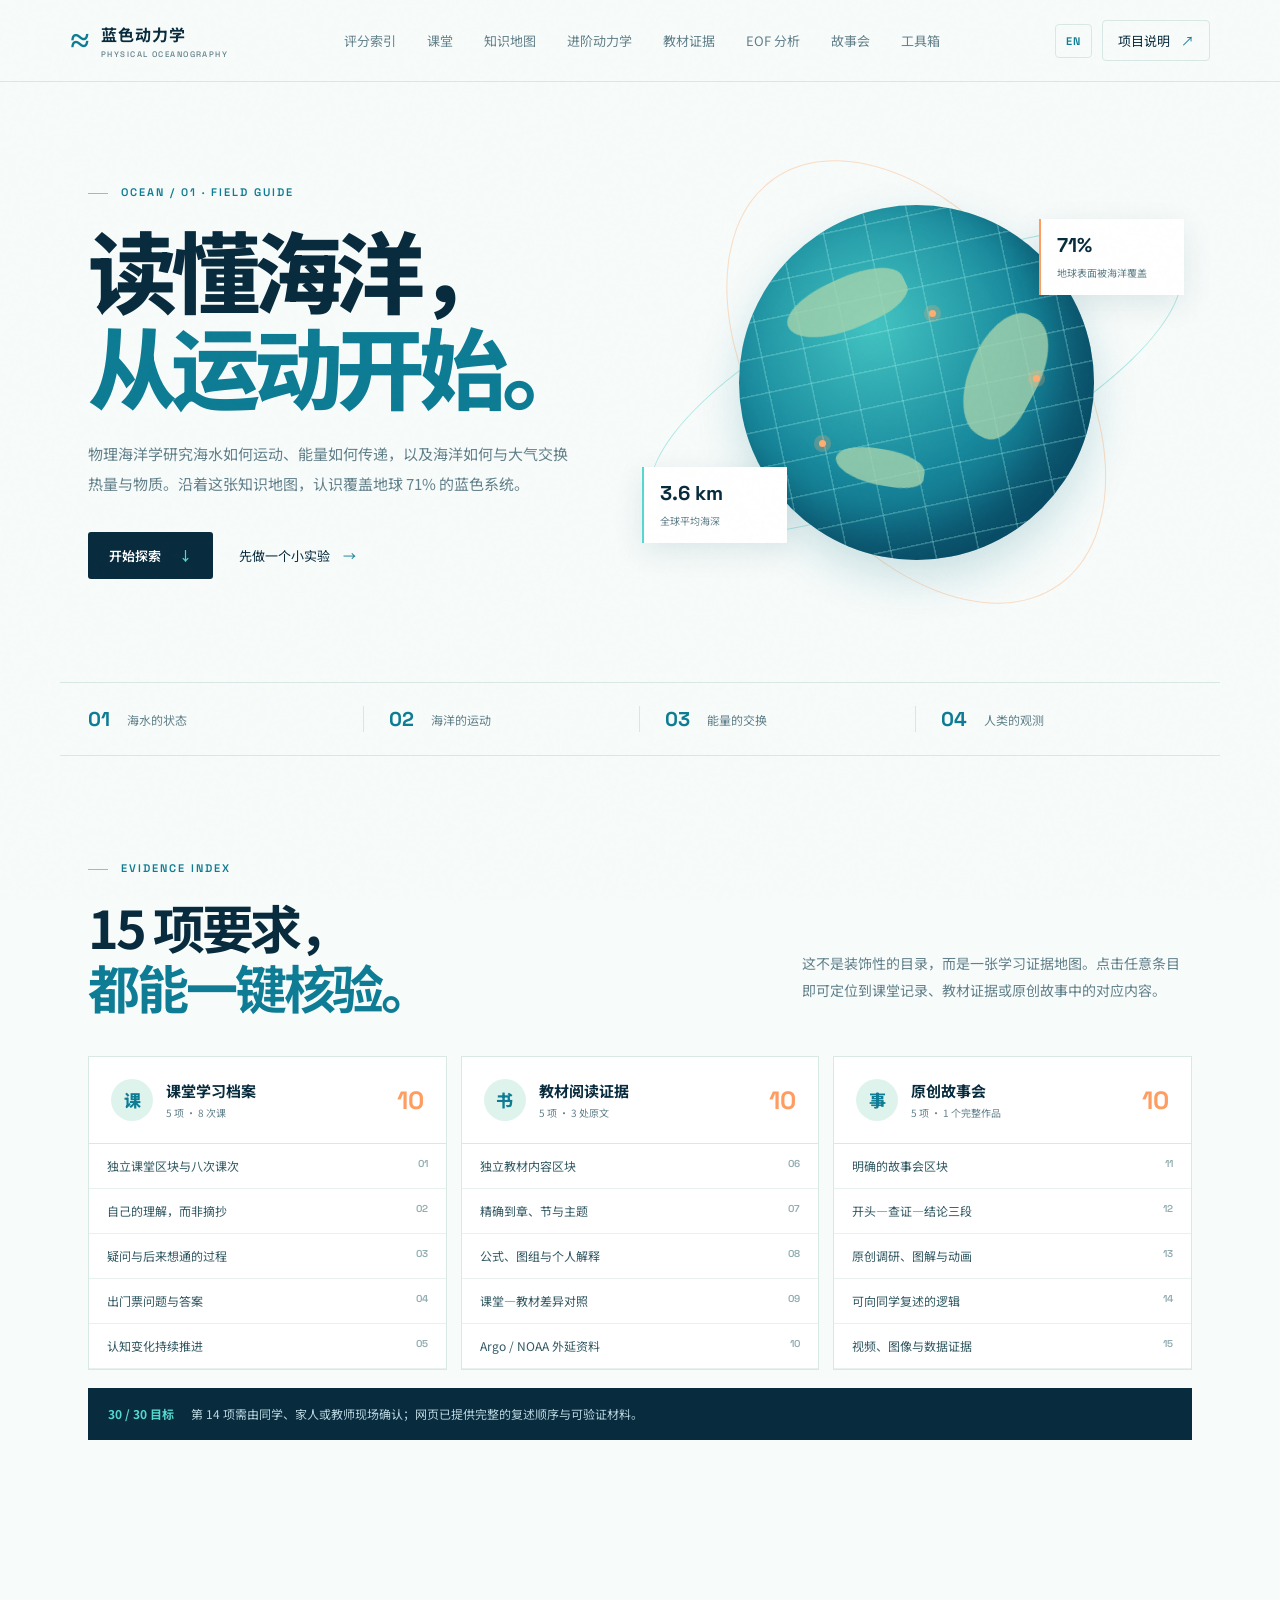
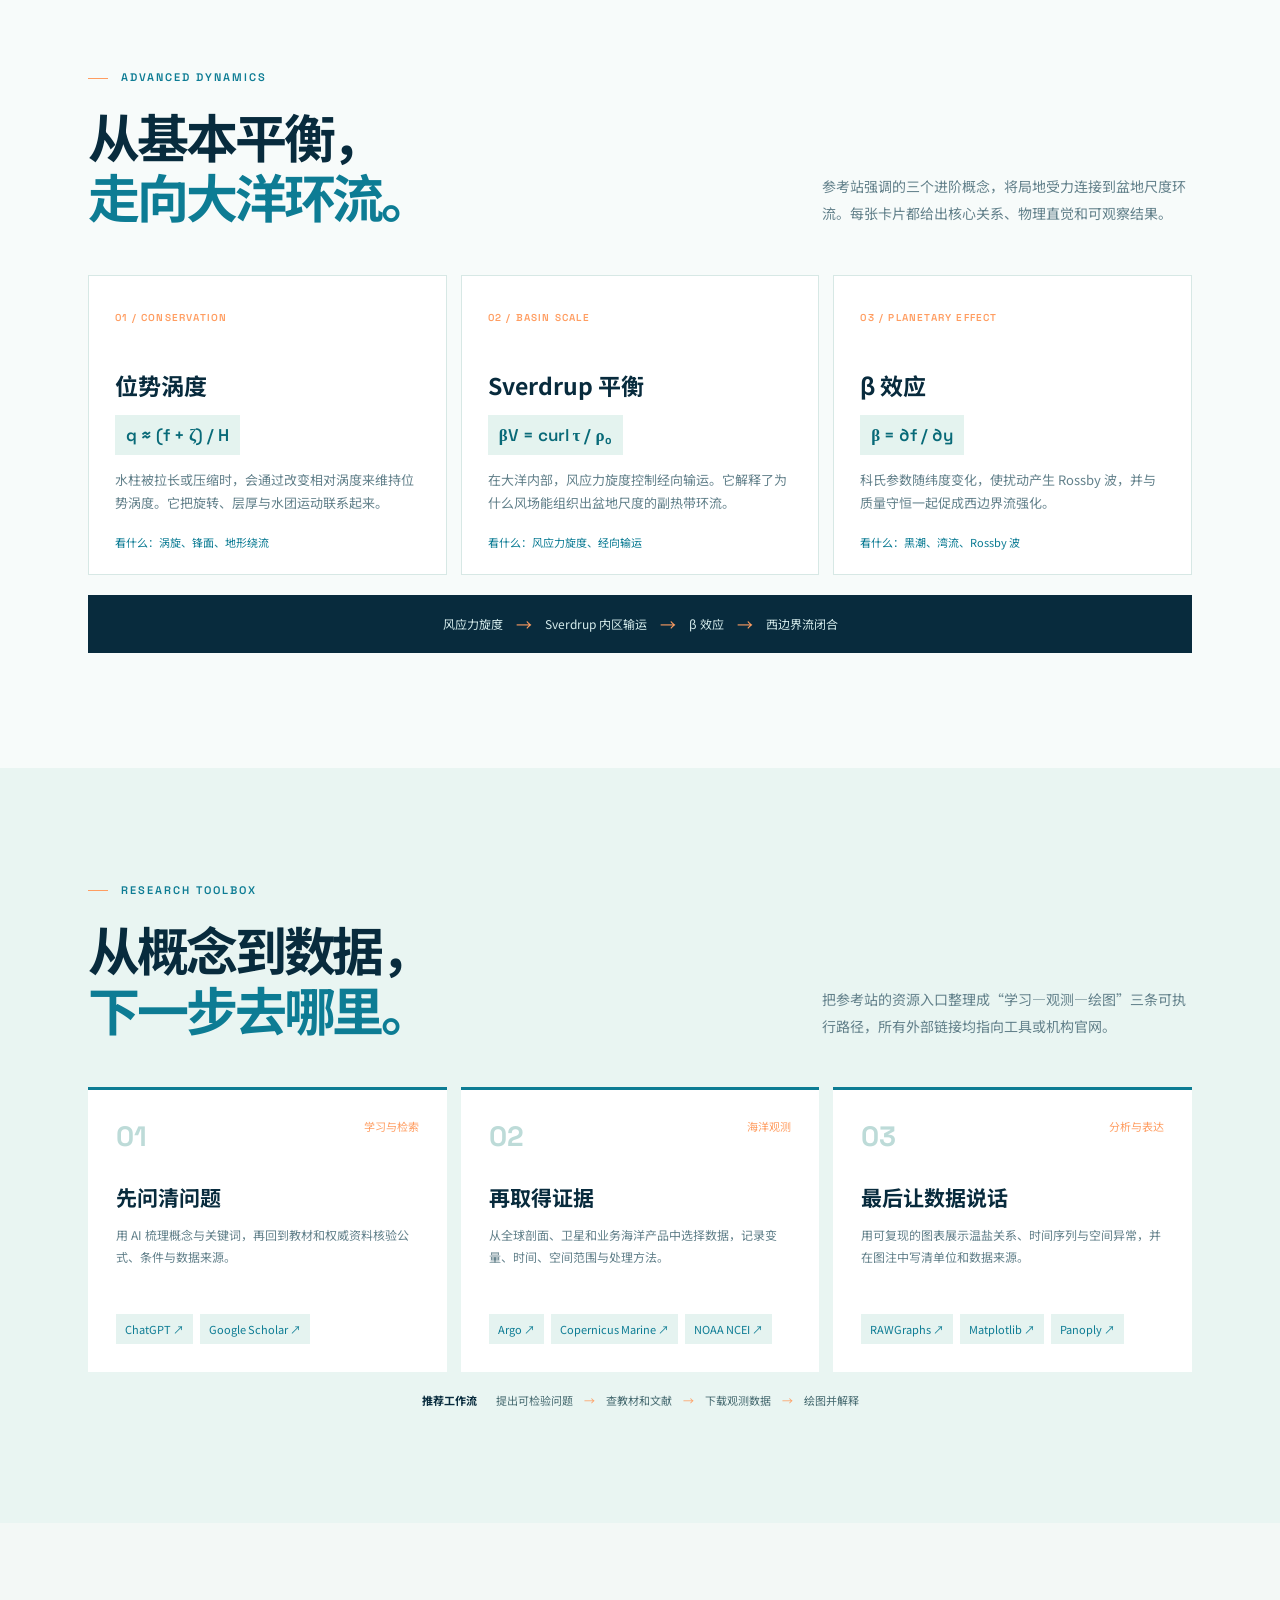
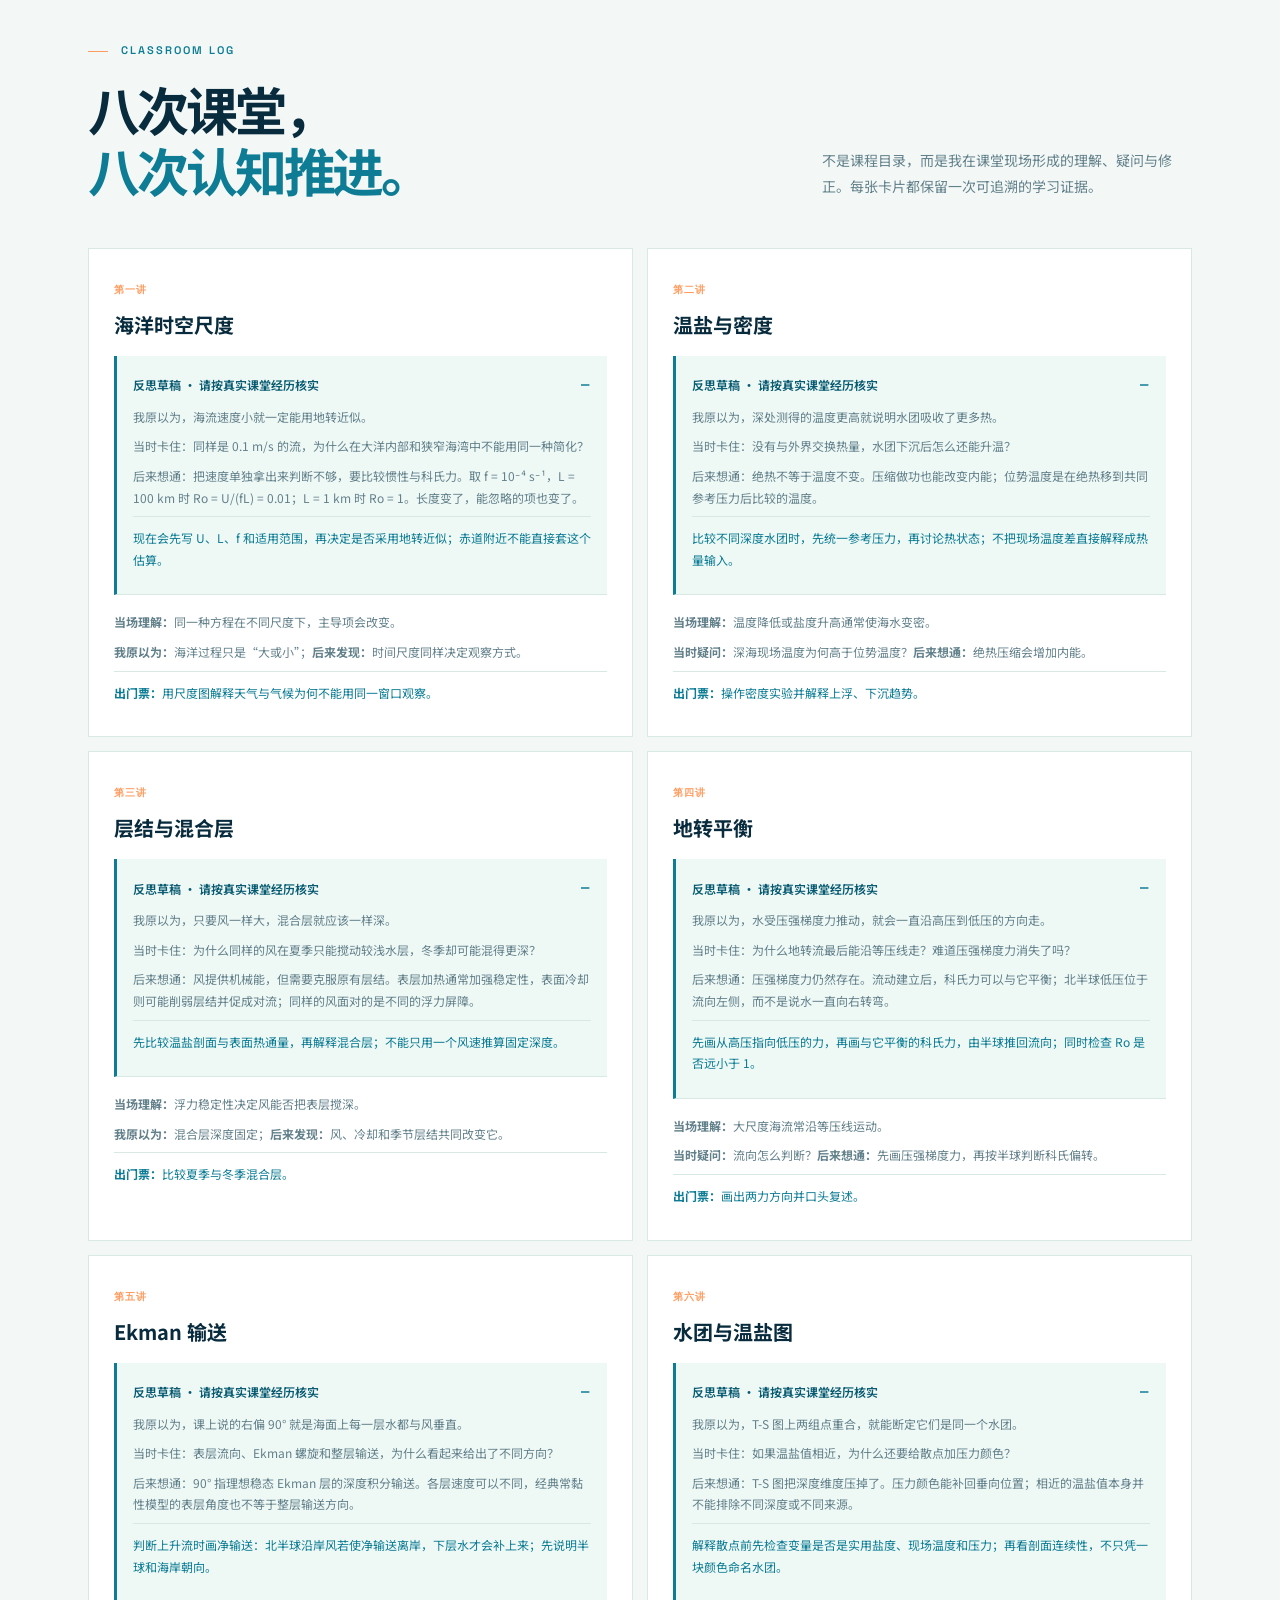
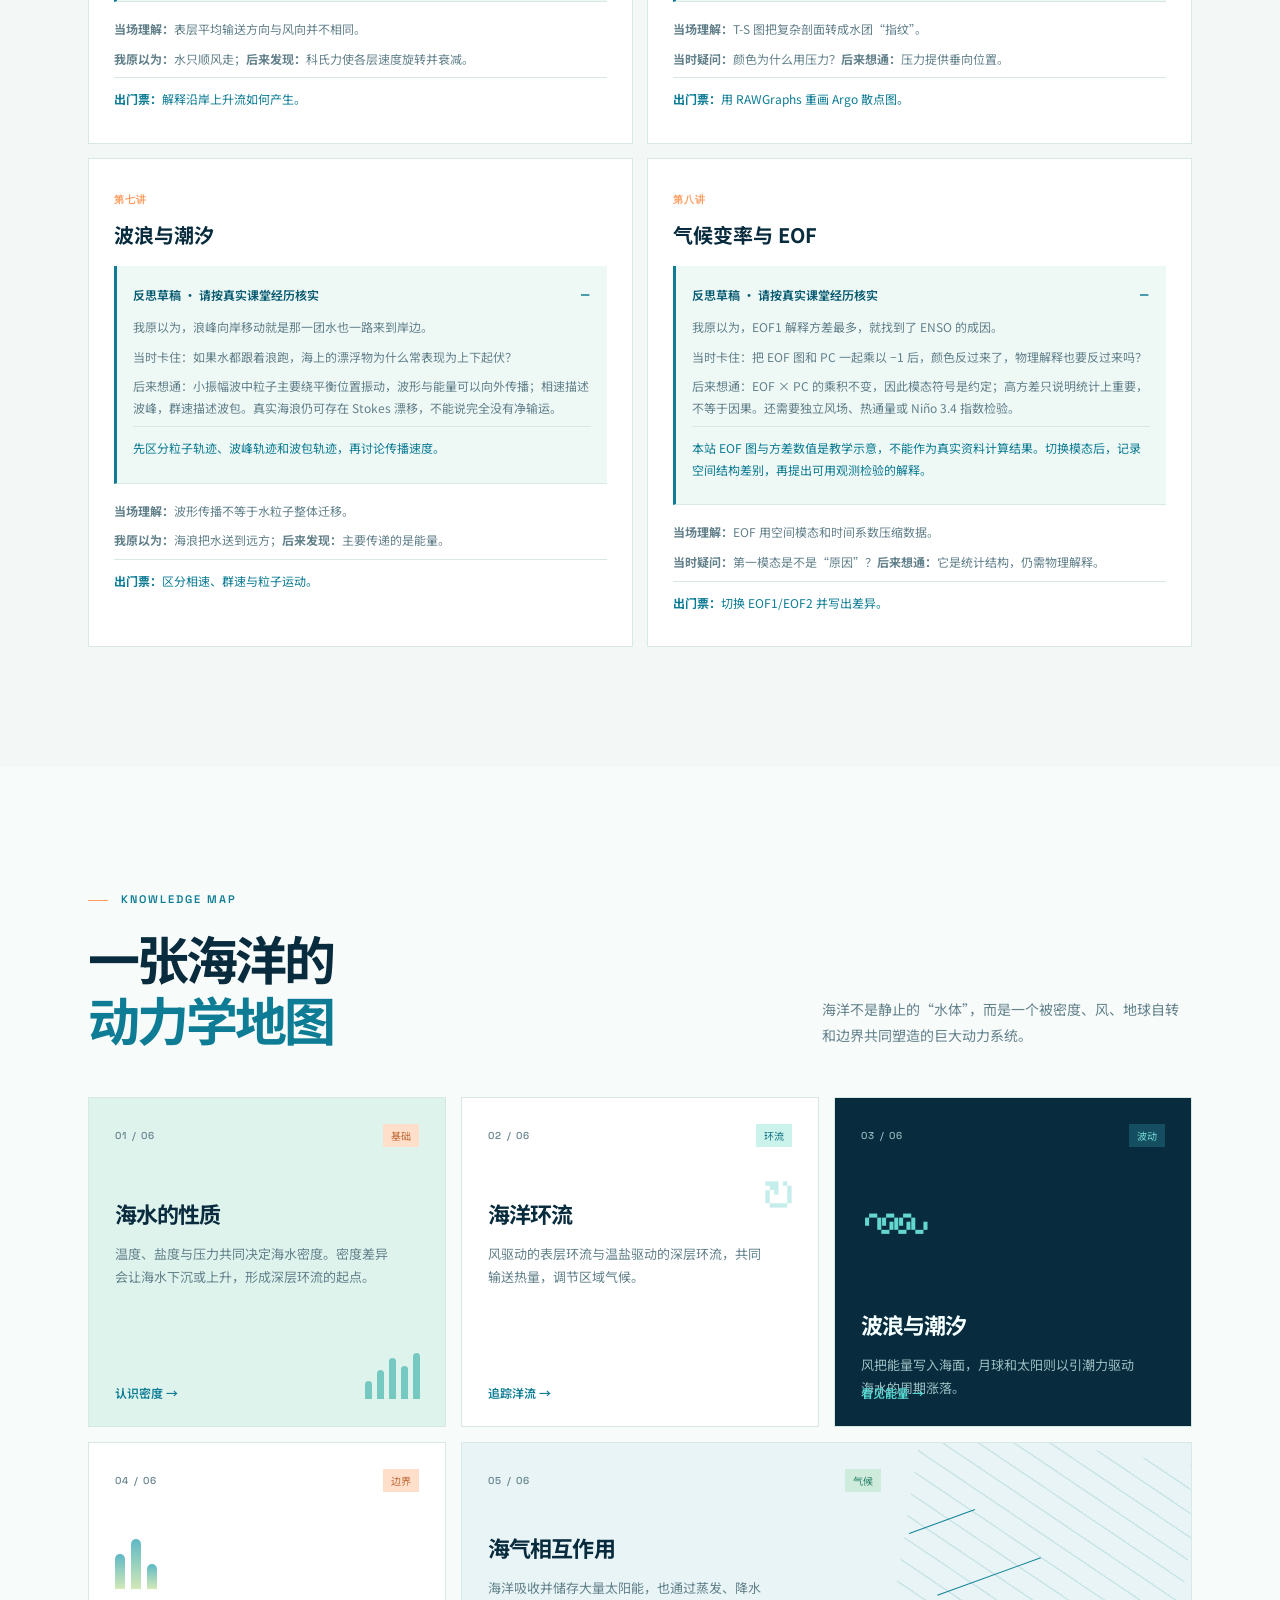
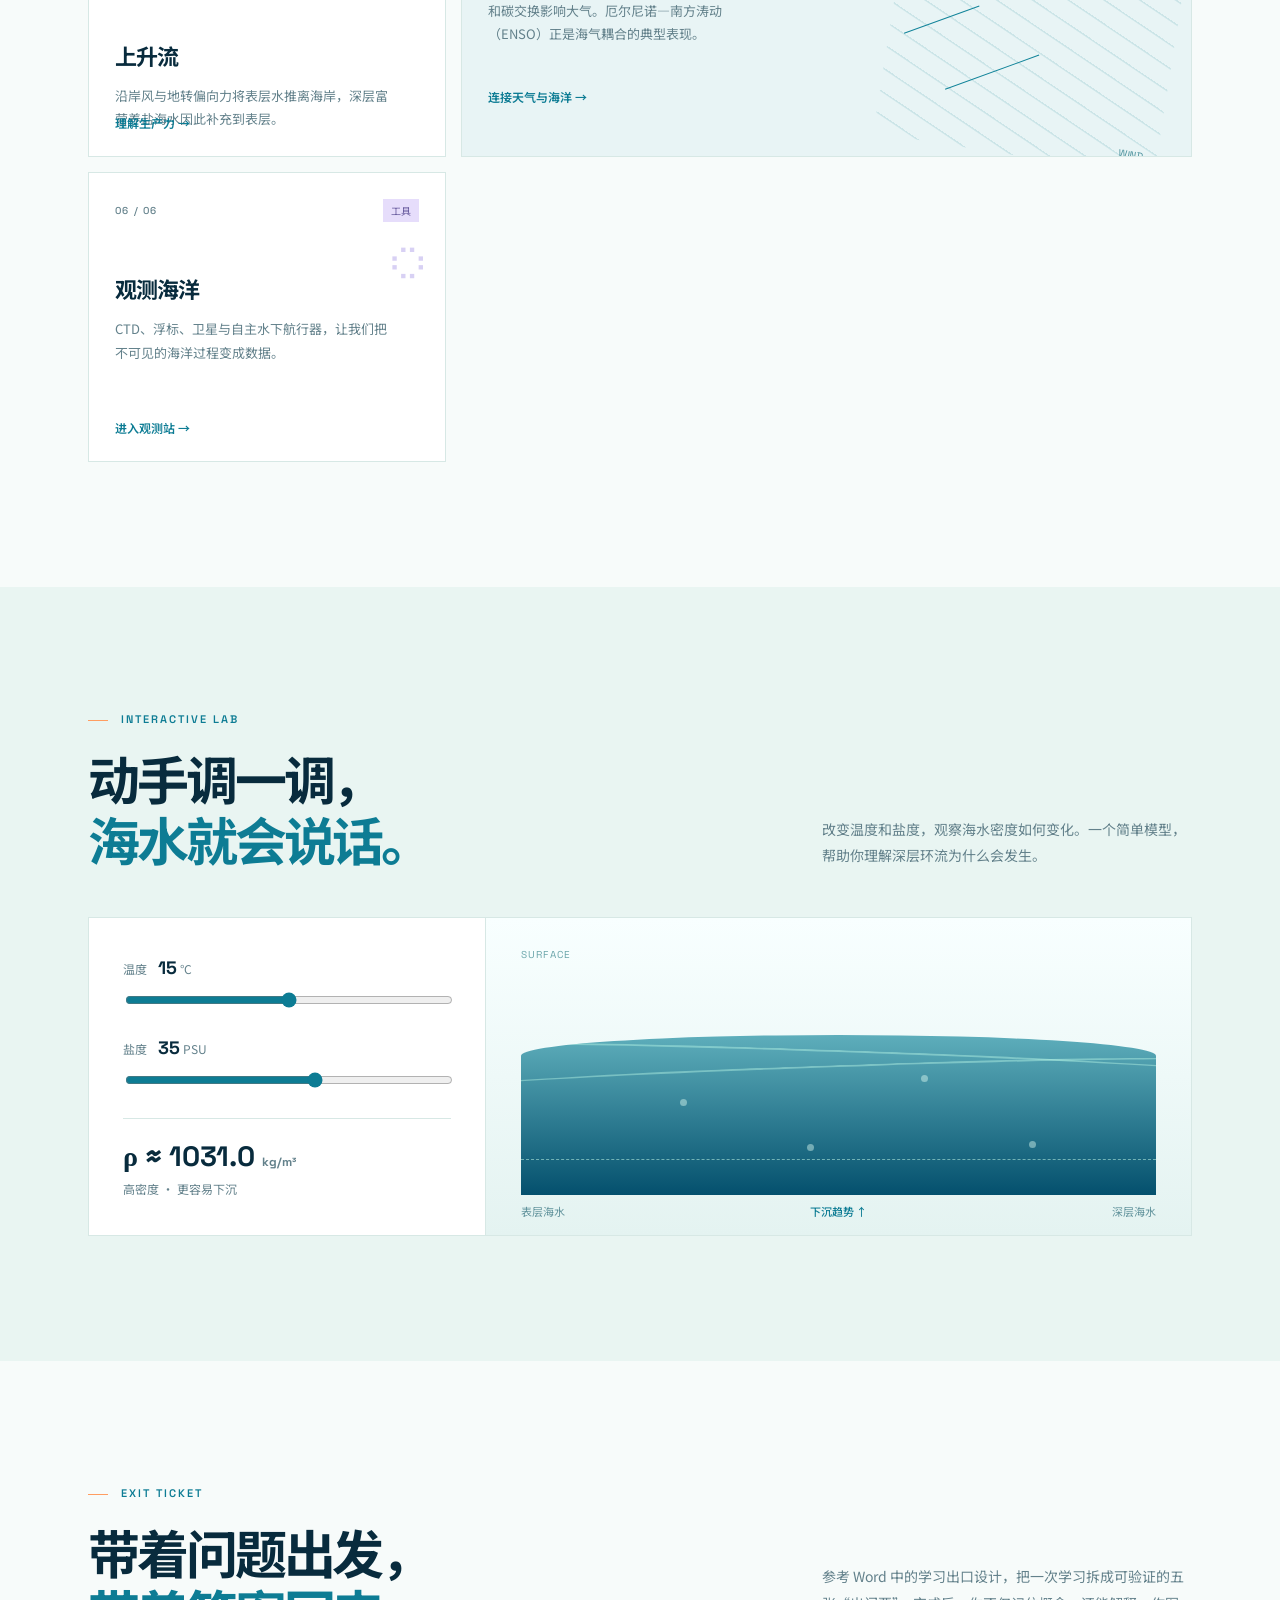
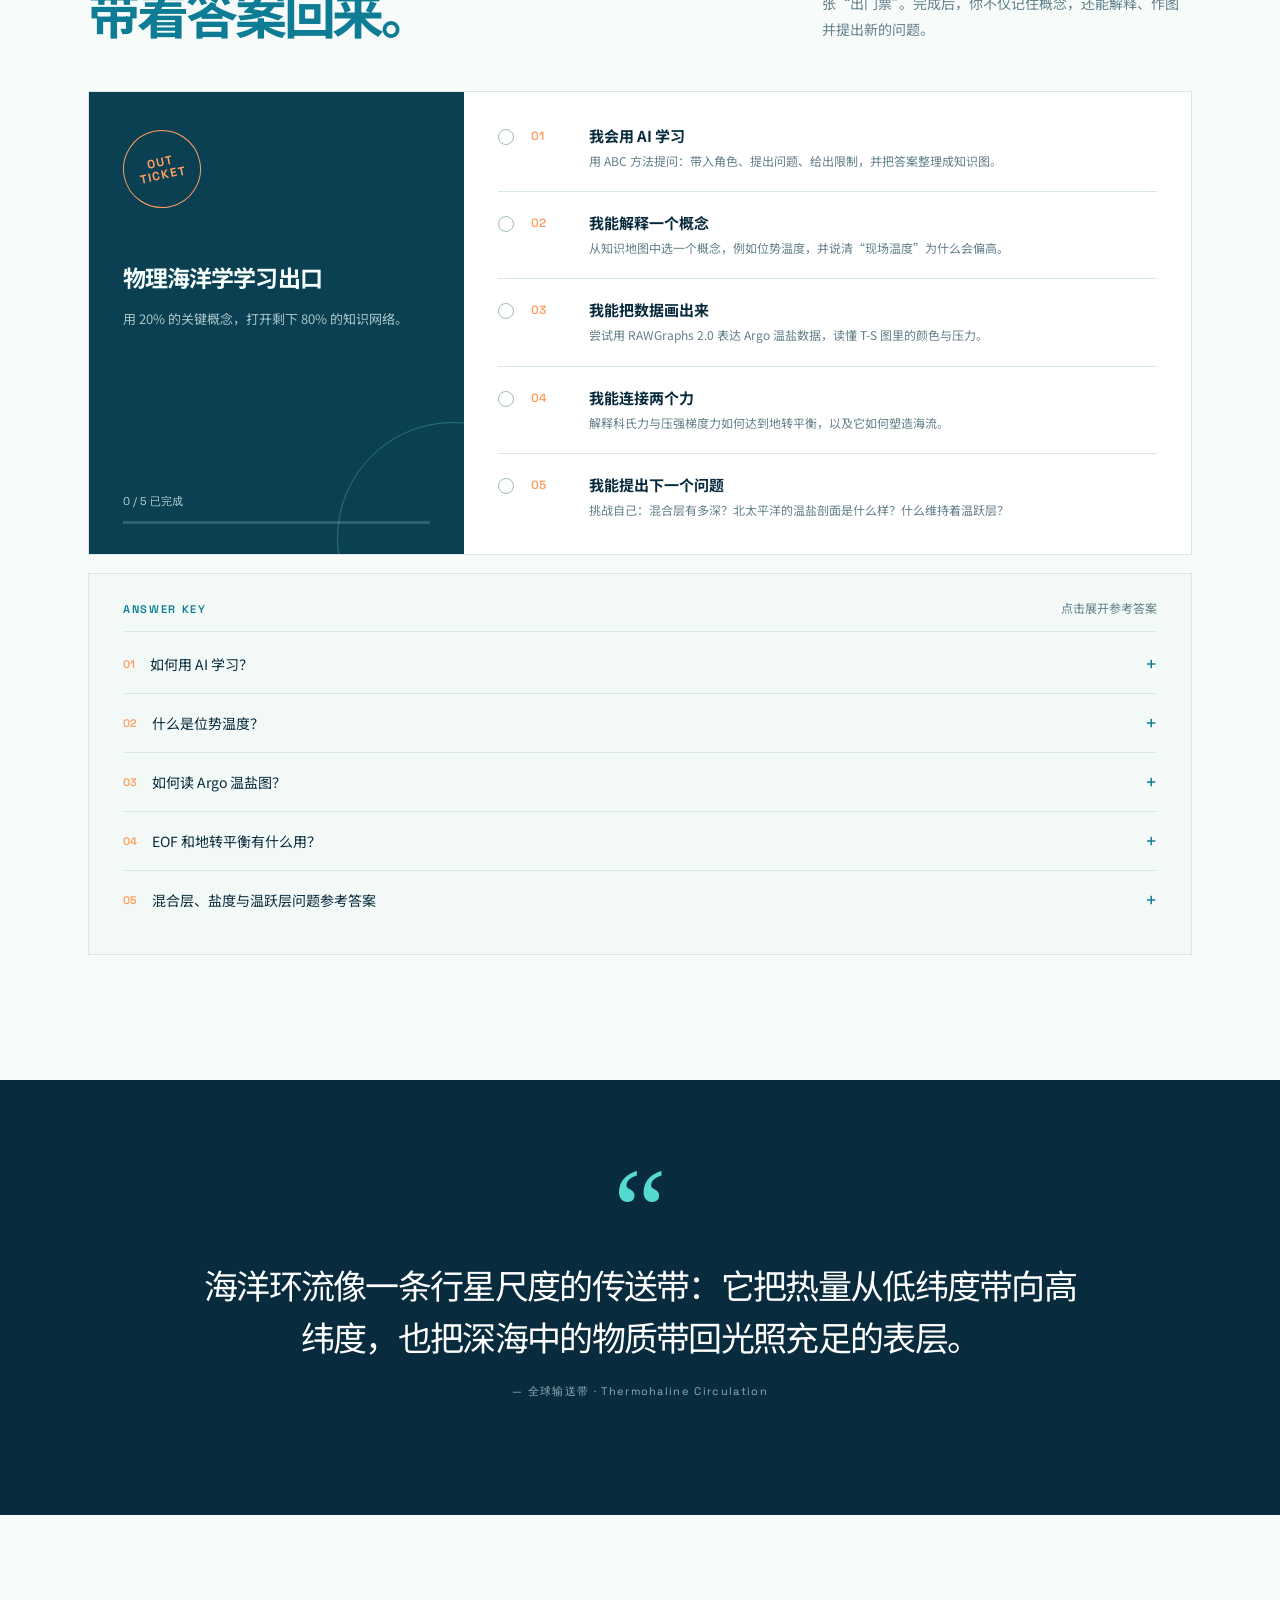
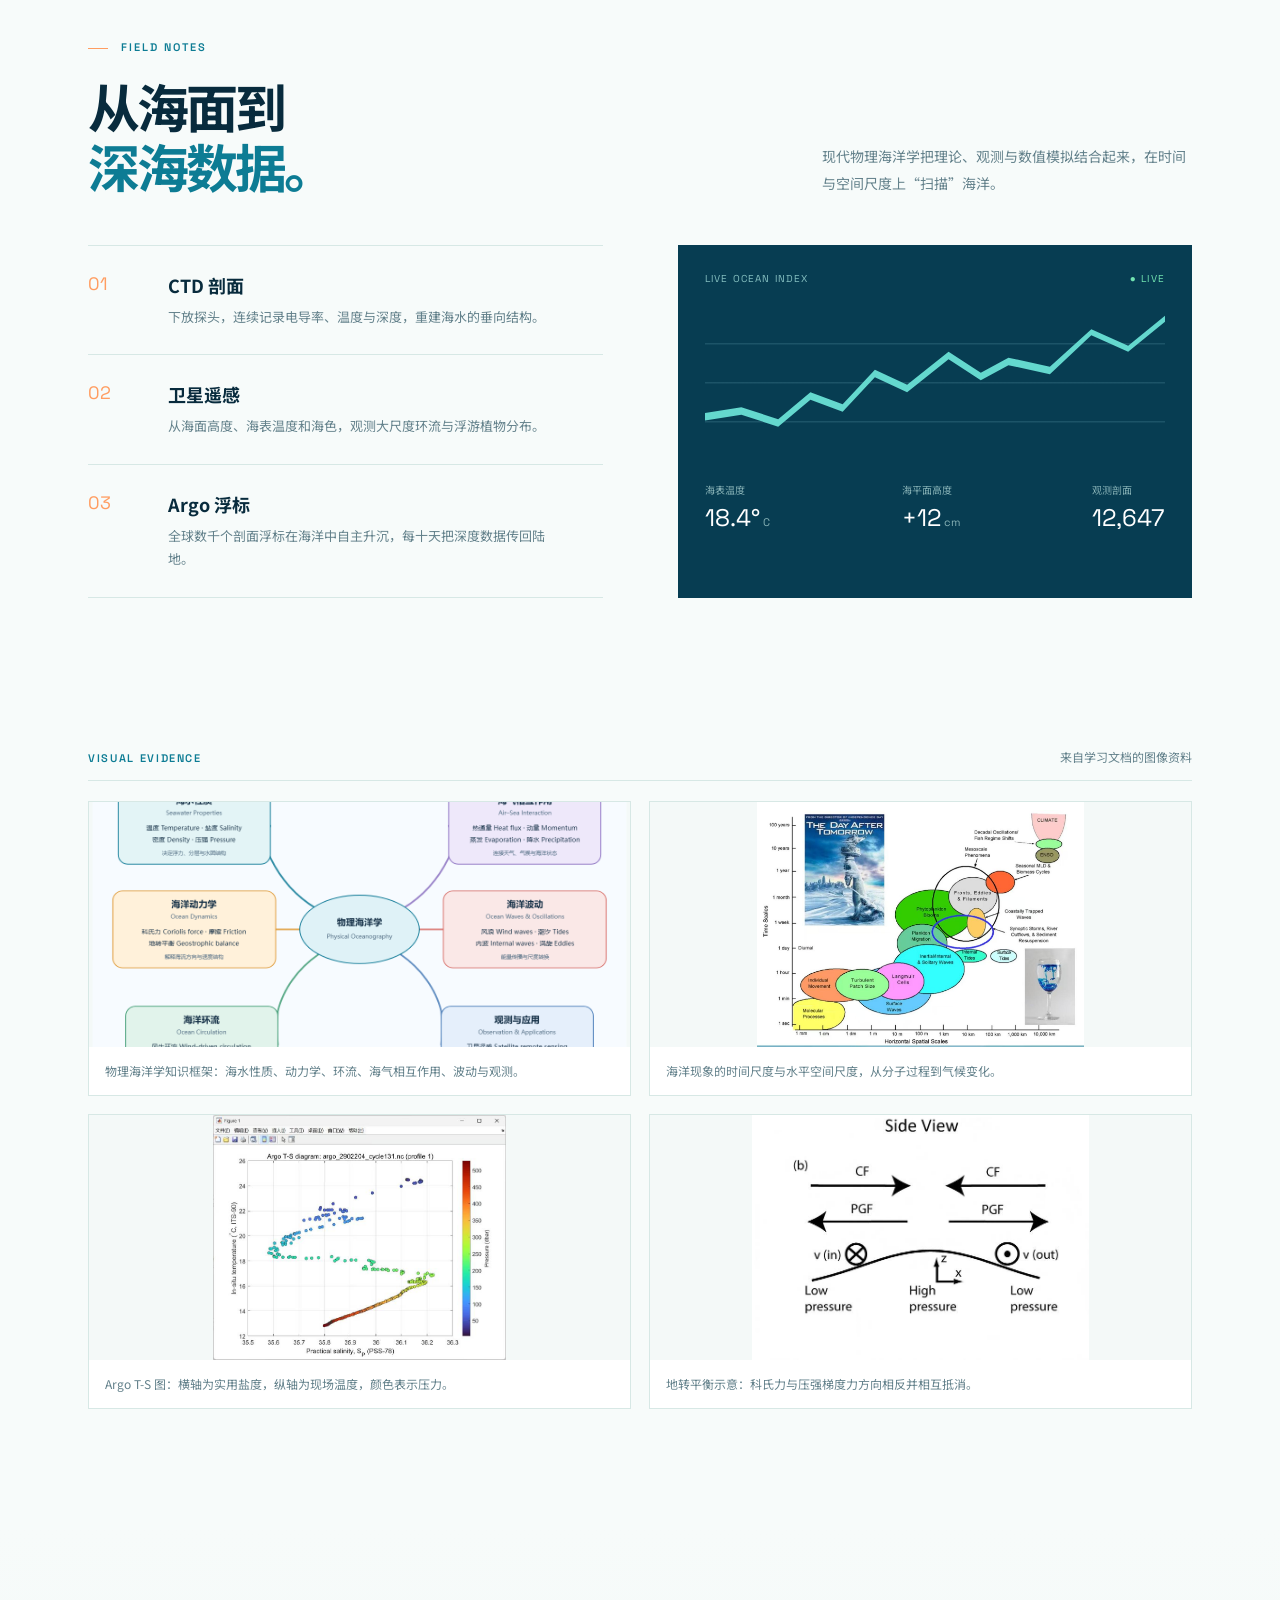
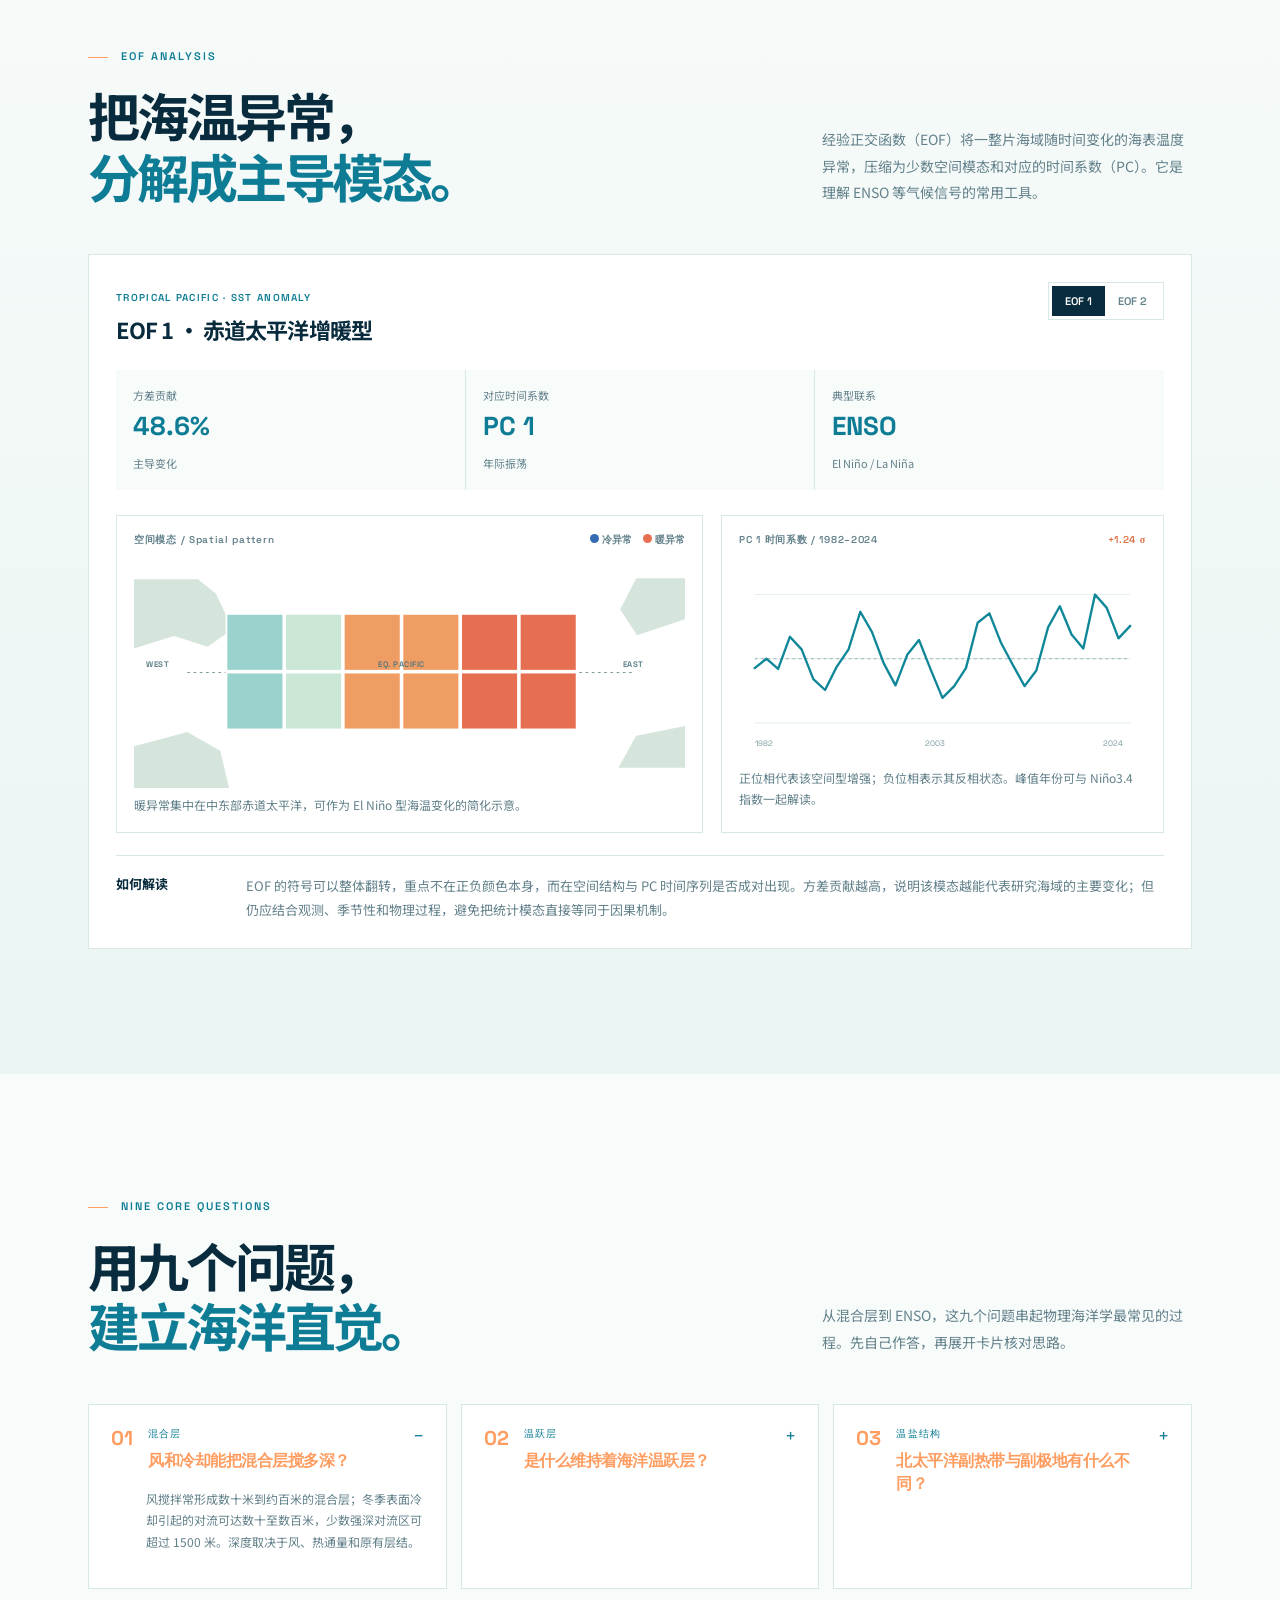
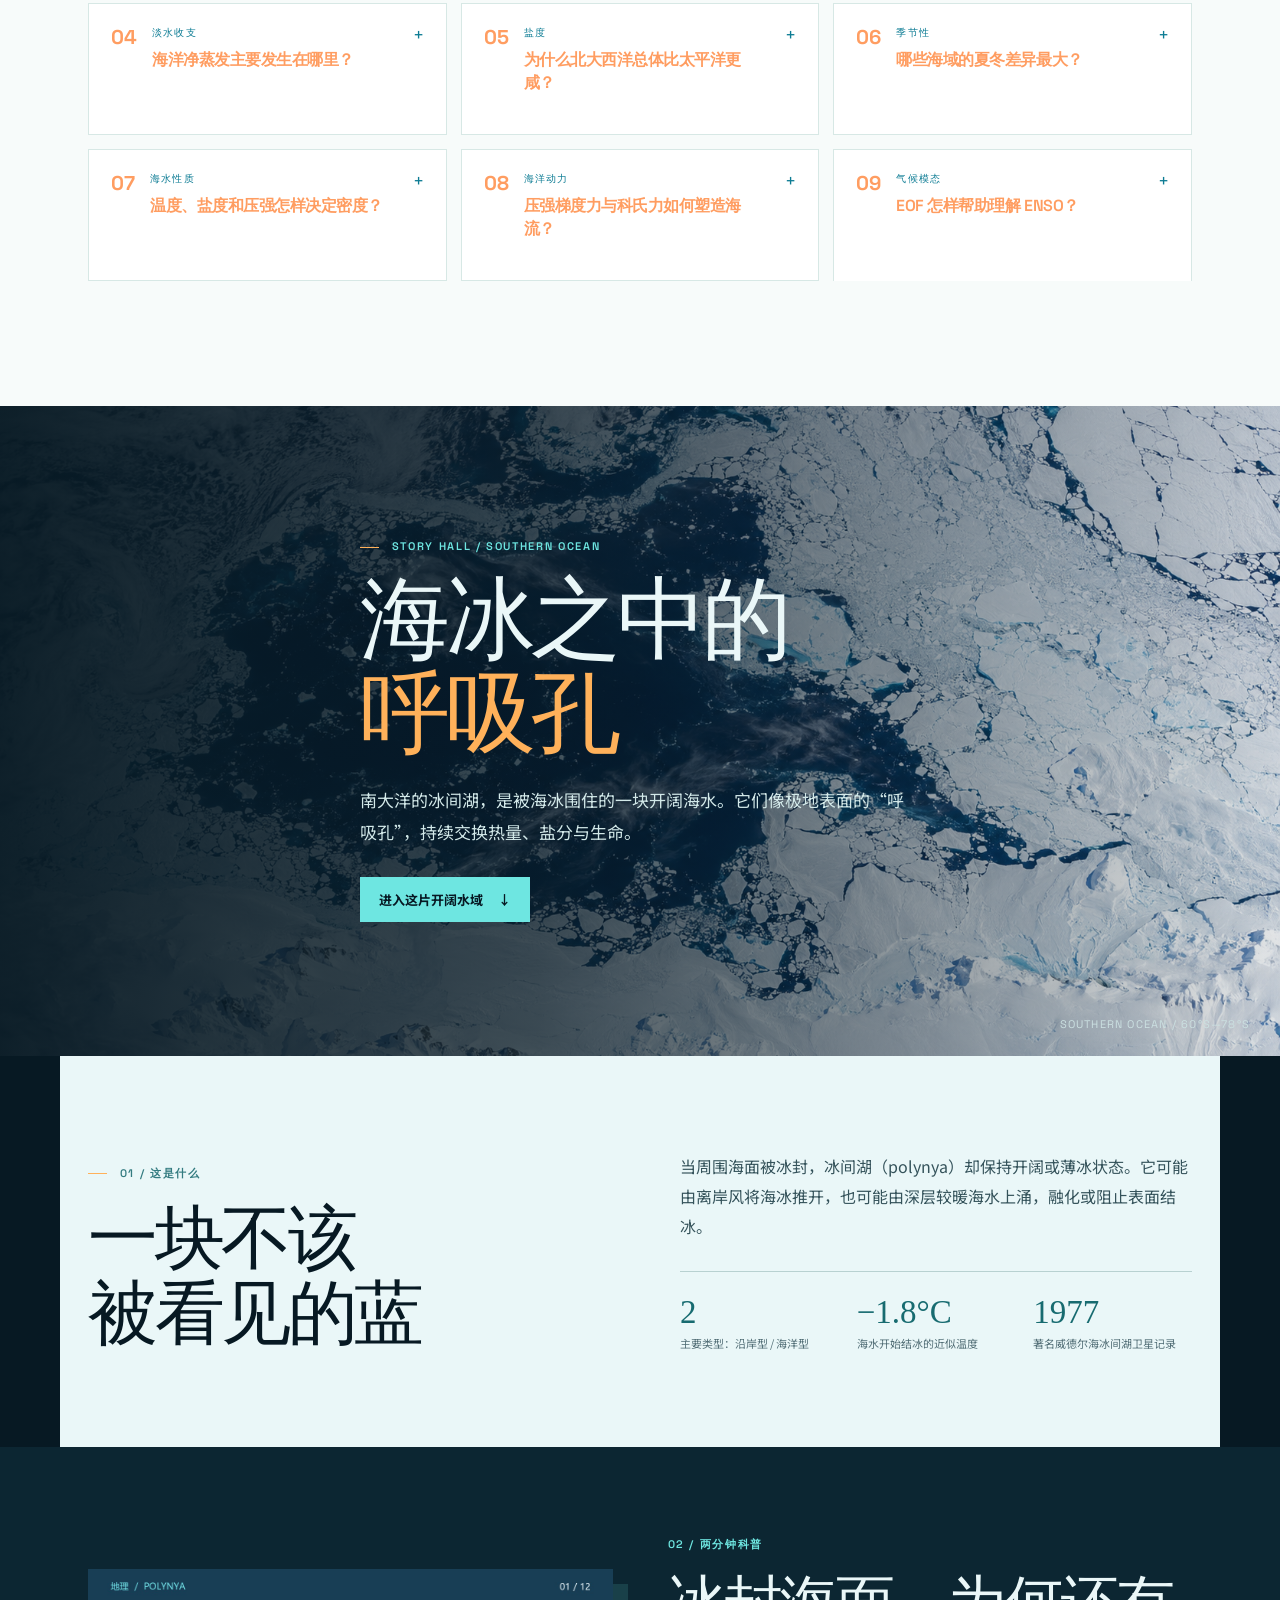
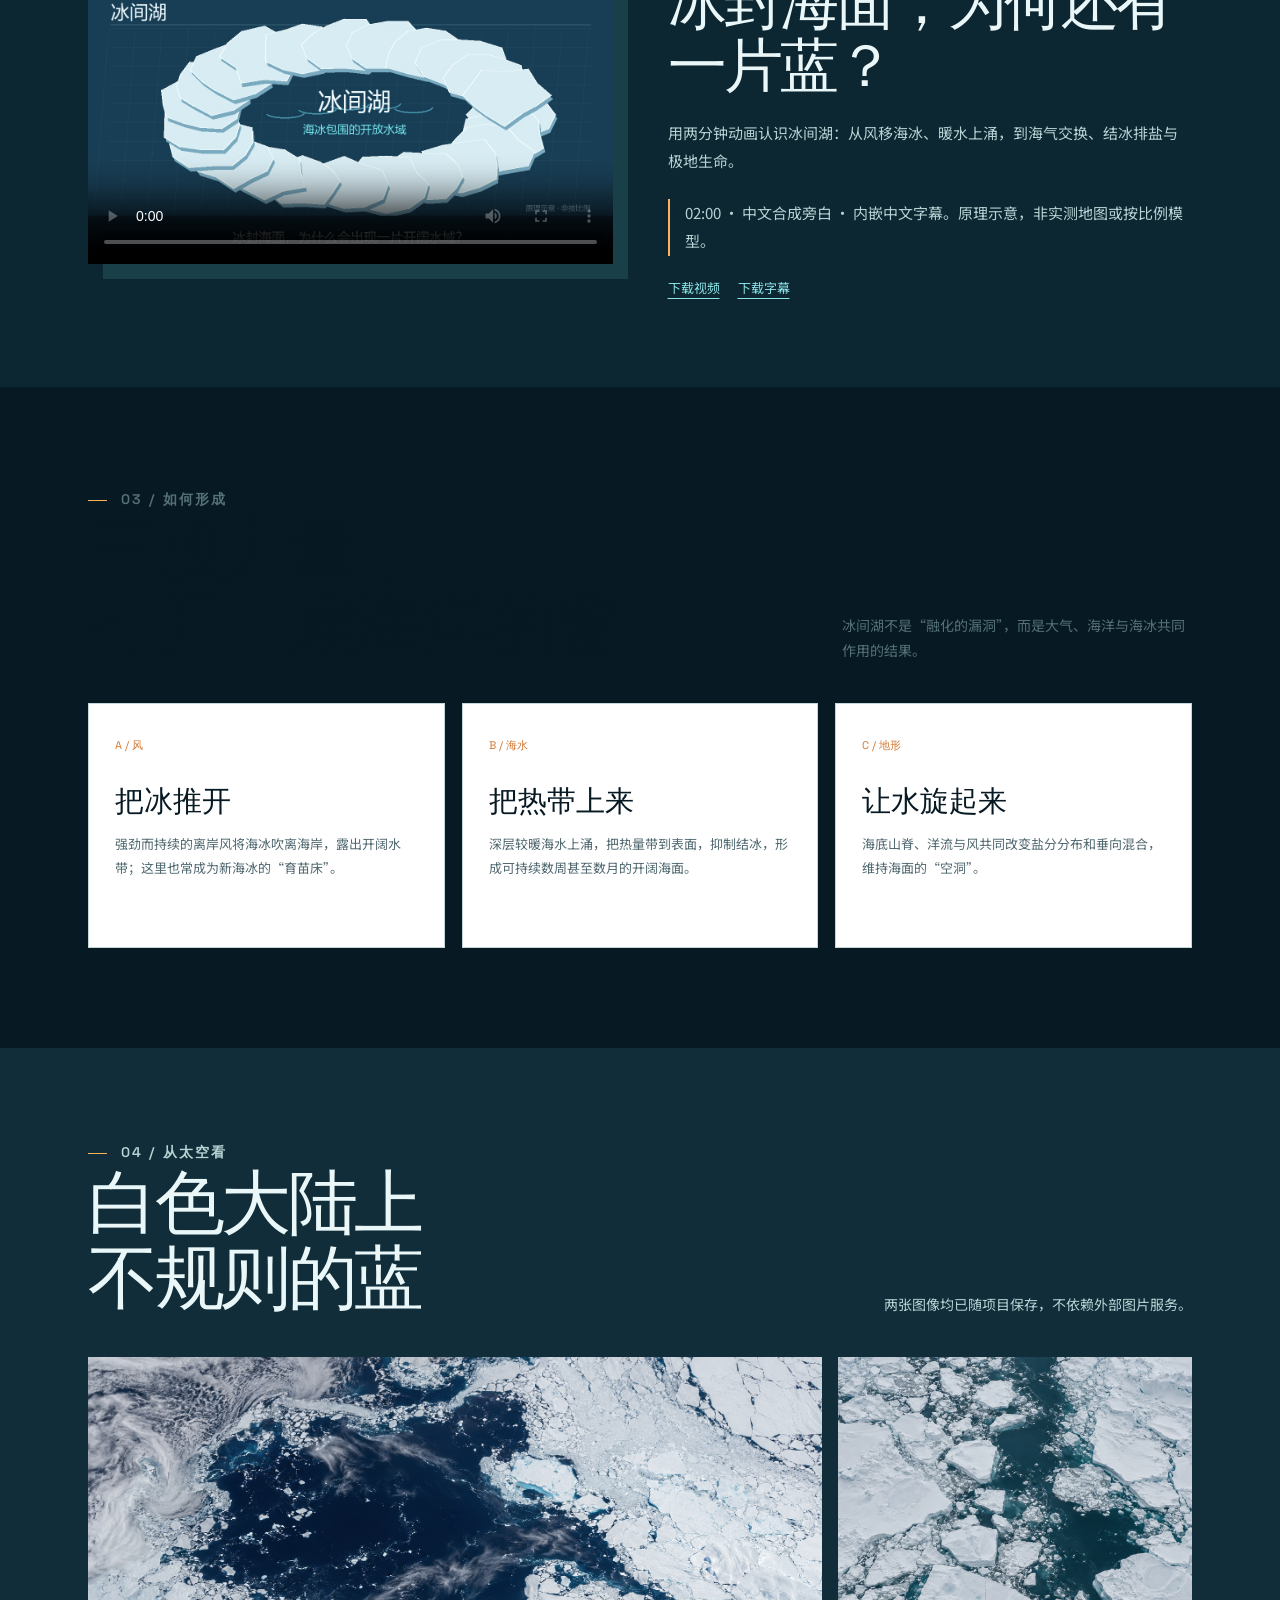
<file: index.html>
<!doctype html>
<html lang="zh-CN">
<head>
  <meta charset="UTF-8" />
  <meta name="viewport" content="width=device-width, initial-scale=1.0" />
  <meta name="description" content="物理海洋学知识介绍：从海水性质到海洋环流、波浪、潮汐与海气相互作用。" />
  <title>蓝色动力学 · 物理海洋学入门</title>
  <link rel="preconnect" href="https://fonts.googleapis.com">
  <link rel="preconnect" href="https://fonts.gstatic.com" crossorigin>
  <link href="https://fonts.googleapis.com/css2?family=Noto+Sans+SC:wght@400;500;600;700;800&family=Space+Grotesk:wght@500;600;700&display=swap" rel="stylesheet">
  <link rel="stylesheet" href="styles.css" />
</head>
<body>
  <div class="noise"></div>
  <header class="topbar">
    <a class="brand" href="#top"><span class="brand-mark">≈</span><span>蓝色动力学<small>PHYSICAL OCEANOGRAPHY</small></span></a>
    <nav>
      <a href="#rubric">评分索引</a><a href="#classroom">课堂</a><a href="#explore">知识地图</a><a href="#advanced">进阶动力学</a><a href="#book-evidence">教材证据</a><a href="#eof">EOF 分析</a><a href="#story">故事会</a><a href="#resources">工具箱</a>
    </nav>
    <div class="header-actions"><a class="language-switch" href="en.html" lang="en">EN</a><a class="github" href="README.md">项目说明 <span>↗</span></a></div>
  </header>

  <main id="top">
    <section class="hero section-wrap">
      <div class="hero-copy">
        <p class="eyebrow"><i></i> OCEAN / 01 · FIELD GUIDE</p>
        <h1>读懂海洋，<br><em>从运动开始。</em></h1>
        <p class="lede">物理海洋学研究海水如何运动、能量如何传递，以及海洋如何与大气交换热量与物质。沿着这张知识地图，认识覆盖地球 71% 的蓝色系统。</p>
        <div class="hero-actions"><a class="primary" href="#explore">开始探索 <span>↓</span></a><a class="text-link" href="#lab">先做一个小实验 <span>→</span></a></div>
      </div>
      <div class="hero-visual" aria-label="海洋环流示意图">
        <div class="orbital orbital-a"></div><div class="orbital orbital-b"></div>
        <div class="globe"><div class="globe-grid"></div><div class="continent c1"></div><div class="continent c2"></div><div class="continent c3"></div><span class="globe-dot d1"></span><span class="globe-dot d2"></span><span class="globe-dot d3"></span></div>
        <div class="float-note note-a"><b>71%</b><span>地球表面被海洋覆盖</span></div><div class="float-note note-b"><b>3.6 km</b><span>全球平均海深</span></div>
      </div>
    </section>

    <section class="stats section-wrap"><div><b>01</b><span>海水的状态</span></div><div><b>02</b><span>海洋的运动</span></div><div><b>03</b><span>能量的交换</span></div><div><b>04</b><span>人类的观测</span></div></section>
    <section id="rubric" class="rubric section-wrap"><div class="rubric-lead"><div><p class="eyebrow"><i></i> EVIDENCE INDEX</p><h2>15 项要求，<br><em>都能一键核验。</em></h2></div><p>这不是装饰性的目录，而是一张学习证据地图。点击任意条目即可定位到课堂记录、教材证据或原创故事中的对应内容。</p></div><div class="rubric-groups">
      <article><header><span>课</span><div><b>课堂学习档案</b><small>5 项 · 8 次课</small></div><strong>10</strong></header><a href="#classroom">独立课堂区块与八次课次 <span>01</span></a><a href="#classroom">自己的理解，而非摘抄 <span>02</span></a><a href="#classroom">疑问与后来想通的过程 <span>03</span></a><a href="#ticket">出门票问题与答案 <span>04</span></a><a href="#classroom">认知变化持续推进 <span>05</span></a></article>
      <article><header><span>书</span><div><b>教材阅读证据</b><small>5 项 · 3 处原文</small></div><strong>10</strong></header><a href="#textbook">独立教材内容区块 <span>06</span></a><a href="#book-evidence">精确到章、节与主题 <span>07</span></a><a href="#book-evidence">公式、图组与个人解释 <span>08</span></a><a href="#book-evidence">课堂—教材差异对照 <span>09</span></a><a href="#book-evidence">Argo / NOAA 外延资料 <span>10</span></a></article>
      <article><header><span>事</span><div><b>原创故事会</b><small>5 项 · 1 个完整作品</small></div><strong>10</strong></header><a href="#story">明确的故事会区块 <span>11</span></a><a href="#story">开头—查证—结论三段 <span>12</span></a><a href="#polynya-film">原创调研、图解与动画 <span>13</span></a><a href="#story">可向同学复述的逻辑 <span>14</span></a><a href="#polynya-film">视频、图像与数据证据 <span>15</span></a></article>
    </div><p class="rubric-note"><span>30 / 30 目标</span> 第 14 项需由同学、家人或教师现场确认；网页已提供完整的复述顺序与可验证材料。</p></section>
    <section id="advanced" class="advanced section-wrap"><div class="section-heading"><div><p class="eyebrow"><i></i> ADVANCED DYNAMICS</p><h2>从基本平衡，<br><em>走向大洋环流。</em></h2></div><p>参考站强调的三个进阶概念，将局地受力连接到盆地尺度环流。每张卡片都给出核心关系、物理直觉和可观察结果。</p></div><div class="advanced-grid">
      <article><span>01 / CONSERVATION</span><h3>位势涡度</h3><div class="advanced-formula">q ≈ (f + ζ) / H</div><p>水柱被拉长或压缩时，会通过改变相对涡度来维持位势涡度。它把旋转、层厚与水团运动联系起来。</p><small>看什么：涡旋、锋面、地形绕流</small></article>
      <article><span>02 / BASIN SCALE</span><h3>Sverdrup 平衡</h3><div class="advanced-formula">βV = curl τ / ρ₀</div><p>在大洋内部，风应力旋度控制经向输运。它解释了为什么风场能组织出盆地尺度的副热带环流。</p><small>看什么：风应力旋度、经向输运</small></article>
      <article><span>03 / PLANETARY EFFECT</span><h3>β 效应</h3><div class="advanced-formula">β = ∂f / ∂y</div><p>科氏参数随纬度变化，使扰动产生 Rossby 波，并与质量守恒一起促成西边界流强化。</p><small>看什么：黑潮、湾流、Rossby 波</small></article>
    </div><div class="concept-chain"><span>风应力旋度</span><i>→</i><span>Sverdrup 内区输运</span><i>→</i><span>β 效应</span><i>→</i><span>西边界流闭合</span></div></section>
    <section id="resources" class="resource-hub"><div class="section-wrap"><div class="section-heading"><div><p class="eyebrow"><i></i> RESEARCH TOOLBOX</p><h2>从概念到数据，<br><em>下一步去哪里。</em></h2></div><p>把参考站的资源入口整理成“学习—观测—绘图”三条可执行路径，所有外部链接均指向工具或机构官网。</p></div><div class="resource-grid">
      <article><b>01</b><span>学习与检索</span><h3>先问清问题</h3><p>用 AI 梳理概念与关键词，再回到教材和权威资料核验公式、条件与数据来源。</p><div><a href="https://chatgpt.com/" target="_blank" rel="noreferrer">ChatGPT ↗</a><a href="https://scholar.google.com/" target="_blank" rel="noreferrer">Google Scholar ↗</a></div></article>
      <article><b>02</b><span>海洋观测</span><h3>再取得证据</h3><p>从全球剖面、卫星和业务海洋产品中选择数据，记录变量、时间、空间范围与处理方法。</p><div><a href="https://argo.ucsd.edu/data/" target="_blank" rel="noreferrer">Argo ↗</a><a href="https://marine.copernicus.eu/" target="_blank" rel="noreferrer">Copernicus Marine ↗</a><a href="https://www.ncei.noaa.gov/" target="_blank" rel="noreferrer">NOAA NCEI ↗</a></div></article>
      <article><b>03</b><span>分析与表达</span><h3>最后让数据说话</h3><p>用可复现的图表展示温盐关系、时间序列与空间异常，并在图注中写清单位和数据来源。</p><div><a href="https://www.rawgraphs.io/" target="_blank" rel="noreferrer">RAWGraphs ↗</a><a href="https://matplotlib.org/" target="_blank" rel="noreferrer">Matplotlib ↗</a><a href="https://www.giss.nasa.gov/tools/panoply/" target="_blank" rel="noreferrer">Panoply ↗</a></div></article>
    </div><div class="workflow-line"><b>推荐工作流</b><span>提出可检验问题</span><i>→</i><span>查教材和文献</span><i>→</i><span>下载观测数据</span><i>→</i><span>绘图并解释</span></div></div></section>
    <section id="classroom" class="classroom section-wrap"><div class="section-heading"><div><p class="eyebrow"><i></i> CLASSROOM LOG</p><h2>八次课堂，<br><em>八次认知推进。</em></h2></div><p>不是课程目录，而是我在课堂现场形成的理解、疑问与修正。每张卡片都保留一次可追溯的学习证据。</p></div><div class="lesson-grid">
      <article><span>第一讲</span><h3>海洋时空尺度</h3><details class="reflection-record" open style="margin:16px 0;padding:16px;border-left:3px solid #0d7c94;background:#eef8f5"><summary style="cursor:pointer;font-weight:600;font-size:12px;color:#075a71">反思草稿 · 请按真实课堂经历核实</summary><p>我原以为，海流速度小就一定能用地转近似。</p><p>当时卡住：同样是 0.1 m/s 的流，为什么在大洋内部和狭窄海湾中不能用同一种简化？</p><p>后来想通：把速度单独拿出来判断不够，要比较惯性与科氏力。取 f = 10⁻⁴ s⁻¹，L = 100 km 时 Ro = U/(fL) = 0.01；L = 1 km 时 Ro = 1。长度变了，能忽略的项也变了。</p><p>现在会先写 U、L、f 和适用范围，再决定是否采用地转近似；赤道附近不能直接套这个估算。</p></details><p><b>当场理解：</b>同一种方程在不同尺度下，主导项会改变。</p><p><b>我原以为：</b>海洋过程只是“大或小”；<b>后来发现：</b>时间尺度同样决定观察方式。</p><p><b>出门票：</b>用尺度图解释天气与气候为何不能用同一窗口观察。</p></article>
      <article><span>第二讲</span><h3>温盐与密度</h3><details class="reflection-record" open style="margin:16px 0;padding:16px;border-left:3px solid #0d7c94;background:#eef8f5"><summary style="cursor:pointer;font-weight:600;font-size:12px;color:#075a71">反思草稿 · 请按真实课堂经历核实</summary><p>我原以为，深处测得的温度更高就说明水团吸收了更多热。</p><p>当时卡住：没有与外界交换热量，水团下沉后怎么还能升温？</p><p>后来想通：绝热不等于温度不变。压缩做功也能改变内能；位势温度是在绝热移到共同参考压力后比较的温度。</p><p>比较不同深度水团时，先统一参考压力，再讨论热状态；不把现场温度差直接解释成热量输入。</p></details><p><b>当场理解：</b>温度降低或盐度升高通常使海水变密。</p><p><b>当时疑问：</b>深海现场温度为何高于位势温度？<b>后来想通：</b>绝热压缩会增加内能。</p><p><b>出门票：</b>操作密度实验并解释上浮、下沉趋势。</p></article>
      <article><span>第三讲</span><h3>层结与混合层</h3><details class="reflection-record" open style="margin:16px 0;padding:16px;border-left:3px solid #0d7c94;background:#eef8f5"><summary style="cursor:pointer;font-weight:600;font-size:12px;color:#075a71">反思草稿 · 请按真实课堂经历核实</summary><p>我原以为，只要风一样大，混合层就应该一样深。</p><p>当时卡住：为什么同样的风在夏季只能搅动较浅水层，冬季却可能混得更深？</p><p>后来想通：风提供机械能，但需要克服原有层结。表层加热通常加强稳定性，表面冷却则可能削弱层结并促成对流；同样的风面对的是不同的浮力屏障。</p><p>先比较温盐剖面与表面热通量，再解释混合层；不能只用一个风速推算固定深度。</p></details><p><b>当场理解：</b>浮力稳定性决定风能否把表层搅深。</p><p><b>我原以为：</b>混合层深度固定；<b>后来发现：</b>风、冷却和季节层结共同改变它。</p><p><b>出门票：</b>比较夏季与冬季混合层。</p></article>
      <article><span>第四讲</span><h3>地转平衡</h3><details class="reflection-record" open style="margin:16px 0;padding:16px;border-left:3px solid #0d7c94;background:#eef8f5"><summary style="cursor:pointer;font-weight:600;font-size:12px;color:#075a71">反思草稿 · 请按真实课堂经历核实</summary><p>我原以为，水受压强梯度力推动，就会一直沿高压到低压的方向走。</p><p>当时卡住：为什么地转流最后能沿等压线走？难道压强梯度力消失了吗？</p><p>后来想通：压强梯度力仍然存在。流动建立后，科氏力可以与它平衡；北半球低压位于流向左侧，而不是说水一直向右转弯。</p><p>先画从高压指向低压的力，再画与它平衡的科氏力，由半球推回流向；同时检查 Ro 是否远小于 1。</p></details><p><b>当场理解：</b>大尺度海流常沿等压线运动。</p><p><b>当时疑问：</b>流向怎么判断？<b>后来想通：</b>先画压强梯度力，再按半球判断科氏偏转。</p><p><b>出门票：</b>画出两力方向并口头复述。</p></article>
      <article><span>第五讲</span><h3>Ekman 输送</h3><details class="reflection-record" open style="margin:16px 0;padding:16px;border-left:3px solid #0d7c94;background:#eef8f5"><summary style="cursor:pointer;font-weight:600;font-size:12px;color:#075a71">反思草稿 · 请按真实课堂经历核实</summary><p>我原以为，课上说的右偏 90° 就是海面上每一层水都与风垂直。</p><p>当时卡住：表层流向、Ekman 螺旋和整层输送，为什么看起来给出了不同方向？</p><p>后来想通：90° 指理想稳态 Ekman 层的深度积分输送。各层速度可以不同，经典常黏性模型的表层角度也不等于整层输送方向。</p><p>判断上升流时画净输送：北半球沿岸风若使净输送离岸，下层水才会补上来；先说明半球和海岸朝向。</p></details><p><b>当场理解：</b>表层平均输送方向与风向并不相同。</p><p><b>我原以为：</b>水只顺风走；<b>后来发现：</b>科氏力使各层速度旋转并衰减。</p><p><b>出门票：</b>解释沿岸上升流如何产生。</p></article>
      <article><span>第六讲</span><h3>水团与温盐图</h3><details class="reflection-record" open style="margin:16px 0;padding:16px;border-left:3px solid #0d7c94;background:#eef8f5"><summary style="cursor:pointer;font-weight:600;font-size:12px;color:#075a71">反思草稿 · 请按真实课堂经历核实</summary><p>我原以为，T-S 图上两组点重合，就能断定它们是同一个水团。</p><p>当时卡住：如果温盐值相近，为什么还要给散点加压力颜色？</p><p>后来想通：T-S 图把深度维度压掉了。压力颜色能补回垂向位置；相近的温盐值本身并不能排除不同深度或不同来源。</p><p>解释散点前先检查变量是否是实用盐度、现场温度和压力；再看剖面连续性，不只凭一块颜色命名水团。</p></details><p><b>当场理解：</b>T-S 图把复杂剖面转成水团“指纹”。</p><p><b>当时疑问：</b>颜色为什么用压力？<b>后来想通：</b>压力提供垂向位置。</p><p><b>出门票：</b>用 RAWGraphs 重画 Argo 散点图。</p></article>
      <article><span>第七讲</span><h3>波浪与潮汐</h3><details class="reflection-record" open style="margin:16px 0;padding:16px;border-left:3px solid #0d7c94;background:#eef8f5"><summary style="cursor:pointer;font-weight:600;font-size:12px;color:#075a71">反思草稿 · 请按真实课堂经历核实</summary><p>我原以为，浪峰向岸移动就是那一团水也一路来到岸边。</p><p>当时卡住：如果水都跟着浪跑，海上的漂浮物为什么常表现为上下起伏？</p><p>后来想通：小振幅波中粒子主要绕平衡位置振动，波形与能量可以向外传播；相速描述波峰，群速描述波包。真实海浪仍可存在 Stokes 漂移，不能说完全没有净输运。</p><p>先区分粒子轨迹、波峰轨迹和波包轨迹，再讨论传播速度。</p></details><p><b>当场理解：</b>波形传播不等于水粒子整体迁移。</p><p><b>我原以为：</b>海浪把水送到远方；<b>后来发现：</b>主要传递的是能量。</p><p><b>出门票：</b>区分相速、群速与粒子运动。</p></article>
      <article><span>第八讲</span><h3>气候变率与 EOF</h3><details class="reflection-record" open style="margin:16px 0;padding:16px;border-left:3px solid #0d7c94;background:#eef8f5"><summary style="cursor:pointer;font-weight:600;font-size:12px;color:#075a71">反思草稿 · 请按真实课堂经历核实</summary><p>我原以为，EOF1 解释方差最多，就找到了 ENSO 的成因。</p><p>当时卡住：把 EOF 图和 PC 一起乘以 −1 后，颜色反过来了，物理解释也要反过来吗？</p><p>后来想通：EOF × PC 的乘积不变，因此模态符号是约定；高方差只说明统计上重要，不等于因果。还需要独立风场、热通量或 Niño 3.4 指数检验。</p><p>本站 EOF 图与方差数值是教学示意，不能作为真实资料计算结果。切换模态后，记录空间结构差别，再提出可用观测检验的解释。</p></details><p><b>当场理解：</b>EOF 用空间模态和时间系数压缩数据。</p><p><b>当时疑问：</b>第一模态是不是“原因”？<b>后来想通：</b>它是统计结构，仍需物理解释。</p><p><b>出门票：</b>切换 EOF1/EOF2 并写出差异。</p></article>
    </div></section>

    <section id="explore" class="explore section-wrap">
      <div class="section-heading"><div><p class="eyebrow"><i></i> KNOWLEDGE MAP</p><h2>一张海洋的<br><em>动力学地图</em></h2></div><p>海洋不是静止的“水体”，而是一个被密度、风、地球自转和边界共同塑造的巨大动力系统。</p></div>
      <div class="topic-grid">
        <article class="topic-card featured"><div class="card-top"><span class="topic-no">01 / 06</span><span class="pill">基础</span></div><h3>海水的性质</h3><p>温度、盐度与压力共同决定海水密度。密度差异会让海水下沉或上升，形成深层环流的起点。</p><div class="density-bars"><span style="height:35%"></span><span style="height:58%"></span><span style="height:82%"></span><span style="height:65%"></span><span style="height:92%"></span></div><a href="#lab">认识密度 →</a></article>
        <article class="topic-card"><div class="card-top"><span class="topic-no">02 / 06</span><span class="pill blue">环流</span></div><div class="icon icon-current">↻</div><h3>海洋环流</h3><p>风驱动的表层环流与温盐驱动的深层环流，共同输送热量，调节区域气候。</p><a href="#currents">追踪洋流 →</a></article>
        <article class="topic-card dark"><div class="card-top"><span class="topic-no">03 / 06</span><span class="pill light">波动</span></div><div class="wave-mini">∿∿∿</div><h3>波浪与潮汐</h3><p>风把能量写入海面，月球和太阳则以引潮力驱动海水的周期涨落。</p><a href="#explore">看见能量 →</a></article>
        <article class="topic-card"><div class="card-top"><span class="topic-no">04 / 06</span><span class="pill orange">边界</span></div><div class="upwelling"><i></i><i></i><i></i></div><h3>上升流</h3><p>沿岸风与地转偏向力将表层水推离海岸，深层富营养盐海水因此补充到表层。</p><a href="#explore">理解生产力 →</a></article>
        <article class="topic-card wide"><div class="wide-copy"><div class="card-top"><span class="topic-no">05 / 06</span><span class="pill green">气候</span></div><h3>海气相互作用</h3><p>海洋吸收并储存大量太阳能，也通过蒸发、降水和碳交换影响大气。厄尔尼诺—南方涛动（ENSO）正是海气耦合的典型表现。</p><a href="#field">连接天气与海洋 →</a></div><div class="wind-map"><span></span><span></span><span></span><span></span><small>WIND</small></div></article>
        <article class="topic-card"><div class="card-top"><span class="topic-no">06 / 06</span><span class="pill purple">工具</span></div><div class="icon icon-float">◌</div><h3>观测海洋</h3><p>CTD、浮标、卫星与自主水下航行器，让我们把不可见的海洋过程变成数据。</p><a href="#field">进入观测站 →</a></article>
      </div>
    </section>

    <section id="lab" class="lab section-wrap"><div class="section-heading"><div><p class="eyebrow"><i></i> INTERACTIVE LAB</p><h2>动手调一调，<br><em>海水就会说话。</em></h2></div><p>改变温度和盐度，观察海水密度如何变化。一个简单模型，帮助你理解深层环流为什么会发生。</p></div>
      <div class="lab-card"><div class="controls"><label>温度 <output id="tempOut">15</output> °C<input id="temp" type="range" min="0" max="30" value="15"></label><label>盐度 <output id="saltOut">35</output> PSU<input id="salt" type="range" min="28" max="40" value="35"></label><div class="formula">ρ ≈ 1027 <span>kg/m³</span><small id="densityText">标准海水 · 中等密度</small></div></div><div class="tank"><div class="water-label">SURFACE</div><div class="water"><div class="particle p1"></div><div class="particle p2"></div><div class="particle p3"></div><div class="particle p4"></div><div class="density-line"></div></div><div class="tank-caption"><span>表层海水</span><b id="statusText">正在平衡</b><span>深层海水</span></div></div></div>
    </section>

    <section id="ticket" class="ticket section-wrap"><div class="section-heading"><div><p class="eyebrow"><i></i> EXIT TICKET</p><h2>带着问题出发，<br><em>带着答案回来。</em></h2></div><p>参考 Word 中的学习出口设计，把一次学习拆成可验证的五张“出门票”。完成后，你不仅记住概念，还能解释、作图并提出新的问题。</p></div><div class="ticket-layout"><div class="ticket-intro"><div class="ticket-stamp">OUT<br>TICKET</div><h3>物理海洋学学习出口</h3><p>用 20% 的关键概念，打开剩下 80% 的知识网络。</p><div class="progress-row"><span id="ticketProgress">0 / 5 已完成</span><div class="progress-track"><i id="ticketBar"></i></div></div></div><div class="ticket-list"><label class="ticket-item"><input type="checkbox"><span class="ticket-number">01</span><span><b>我会用 AI 学习</b><small>用 ABC 方法提问：带入角色、提出问题、给出限制，并把答案整理成知识图。</small></span></label><label class="ticket-item"><input type="checkbox"><span class="ticket-number">02</span><span><b>我能解释一个概念</b><small>从知识地图中选一个概念，例如位势温度，并说清“现场温度”为什么会偏高。</small></span></label><label class="ticket-item"><input type="checkbox"><span class="ticket-number">03</span><span><b>我能把数据画出来</b><small>尝试用 RAWGraphs 2.0 表达 Argo 温盐数据，读懂 T-S 图里的颜色与压力。</small></span></label><label class="ticket-item"><input type="checkbox"><span class="ticket-number">04</span><span><b>我能连接两个力</b><small>解释科氏力与压强梯度力如何达到地转平衡，以及它如何塑造海流。</small></span></label><label class="ticket-item"><input type="checkbox"><span class="ticket-number">05</span><span><b>我能提出下一个问题</b><small>挑战自己：混合层有多深？北太平洋的温盐剖面是什么样？什么维持着温跃层？</small></span></label></div></div><div class="answer-key"><div class="answer-heading"><span>ANSWER KEY</span><small>点击展开参考答案</small></div><details><summary><b>01</b> 如何用 AI 学习？</summary><p>可以用 ABC 方法：A 是带入角色，例如“你是一位物理海洋学老师”；B 是提出具体问题；C 是给出限制，例如要求用 HTML、Markdown 或 XMind 输出。先抓住约 20% 的核心概念，再用追问补齐剩余 80%，最后把知识点整理成网图。</p></details><details><summary><b>02</b> 什么是位势温度？</summary><p>深海海水被巨大压强压缩，压缩做功会转化为内能，因此现场测得的温度包含“真实冷热”和“压强造成的升温”。把水团移到统一参考压力后得到的温度就是位势温度；在约 4000 米深处，现场温度可能比位势温度高约 0.4–0.5°C。</p></details><details><summary><b>03</b> 如何读 Argo 温盐图？</summary><p>用 RAWGraphs 2.0 选择散点图：横轴放实用盐度，纵轴放现场温度，颜色映射压力或深度。沿着点的分布，可以观察水团的温盐特征和垂向变化；压力越大，通常代表观测位置越深。</p></details><details><summary><b>04</b> EOF 和地转平衡有什么用？</summary><p>EOF（经验正交函数）把高维海洋数据分解为少数几个主要空间模态及其时间系数，帮助我们提取最重要的变化。地转流中，水平压强梯度力与科氏力大致平衡：北半球流动时，流向右侧的科氏力与压强梯度力相互抵消，从而形成稳定的大尺度海流。</p></details><details><summary><b>05</b> 混合层、盐度与温跃层问题参考答案</summary><p>风搅拌通常形成数十米至约百米的混合层；冷却对流常达几十至数百米，特殊深对流区可超过 1500 米。副热带北太平洋表层温暖偏咸，有明显温跃层和中层盐度极小值；副极地表层较冷较淡，盐跃层明显。净蒸发主要在干燥副热带和强蒸发边缘海。北大西洋总体比北太平洋更咸，原因与淡水收支、跨盆地水汽输送、盐水北输和地中海高盐出流有关。温跃层由表层加热造成的稳定层结与风搅拌、冷却和上升流的竞争共同维持。</p></details></div></section>

    <section id="currents" class="quote-section"><div class="quote-mark">“</div><blockquote>海洋环流像一条行星尺度的传送带：它把热量从低纬度带向高纬度，也把深海中的物质带回光照充足的表层。</blockquote><p>— 全球输送带 · Thermohaline Circulation</p></section>

    <section id="field" class="field section-wrap"><div class="section-heading"><div><p class="eyebrow"><i></i> FIELD NOTES</p><h2>从海面到<br><em>深海数据。</em></h2></div><p>现代物理海洋学把理论、观测与数值模拟结合起来，在时间与空间尺度上“扫描”海洋。</p></div><div class="field-grid"><div class="timeline"><div class="time-item"><b>01</b><div><h3>CTD 剖面</h3><p>下放探头，连续记录电导率、温度与深度，重建海水的垂向结构。</p></div></div><div class="time-item"><b>02</b><div><h3>卫星遥感</h3><p>从海面高度、海表温度和海色，观测大尺度环流与浮游植物分布。</p></div></div><div class="time-item"><b>03</b><div><h3>Argo 浮标</h3><p>全球数千个剖面浮标在海洋中自主升沉，每十天把深度数据传回陆地。</p></div></div></div><div class="data-card"><div class="data-head"><span>LIVE OCEAN INDEX</span><span class="live-dot">● LIVE</span></div><div class="chart"><div class="chart-line"></div><div class="chart-grid"></div></div><div class="data-values"><div><small>海表温度</small><b>18.4°<small>C</small></b></div><div><small>海平面高度</small><b>+12<small>cm</small></b></div><div><small>观测剖面</small><b>12,647</b></div></div></div></div></section>
    <section class="doc-figures section-wrap"><div class="answer-heading"><span>VISUAL EVIDENCE</span><small>来自学习文档的图像资料</small></div><div class="figure-grid"><figure><img src="assets/physical-oceanography-map.png" alt="物理海洋学知识框架图"><figcaption>物理海洋学知识框架：海水性质、动力学、环流、海气相互作用、波动与观测。</figcaption></figure><figure><img src="assets/ocean-scales.jpeg" alt="海洋现象的时间尺度与水平空间尺度图"><figcaption>海洋现象的时间尺度与水平空间尺度，从分子过程到气候变化。</figcaption></figure><figure><img src="assets/argo-ts-diagram.png" alt="Argo 温盐图，颜色表示压力"><figcaption>Argo T-S 图：横轴为实用盐度，纵轴为现场温度，颜色表示压力。</figcaption></figure><figure><img src="assets/geostrophic-balance.jpeg" alt="科氏力与压强梯度力地转平衡示意图"><figcaption>地转平衡示意：科氏力与压强梯度力方向相反并相互抵消。</figcaption></figure></div></section>
    <section id="eof" class="eof section-wrap"><div class="section-heading"><div><p class="eyebrow"><i></i> EOF ANALYSIS</p><h2>把海温异常，<br><em>分解成主导模态。</em></h2></div><p>经验正交函数（EOF）将一整片海域随时间变化的海表温度异常，压缩为少数空间模态和对应的时间系数（PC）。它是理解 ENSO 等气候信号的常用工具。</p></div><div class="eof-dashboard" data-mode="1"><div class="eof-toolbar"><div><span class="mini-label">TROPICAL PACIFIC · SST ANOMALY</span><h3 id="eofModeLabel">EOF 1 · 赤道太平洋增暖型</h3></div><div class="mode-switch" role="group" aria-label="选择 EOF 模态"><button class="eof-tab active" data-mode="1">EOF 1</button><button class="eof-tab" data-mode="2">EOF 2</button></div></div><div class="eof-kpis"><div><small>方差贡献</small><b id="eofVariance">48.6%</b><span>主导变化</span></div><div><small>对应时间系数</small><b id="eofPc">PC 1</b><span>年际振荡</span></div><div><small>典型联系</small><b id="eofSignal">ENSO</b><span>El Niño / La Niña</span></div></div><div class="eof-plots"><div class="eof-map"><div class="plot-head"><span>空间模态 / Spatial pattern</span><span class="legend"><i></i>冷异常 <i></i>暖异常</span></div><svg viewBox="0 0 620 260" role="img" aria-label="热带太平洋海表温度异常 EOF 空间模态示意图"><path class="land" d="M0 25H72l20 16 19 40-28 20L45 89 0 103zM620 24h-55l-18 35 19 29 54-18zM0 213l60-16 37 21 10 42H0zM620 190l-55 11-20 36h75z"/><path class="equator" d="M60 130H560"/><g class="cells"><rect x="104" y="64" width="64" height="64"/><rect x="170" y="64" width="64" height="64"/><rect x="236" y="64" width="64" height="64"/><rect x="302" y="64" width="64" height="64"/><rect x="368" y="64" width="64" height="64"/><rect x="434" y="64" width="64" height="64"/><rect x="104" y="130" width="64" height="64"/><rect x="170" y="130" width="64" height="64"/><rect x="236" y="130" width="64" height="64"/><rect x="302" y="130" width="64" height="64"/><rect x="368" y="130" width="64" height="64"/><rect x="434" y="130" width="64" height="64"/></g><text x="275" y="124">EQ. PACIFIC</text><text x="14" y="124">WEST</text><text x="550" y="124">EAST</text></svg><p id="eofMapCaption">暖异常集中在中东部赤道太平洋，可作为 El Niño 型海温变化的简化示意。</p></div><div class="eof-pc"><div class="plot-head"><span id="pcTitle">PC 1 时间系数 / 1982–2024</span><span class="pc-current" id="pcCurrent">+1.24 σ</span></div><svg viewBox="0 0 520 260" role="img" aria-label="EOF 主成分时间序列示意图"><path class="gridline" d="M20 48H500M20 130H500M20 212H500"/><path class="zero" d="M20 130H500"/><path class="pc-line" id="pcLine" d="M20 142 L35 130 50 143 65 102 80 118 95 156 110 170 125 140 140 118 155 70 170 96 185 136 200 164 215 125 230 106 245 144 260 180 275 165 290 142 305 84 320 72 335 110 350 138 365 165 380 145 395 90 410 63 425 99 440 117 455 48 470 65 485 104 500 88"/><text x="20" y="241">1982</text><text x="238" y="241">2003</text><text x="465" y="241">2024</text></svg><p id="pcCaption">正位相代表该空间型增强；负位相表示其反相状态。峰值年份可与 Niño3.4 指数一起解读。</p></div></div><div class="eof-insight"><b>如何解读</b><p>EOF 的符号可以整体翻转，重点不在正负颜色本身，而在空间结构与 PC 时间序列是否成对出现。方差贡献越高，说明该模态越能代表研究海域的主要变化；但仍应结合观测、季节性和物理过程，避免把统计模态直接等同于因果机制。</p></div></div></section>
    <section id="questions" class="questions section-wrap"><div class="section-heading"><div><p class="eyebrow"><i></i> NINE CORE QUESTIONS</p><h2>用九个问题，<br><em>建立海洋直觉。</em></h2></div><p>从混合层到 ENSO，这九个问题串起物理海洋学最常见的过程。先自己作答，再展开卡片核对思路。</p></div><div class="question-grid"><details class="question-card" open><summary><span class="question-no">01</span><span><em>混合层</em><b>风和冷却能把混合层搅多深？</b></span></summary><p>风搅拌常形成数十米到约百米的混合层；冬季表面冷却引起的对流可达数十至数百米，少数强深对流区可超过 1500 米。深度取决于风、热通量和原有层结。</p></details><details class="question-card"><summary><span class="question-no">02</span><span><em>温跃层</em><b>是什么维持着海洋温跃层？</b></span></summary><p>季节温跃层来自表层加热造成的稳定层结，与风搅拌和冷却对流相互竞争；永久温跃层还受向下热扩散、上升流、下沉和通风过程共同控制。</p></details><details class="question-card"><summary><span class="question-no">03</span><span><em>温盐结构</em><b>北太平洋副热带与副极地有什么不同？</b></span></summary><p>副热带表层通常温暖偏咸，永久温跃层明显，中层常有盐度极小值；副极地表层较冷较淡，盐跃层更强，夏季常可保留冬季冷水形成温度极小。</p></details><details class="question-card"><summary><span class="question-no">04</span><span><em>淡水收支</em><b>海洋净蒸发主要发生在哪里？</b></span></summary><p>净蒸发（E &gt; P）主要出现在南北半球干燥副热带和地中海、红海等强蒸发边缘海；赤道雨带与很多高纬海区则以净降水为主。</p></details><details class="question-card"><summary><span class="question-no">05</span><span><em>盐度</em><b>为什么北大西洋总体比太平洋更咸？</b></span></summary><p>关键是淡水收支与跨盆地输送不同。部分大西洋蒸发水汽被大气输送到太平洋，大西洋环流又将副热带咸水向北输送，地中海高盐出流也会影响中层。</p></details><details class="question-card"><summary><span class="question-no">06</span><span><em>季节性</em><b>哪些海域的夏冬差异最大？</b></span></summary><p>若看海表温度，中纬度年内变化通常较强，热带暖池和接近冰点的水域较弱。若看混合层深度，冬季冷却强、层结弱的海域变化则最明显。</p></details><details class="question-card"><summary><span class="question-no">07</span><span><em>海水性质</em><b>温度、盐度和压强怎样决定密度？</b></span></summary><p>海水越冷、越咸，密度通常越高；压强增大也会压缩海水并提高密度。位势温度把水团带回共同参考压力，剥离压缩造成的额外升温，便于比较真实热状态。</p></details><details class="question-card"><summary><span class="question-no">08</span><span><em>海洋动力</em><b>压强梯度力与科氏力如何塑造海流？</b></span></summary><p>大尺度、低摩擦海洋中，水平压强梯度力推动水流，科氏力使其偏转，二者接近平衡时形成地转流。北半球流向右偏，南半球流向左偏。</p></details><details class="question-card"><summary><span class="question-no">09</span><span><em>气候模态</em><b>EOF 怎样帮助理解 ENSO？</b></span></summary><p>EOF 将热带太平洋海温异常拆成少数空间型与时间系数。第一模态常表现为赤道太平洋的大范围同相海温变化，可与 Niño3.4 指数配合，用于追踪 ENSO 的强弱和演变。</p></details></div></section>
    <section id="story" class="story"><div class="story-hero"><div class="story-wrap"><p class="story-kicker"><i></i> STORY HALL / SOUTHERN OCEAN</p><h2>海冰之中的<br><em>呼吸孔</em></h2><p>南大洋的冰间湖，是被海冰围住的一块开阔海水。它们像极地表面的“呼吸孔”，持续交换热量、盐分与生命。</p><a href="#story-explain" class="story-button">进入这片开阔水域 <span>↓</span></a></div><span class="story-coord">SOUTHERN OCEAN / 60°S—78°S</span></div><div id="story-explain" class="story-intro story-wrap"><div><p class="story-kicker"><i></i> 01 / 这是什么</p><h3>一块不该<br>被看见的蓝</h3></div><div class="story-copy"><p>当周围海面被冰封，冰间湖（polynya）却保持开阔或薄冰状态。它可能由离岸风将海冰推开，也可能由深层较暖海水上涌，融化或阻止表面结冰。</p><div class="story-stats"><div><b>2</b><span>主要类型：沿岸型 / 海洋型</span></div><div><b>−1.8°C</b><span>海水开始结冰的近似温度</span></div><div><b>1977</b><span>著名威德尔海冰间湖卫星记录</span></div></div></div></div><div id="polynya-film" class="story-dark"><div class="story-wrap story-media"><div class="story-video"><video controls playsinline preload="metadata" poster="assets/polynya-video-poster.jpg" aria-label="冰间湖：两分钟科普"><source src="assets/polynya-explained.mp4" type="video/mp4"><track kind="captions" src="assets/polynya-zh.vtt" srclang="zh" label="中文"></video></div><div><p class="story-kicker">02 / 两分钟科普</p><h3>冰封海面，为何还有一片蓝？</h3><p>用两分钟动画认识冰间湖：从风移海冰、暖水上涌，到海气交换、结冰排盐与极地生命。</p><p class="story-note">02:00 · 中文合成旁白 · 内嵌中文字幕。原理示意，非实测地图或按比例模型。</p><div class="film-footer"><div><a href="assets/polynya-explained.mp4" download>下载视频</a><a href="assets/polynya-zh.srt" download>下载字幕</a></div></div></div></div></div><div class="story-mechanism story-wrap"><div class="story-section-head"><div><p class="story-kicker"><i></i> 03 / 如何形成</p><h3>三股力量，<br>打开一扇海洋的窗</h3></div><p>冰间湖不是“融化的漏洞”，而是大气、海洋与海冰共同作用的结果。</p></div><div class="story-cards"><article><span>A / 风</span><h4>把冰推开</h4><p>强劲而持续的离岸风将海冰吹离海岸，露出开阔水带；这里也常成为新海冰的“育苗床”。</p></article><article><span>B / 海水</span><h4>把热带上来</h4><p>深层较暖海水上涌，把热量带到表面，抑制结冰，形成可持续数周甚至数月的开阔海面。</p></article><article><span>C / 地形</span><h4>让水旋起来</h4><p>海底山脊、洋流与风共同改变盐分分布和垂向混合，维持海面的“空洞”。</p></article></div></div><div class="story-gallery"><div class="story-wrap"><div class="story-section-head"><div><p class="story-kicker"><i></i> 04 / 从太空看</p><h3>白色大陆上<br>不规则的蓝</h3></div><p>两张图像均已随项目保存，不依赖外部图片服务。</p></div><div class="story-gallery-grid"><figure class="story-large"><img src="assets/southern-ocean-polynya.png" alt="南大洋冰间湖卫星风格俯视图"><figcaption>Maud Rise · 冰间湖俯视图</figcaption></figure><figure><img src="assets/southern-ocean-sea-ice.png" alt="南极海冰与开阔水道"><figcaption>海冰与开阔水道</figcaption></figure></div><p class="story-source">延伸阅读：<a href="https://science.nasa.gov/earth/earth-observatory/deciphering-the-maud-rise-polynya-145069/" target="_blank" rel="noreferrer">NASA 关于 Maud Rise 冰间湖的说明 ↗</a></p></div></div></section>
    <section id="textbook" class="textbook section-wrap"><div class="section-heading"><div><p class="eyebrow"><i></i> TEXTBOOK READING</p><h2>把教材内容，<br><em>读成自己的海洋语言。</em></h2></div><p>这里按物理海洋学的学习主线整理教材章节、关键词与公式提示。可将具体教材的页码、图表和课堂笔记继续补充到相应章节。</p></div><div class="textbook-layout"><aside class="textbook-index"><p>CHAPTERS</p><a href="#chapter-01"><span>01</span> 海洋与海水</a><a href="#chapter-02"><span>02</span> 海洋动力学</a><a href="#chapter-03"><span>03</span> 海洋环流</a><a href="#chapter-04"><span>04</span> 波浪与潮汐</a><a href="#chapter-05"><span>05</span> 气候与变化</a><small>教材笔记 · 可持续补充</small></aside><div class="textbook-content"><details id="chapter-01" open><summary><span>01</span><b>海洋与海水</b><em>Seawater properties</em></summary><div class="chapter-body"><p>教材从温度、盐度、压强和密度开始。它们决定海水的分层稳定性，也决定水团会停留在表层、下沉到深海，或沿等密度面输送。</p><div class="chapter-tags"><span>温度 T</span><span>盐度 S</span><span>密度 ρ</span><span>位势温度 θ</span></div><p class="chapter-tip"><b>阅读提示：</b>比较不同深度的海水时，应注意压强造成的压缩增温；位势温度能更公平地比较水团真实的热状态。</p></div></details><details id="chapter-02"><summary><span>02</span><b>海洋动力学</b><em>Ocean dynamics</em></summary><div class="chapter-body"><p>海水运动由压强梯度力、科氏力、摩擦力和重力共同控制。在大尺度、低摩擦海洋中，压强梯度力与科氏力近似平衡，形成地转流。</p><div class="formula-strip">f k × u ≈ −(1/ρ)∇p</div><p class="chapter-tip"><b>阅读提示：</b>北半球的地转流使低压位于流向左侧；南半球则相反。</p></div></details><details id="chapter-03"><summary><span>03</span><b>海洋环流</b><em>Ocean circulation</em></summary><div class="chapter-body"><p>风驱动环流主要影响上层海洋；温盐差异驱动的深层环流连接各大洋。二者一起输送热量、盐分、碳和营养盐，是全球气候系统的重要组成。</p><div class="chapter-tags"><span>Ekman 输送</span><span>西边界流</span><span>热盐环流</span><span>深水形成</span></div><p class="chapter-tip"><b>阅读提示：</b>将表层风、海平面高度和深层密度结构放在一起看，能更好理解环流的三维形态。</p></div></details><details id="chapter-04"><summary><span>04</span><b>波浪与潮汐</b><em>Waves and tides</em></summary><div class="chapter-body"><p>波浪主要传递能量而非水体本身；潮汐则由月球和太阳的引潮力驱动。内波、惯性波和孤立波可以在海洋内部传递显著能量。</p><div class="chapter-tags"><span>风浪</span><span>潮汐</span><span>内波</span><span>惯性振荡</span></div><p class="chapter-tip"><b>阅读提示：</b>区分“水粒子的轨迹”和“波形传播方向”，是理解波动问题的关键。</p></div></details><details id="chapter-05"><summary><span>05</span><b>气候与变化</b><em>Climate variability</em></summary><div class="chapter-body"><p>海洋储存和再分配热量，因此参与从天气到年代际变化的多个时间尺度。ENSO 是热带太平洋海气耦合的重要模式；EOF 分析可帮助从海温异常场中提取主要变化结构。</p><div class="chapter-tags"><span>ENSO</span><span>EOF</span><span>海气耦合</span><span>海平面</span></div><p class="chapter-tip"><b>阅读提示：</b>统计模态描述数据中最主要的变化，但还需结合风场、热通量和环流来解释其物理原因。</p></div></details></div></div></section>
    <section id="references" class="references"><div class="section-wrap"><div class="reference-title"><p class="eyebrow"><i></i> REFERENCES</p><h2>物理海洋参考书</h2><p>推荐阅读材料 · 从基础概念到海洋观测</p><span></span></div><article class="reference-card"><div class="book-cover" aria-label="物理海洋学参考书封面视觉"><div class="book-publisher">ELSEVIER</div><div class="book-band">Descriptive Physical Oceanography<br><small>An Introduction</small></div><div class="book-cn">物理海洋学</div><div class="book-edition">SIXTH EDITION</div><div class="book-ocean"></div><div class="book-foot">PHYSICAL OCEANOGRAPHY</div></div><div class="reference-copy"><p class="reference-label">FOUNDATION TEXT</p><h3>《物理海洋学》</h3><h4>Descriptive Physical Oceanography: An Introduction</h4><p>这本参考书系统介绍物理海洋学的基础框架，涵盖海水性质、海洋环流、海洋波动、海洋混合与海气相互作用等重要主题。它适合用于建立完整的知识结构，并为后续阅读观测资料、研究论文与数据分析结果打下基础。</p><div class="reference-meta"><span>适合：海洋科学专业学生</span><span>主题：基础理论 · 观测 · 环流</span></div><div class="reference-actions"><a class="reference-primary" href="#questions">查看九个核心问题 <span>→</span></a><a class="reference-secondary" href="#ticket">进入学习出门票</a></div></div></article><p class="reference-note">阅读建议：先从海水性质和大尺度环流入手，再结合本站的九个核心问题与 EOF 分析模块巩固理解。</p></div></section>
    <section id="book-evidence" class="book-evidence section-wrap"><div class="section-heading"><div><p class="eyebrow"><i></i> BOOK EVIDENCE</p><h2>教材不是书名，<br><em>而是可核对的证据。</em></h2></div><p>参考《Descriptive Physical Oceanography》第六版，按“章—节—主题”定位。页码会因版本排版不同而变化，请以手中版本目录复核。</p></div><div class="evidence-grid">
      <article><span>第 3 章 · 3.2 节</span><h3>温盐与状态方程</h3><blockquote>原文关键词：potential temperature、equation of state、specific volume anomaly。</blockquote><div class="evidence-formula">ρ = ρ(S, T, p)</div><p><b>我的解释：</b>密度不是温度或盐度的单变量函数；跨深度比较水团时还必须处理压力效应。“冷且咸更易下沉”只是第一层近似。</p></article>
      <article><span>第 6 章 · 地转流小节</span><h3>压强梯度与科氏力</h3><blockquote>原文关键词：geostrophic balance、pressure gradient、Coriolis force。</blockquote><div class="evidence-formula">f k × u<sub>g</sub> = −(1/ρ₀)∇<sub>h</sub>p</div><p><b>我的解释：</b>课堂用“两个力相抵”判断方向；教材补充其尺度、摩擦和缓变条件，海岸、赤道与强加速区需重新检查。</p></article>
      <article><span>第 10 章 · 环流图组</span><h3>Ekman 输送</h3><blockquote>原文证据：表层流、Ekman 螺旋与净输送方向示意图。</blockquote><div class="evidence-formula">M<sub>E</sub> = τ × k /(ρ₀f)</div><p><b>我的解释：</b>图把“右偏/左偏”变成可验证的方向关系，也补上垂向剪切：单层流向与整层净输送不是一回事。</p></article>
    </div><div class="compare-table"><div><b>课堂说法</b><b>教材补充</b><b>我的结论</b></div><div><span>冷、咸海水更密</span><span>密度还依赖压力与非线性状态方程</span><span>定量计算必须给出 S、T、p</span></div><div><span>压强梯度力与科氏力平衡</span><span>地转近似有尺度和摩擦条件</span><span>先判定适用条件，再画力与流向</span></div><div><span>Ekman 输送与风向垂直</span><span>单层速度形成旋转衰减结构</span><span>区分表层流、分层流和净输送</span></div></div><aside class="extension"><b>教材外延伸</b><p>Argo 全球剖面资料可检验温盐与水团判断；NOAA Niño 3.4 数据可把 EOF 的 PC 时间序列与独立气候指数对照。前者补足观测证据，后者提供长期数据验证。</p><a href="https://argo.ucsd.edu/data/" target="_blank" rel="noreferrer">Argo 数据 ↗</a><a href="https://psl.noaa.gov/data/climateindices/list/" target="_blank" rel="noreferrer">NOAA 气候指数 ↗</a></aside></section>
    <section class="story-proof section-wrap"><div class="section-heading"><div><p class="eyebrow"><i></i> STORY PROOF</p><h2>我怎样把问题，<br><em>做成一个故事。</em></h2></div><p>故事从疑问出发，经由查证、制作和验证，最后回到一个可解释的结论。</p></div><div class="story-proof-grid"><article><span>开头 · 现象与疑问</span><h3>冰封海面为什么还有一片开阔水域？</h3><p>这张反常的“蓝色缺口”让我追问：它是偶然融化，还是风、海水和地形共同维持的结构？</p></article><article><span>中间 · 我做了什么</span><h3>查资料、画机制、做动画</h3><p>我查阅 NSIDC、NASA 与 Arctic Council 的资料，拆成风移冰、暖水上涌、排盐下沉、生态窗口四段；再用程序绘图、剪辑两分钟视频，并以字幕逐句核对逻辑。</p></article><article><span>结尾 · 结论与下一问</span><h3>冰间湖是海冰系统的窗口</h3><p>它连接海洋、大气与生命，也可能参与深层水形成。下一步我想比较不同年份的面积、风场和海温，判断两类机制各自贡献多少。</p></article></div><div class="proof-strip"><span>可验证证据 01：两分钟原创动画</span><span>证据 02：卫星风格图像</span><span>证据 03：NSIDC / NASA / Argo / NOAA 数据链接</span></div></section>
  </main>
  <footer><div class="brand"><span class="brand-mark">≈</span><span>蓝色动力学<small>PHYSICAL OCEANOGRAPHY</small></span></div><p>给好奇心一片更深的海。<br>一个开放的物理海洋学入门项目。</p><p class="credit">制作成员：孙智豪</p><span class="footer-end">SCROLL TO EXPLORE ↗</span></footer>
  <script src="app.js"></script>
</body>
</html>
</file>
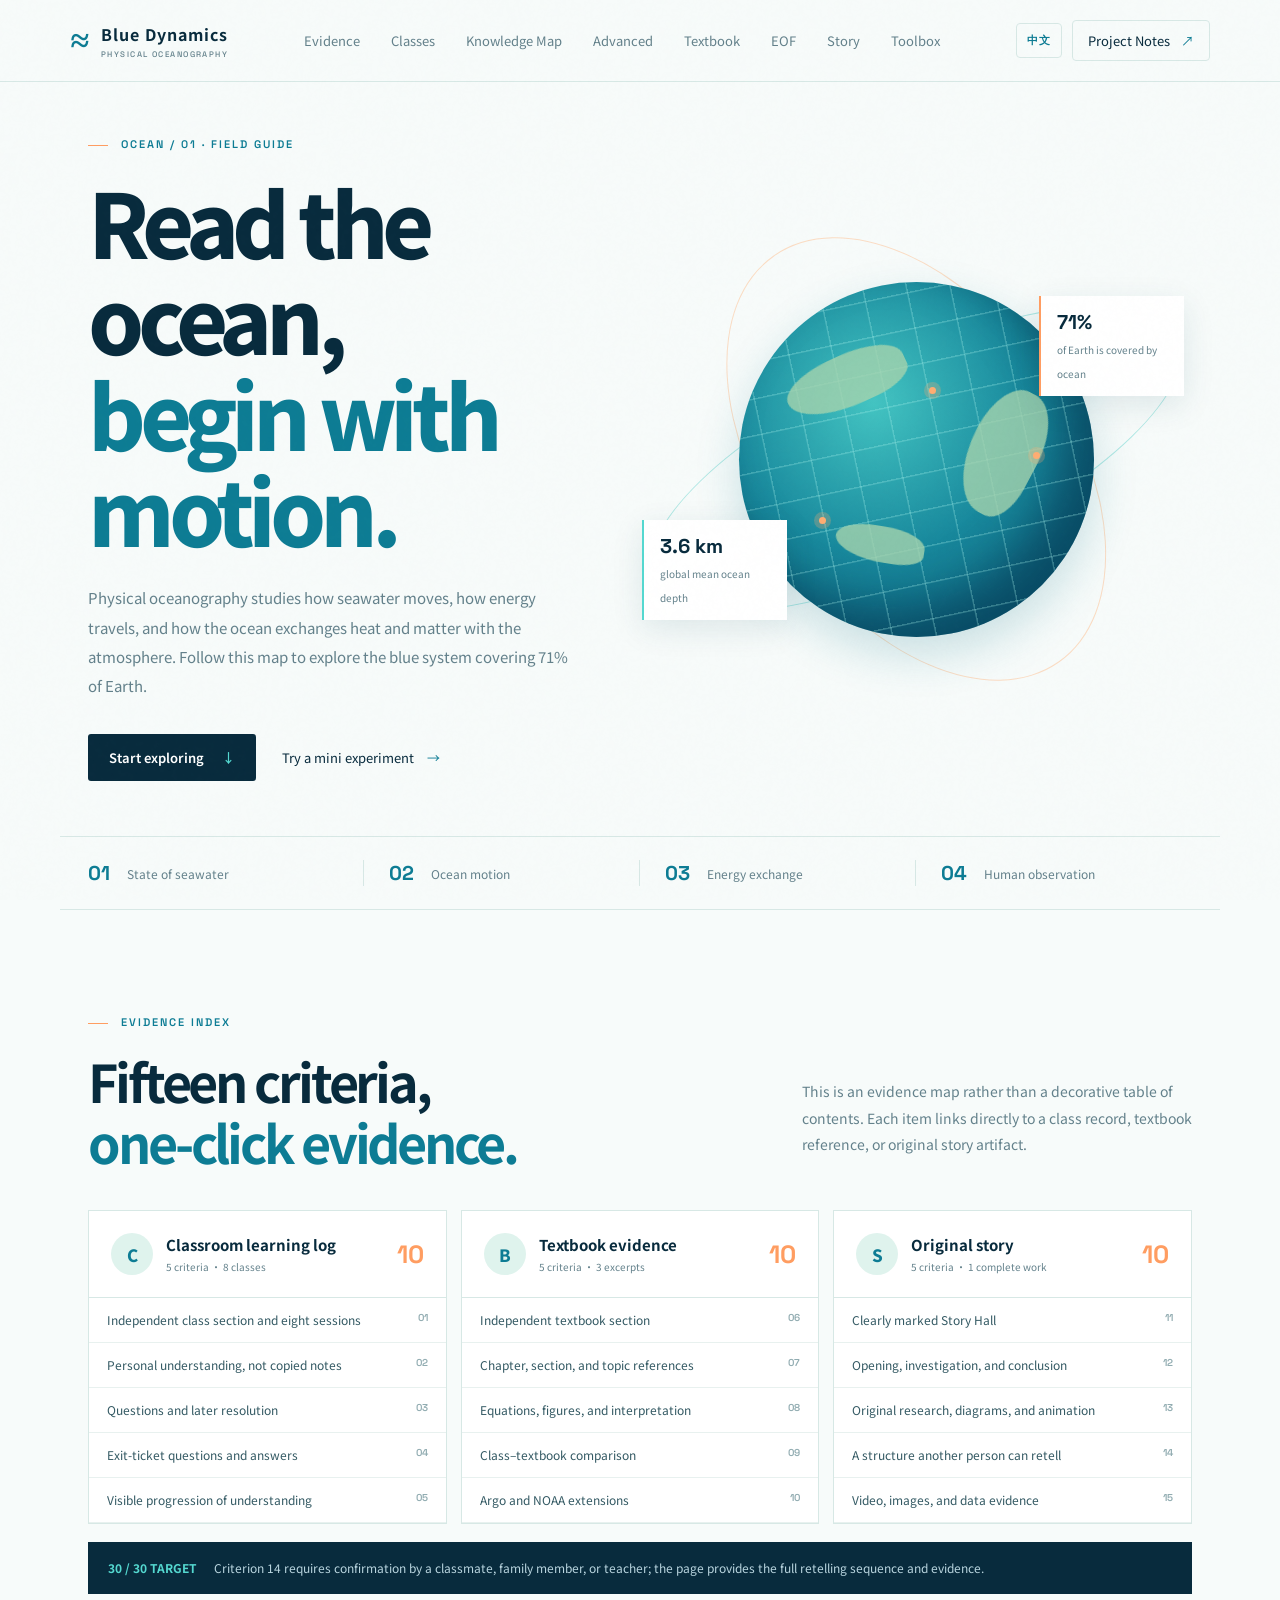
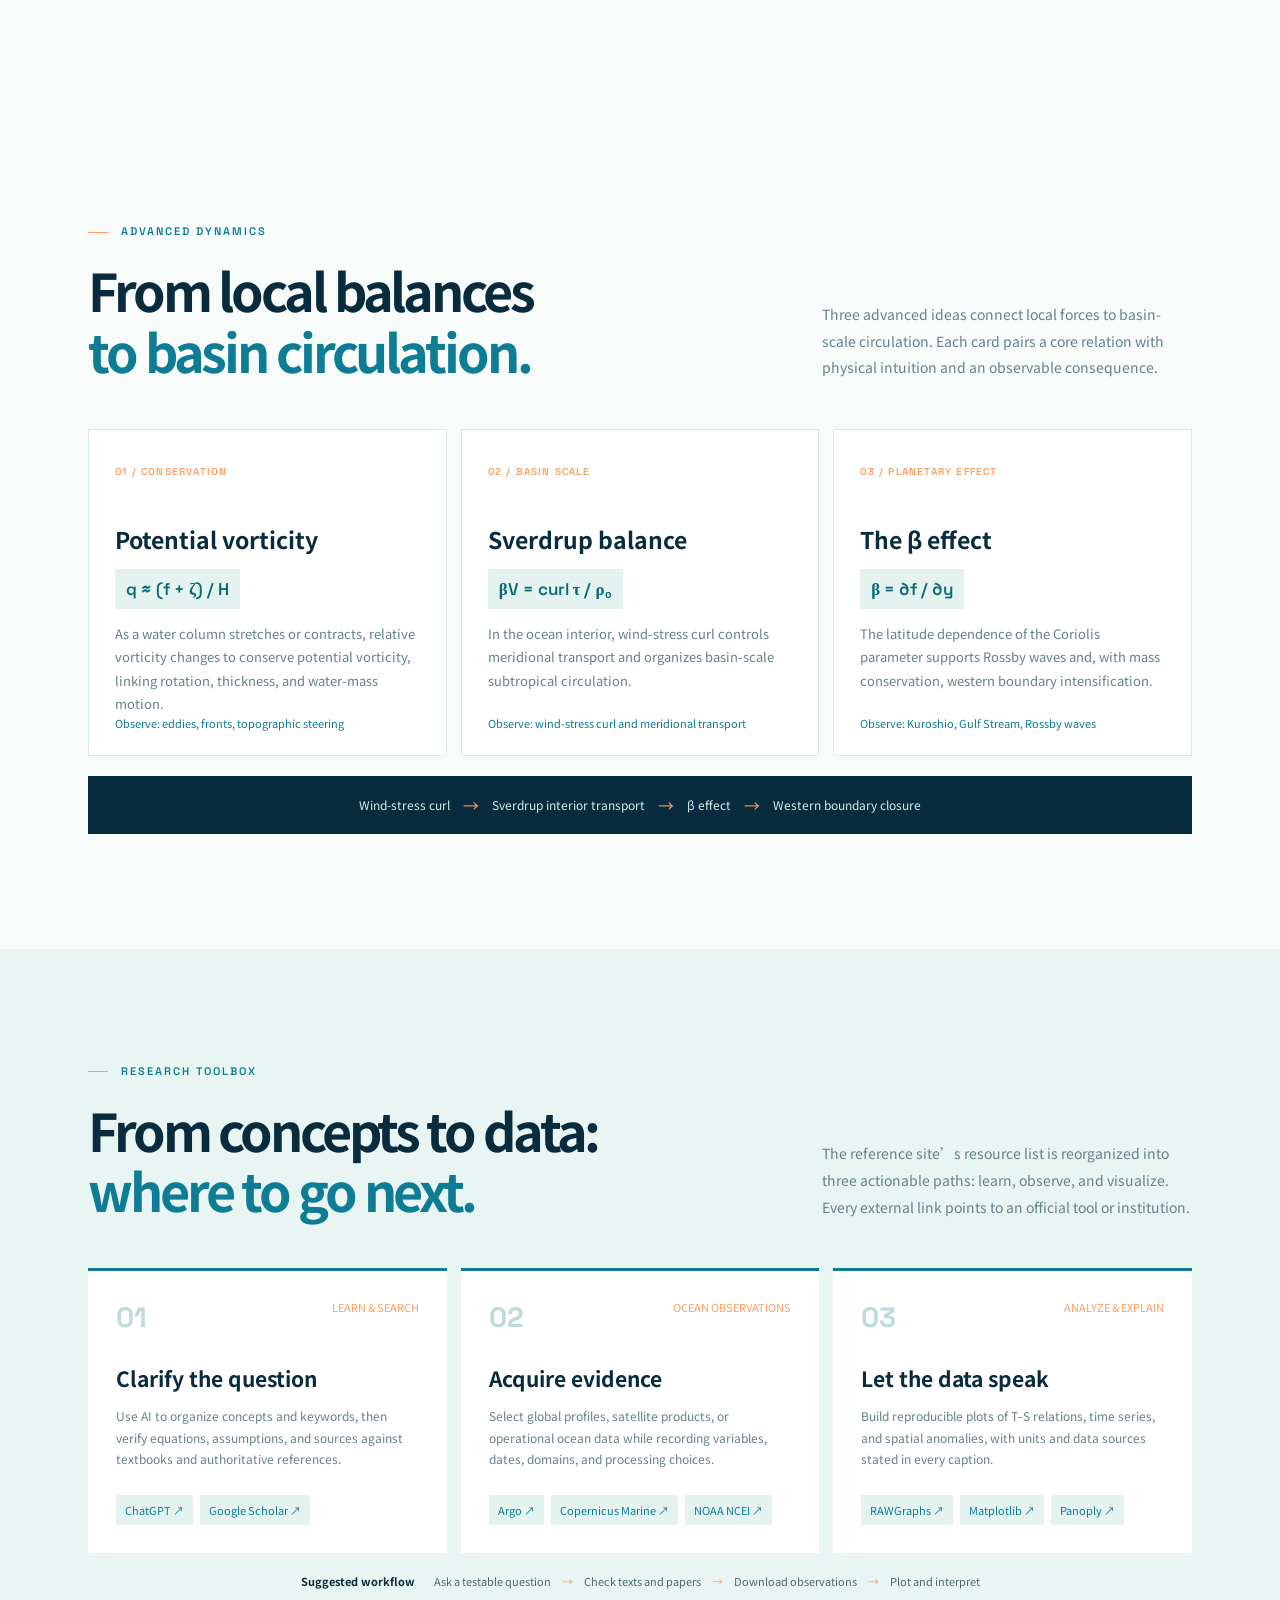
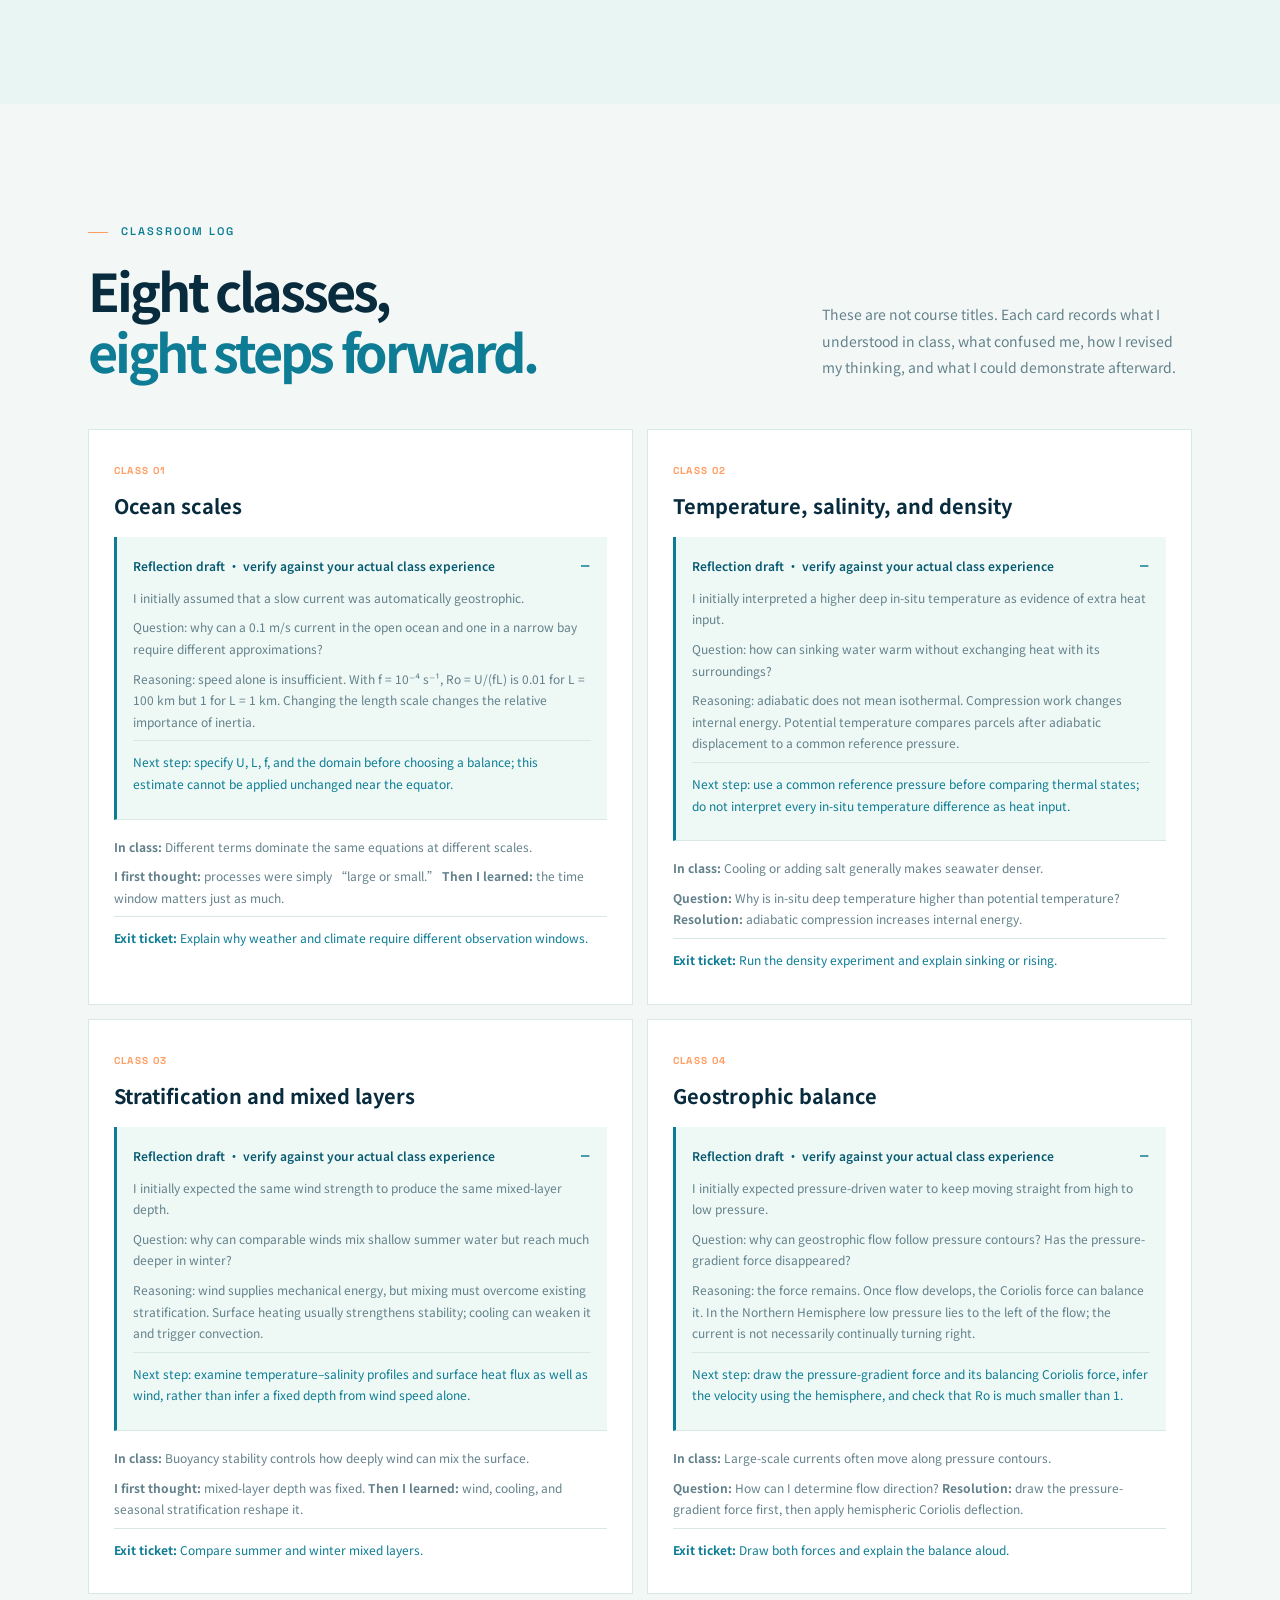
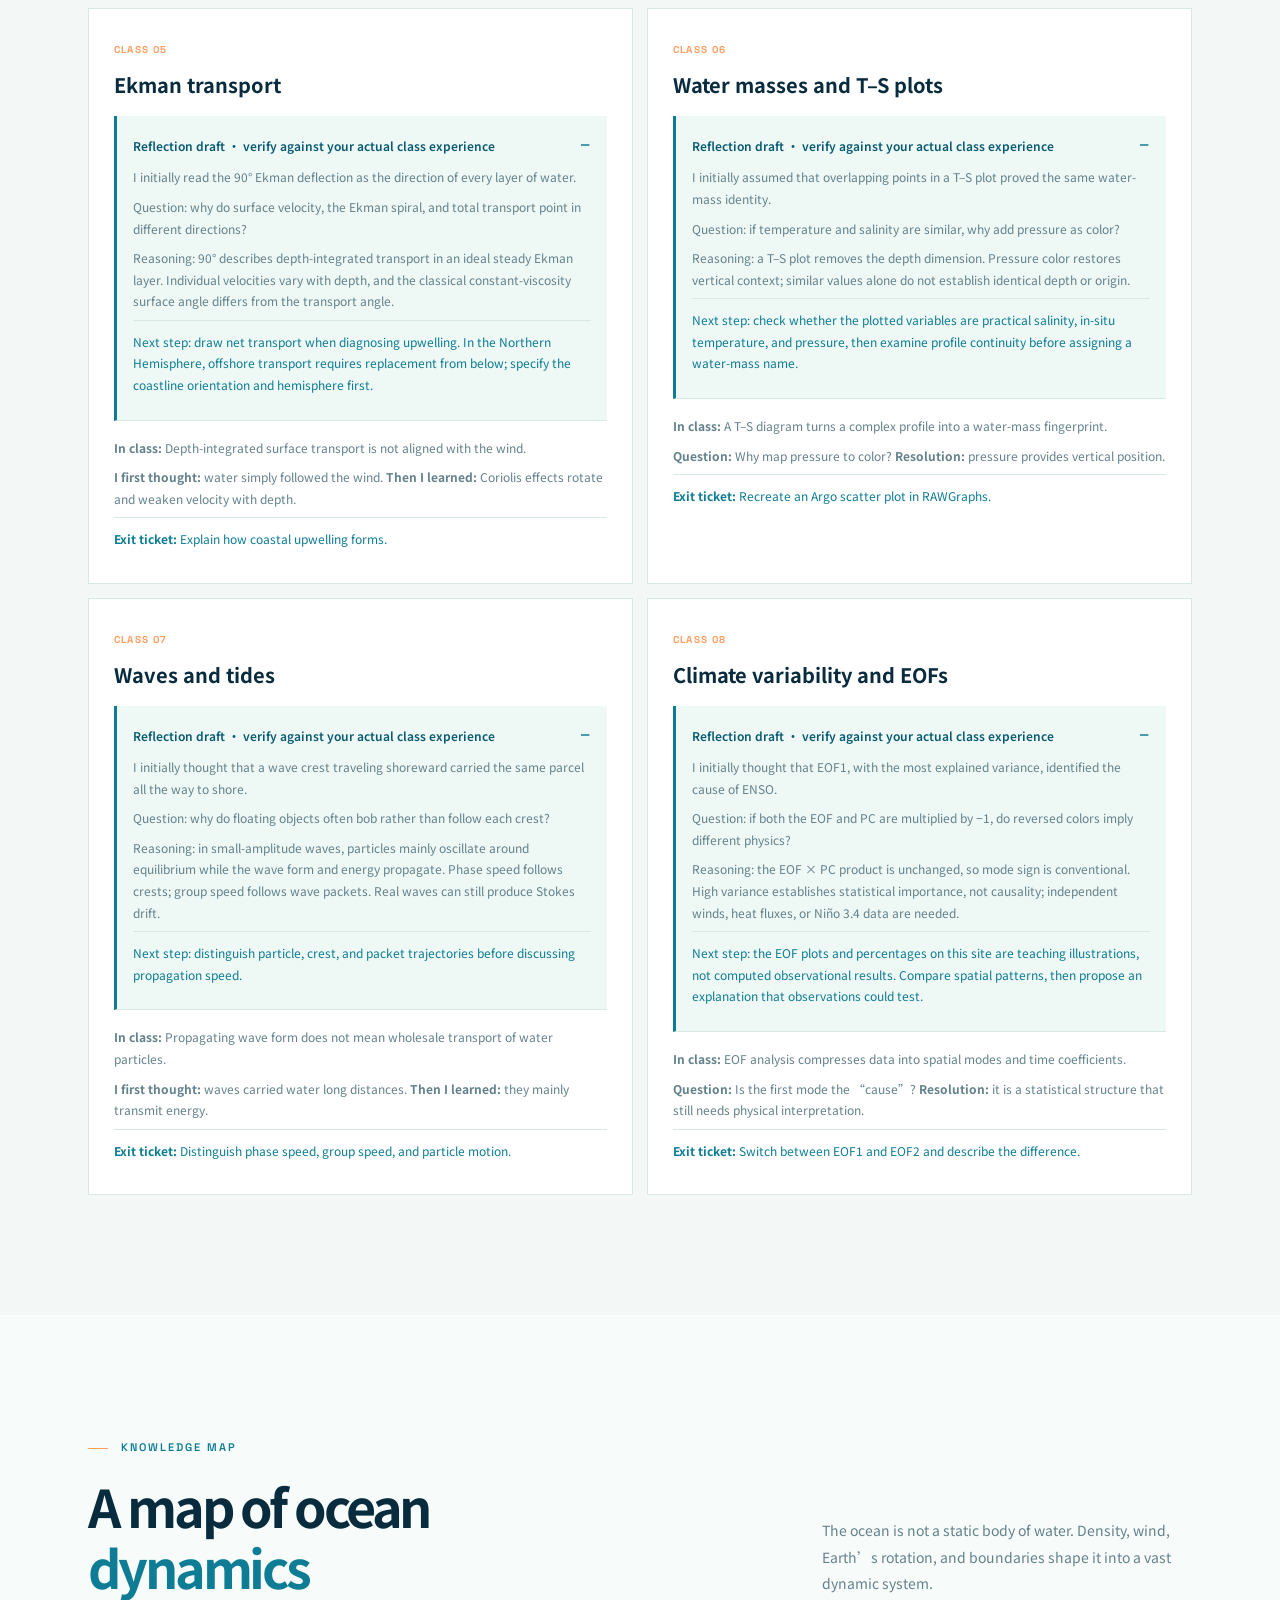
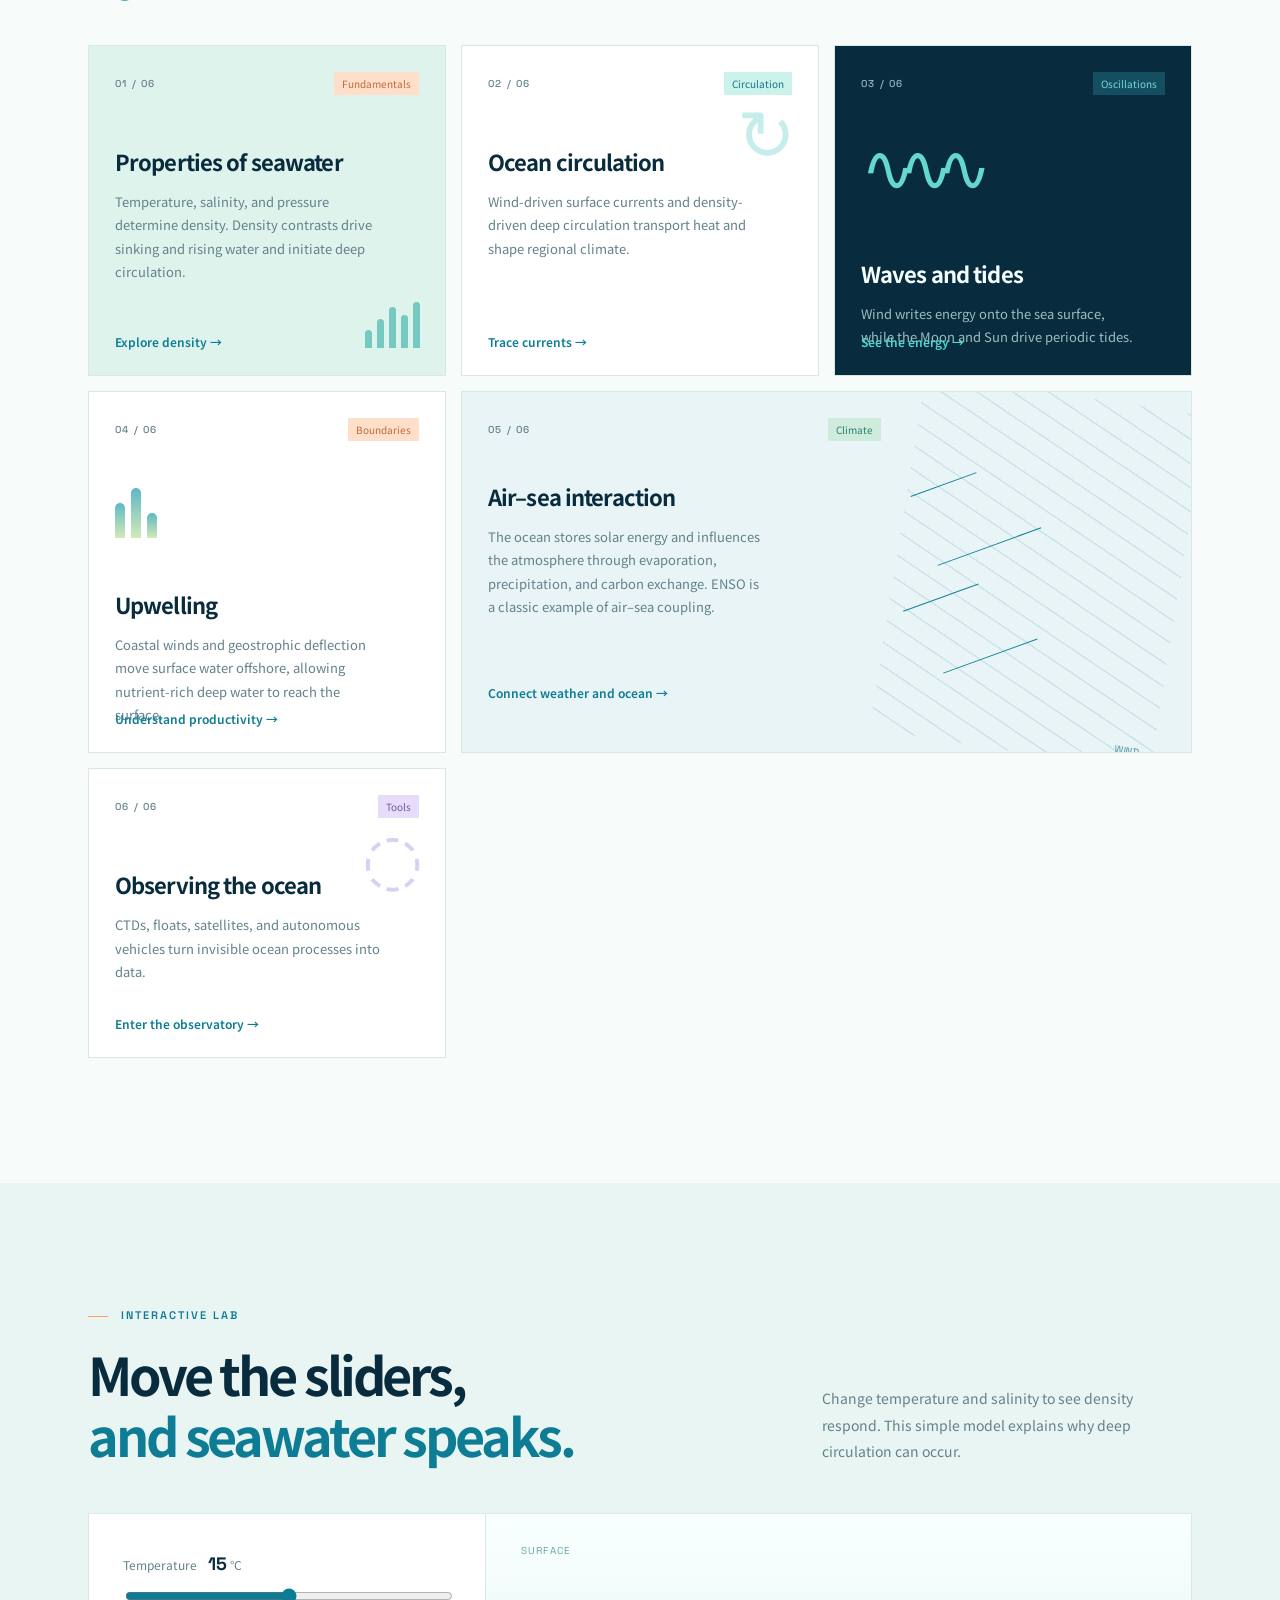
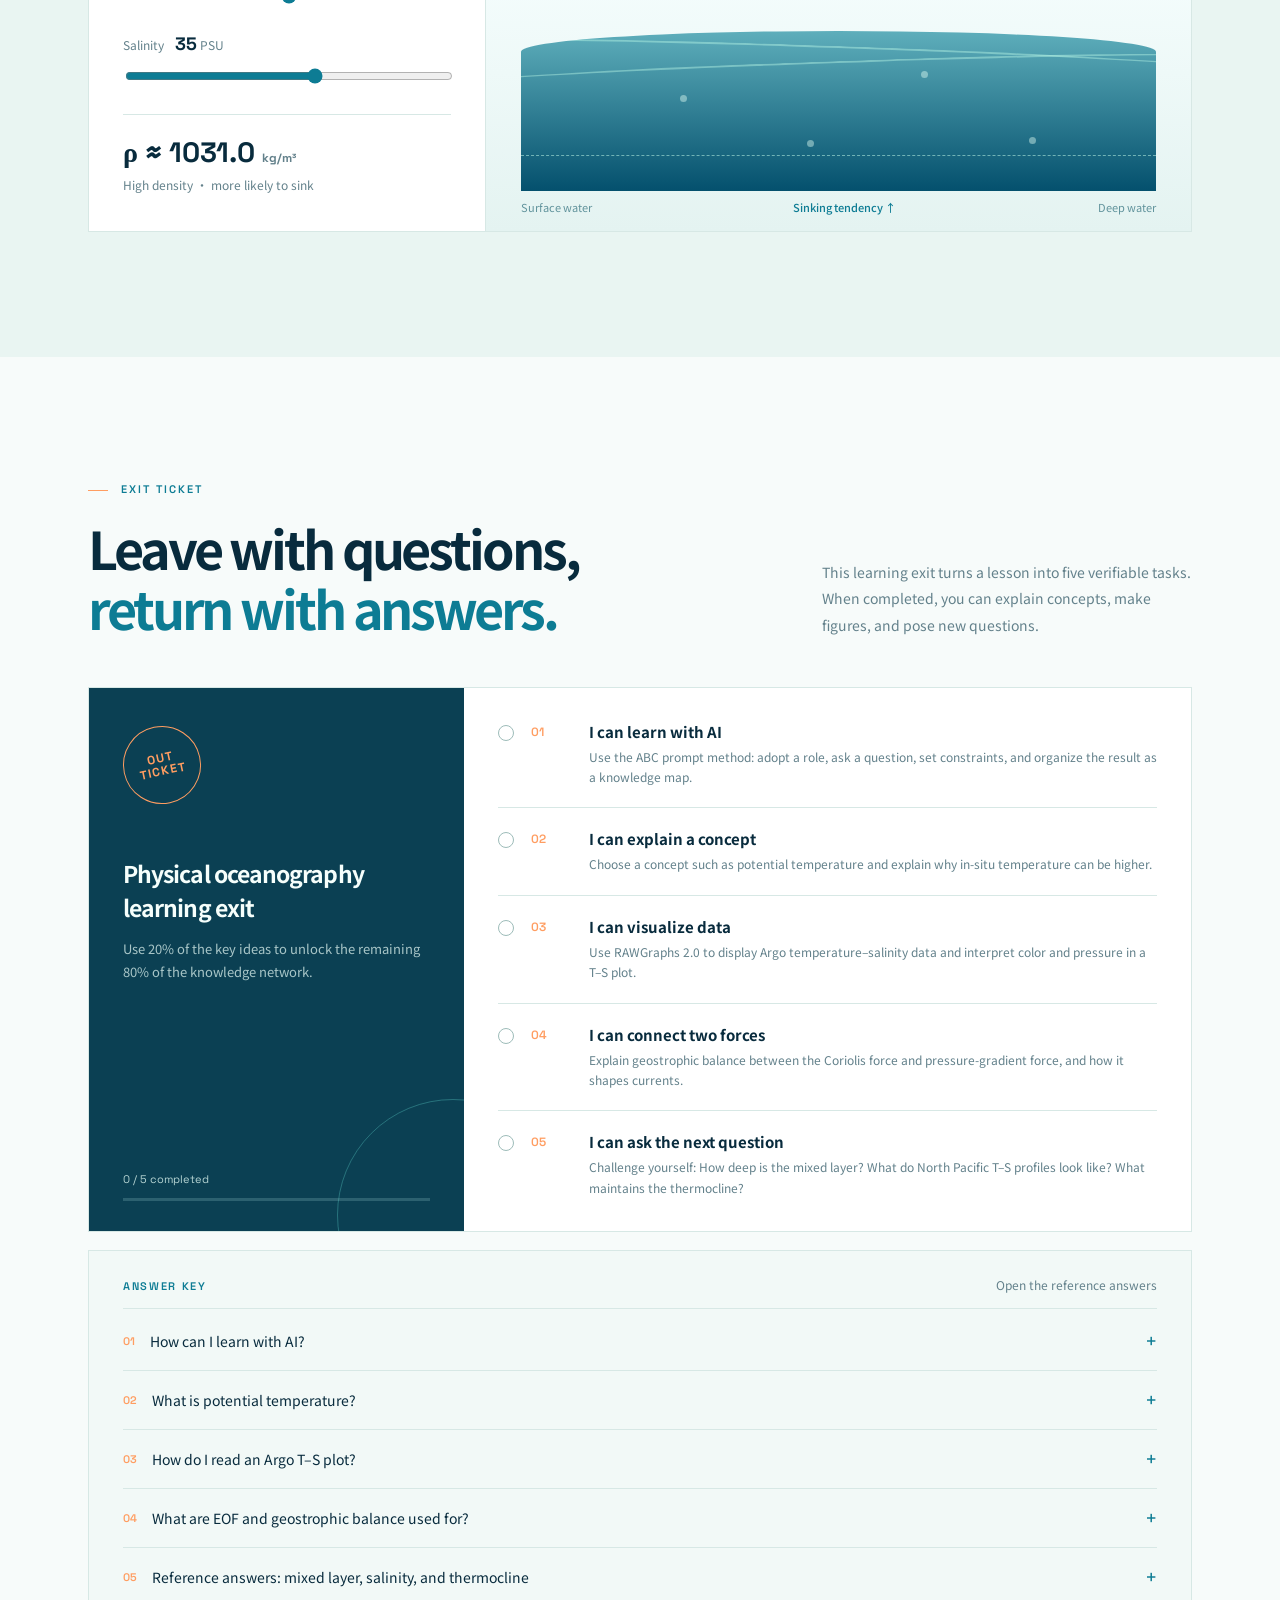
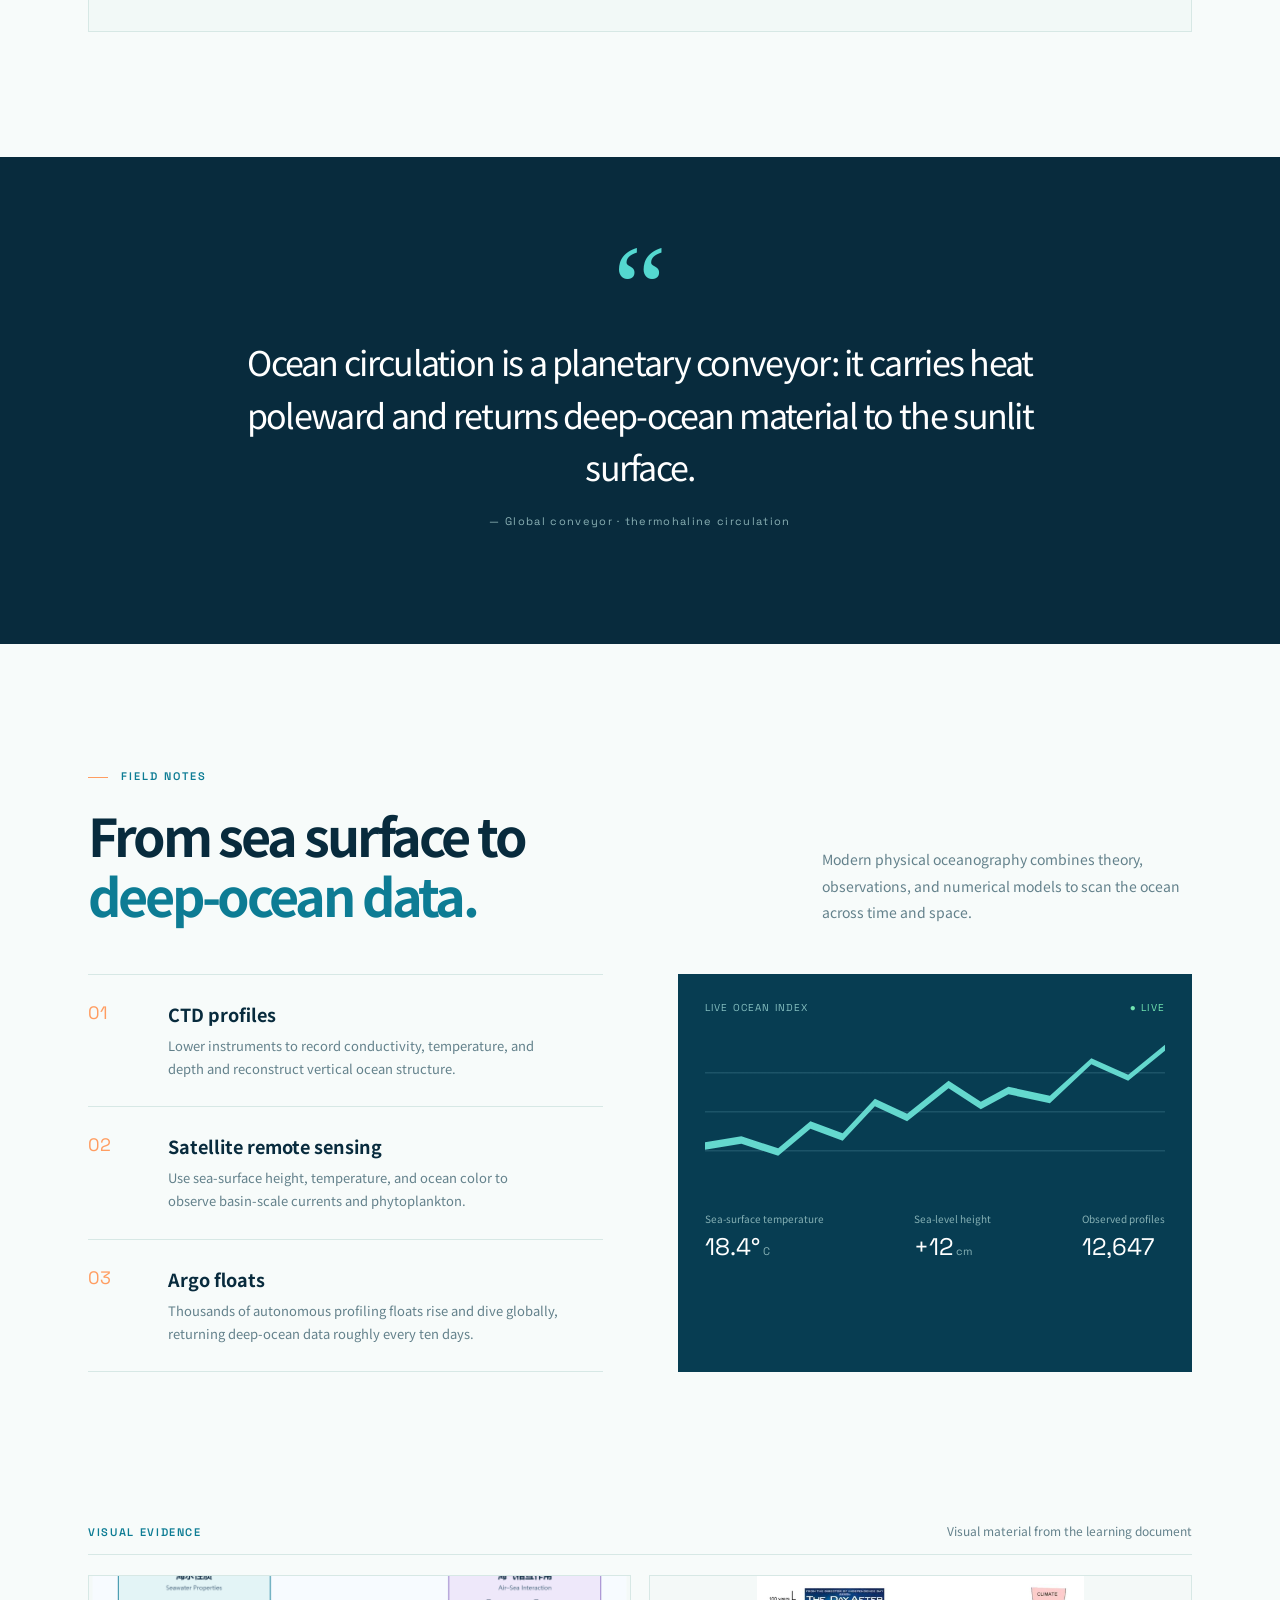
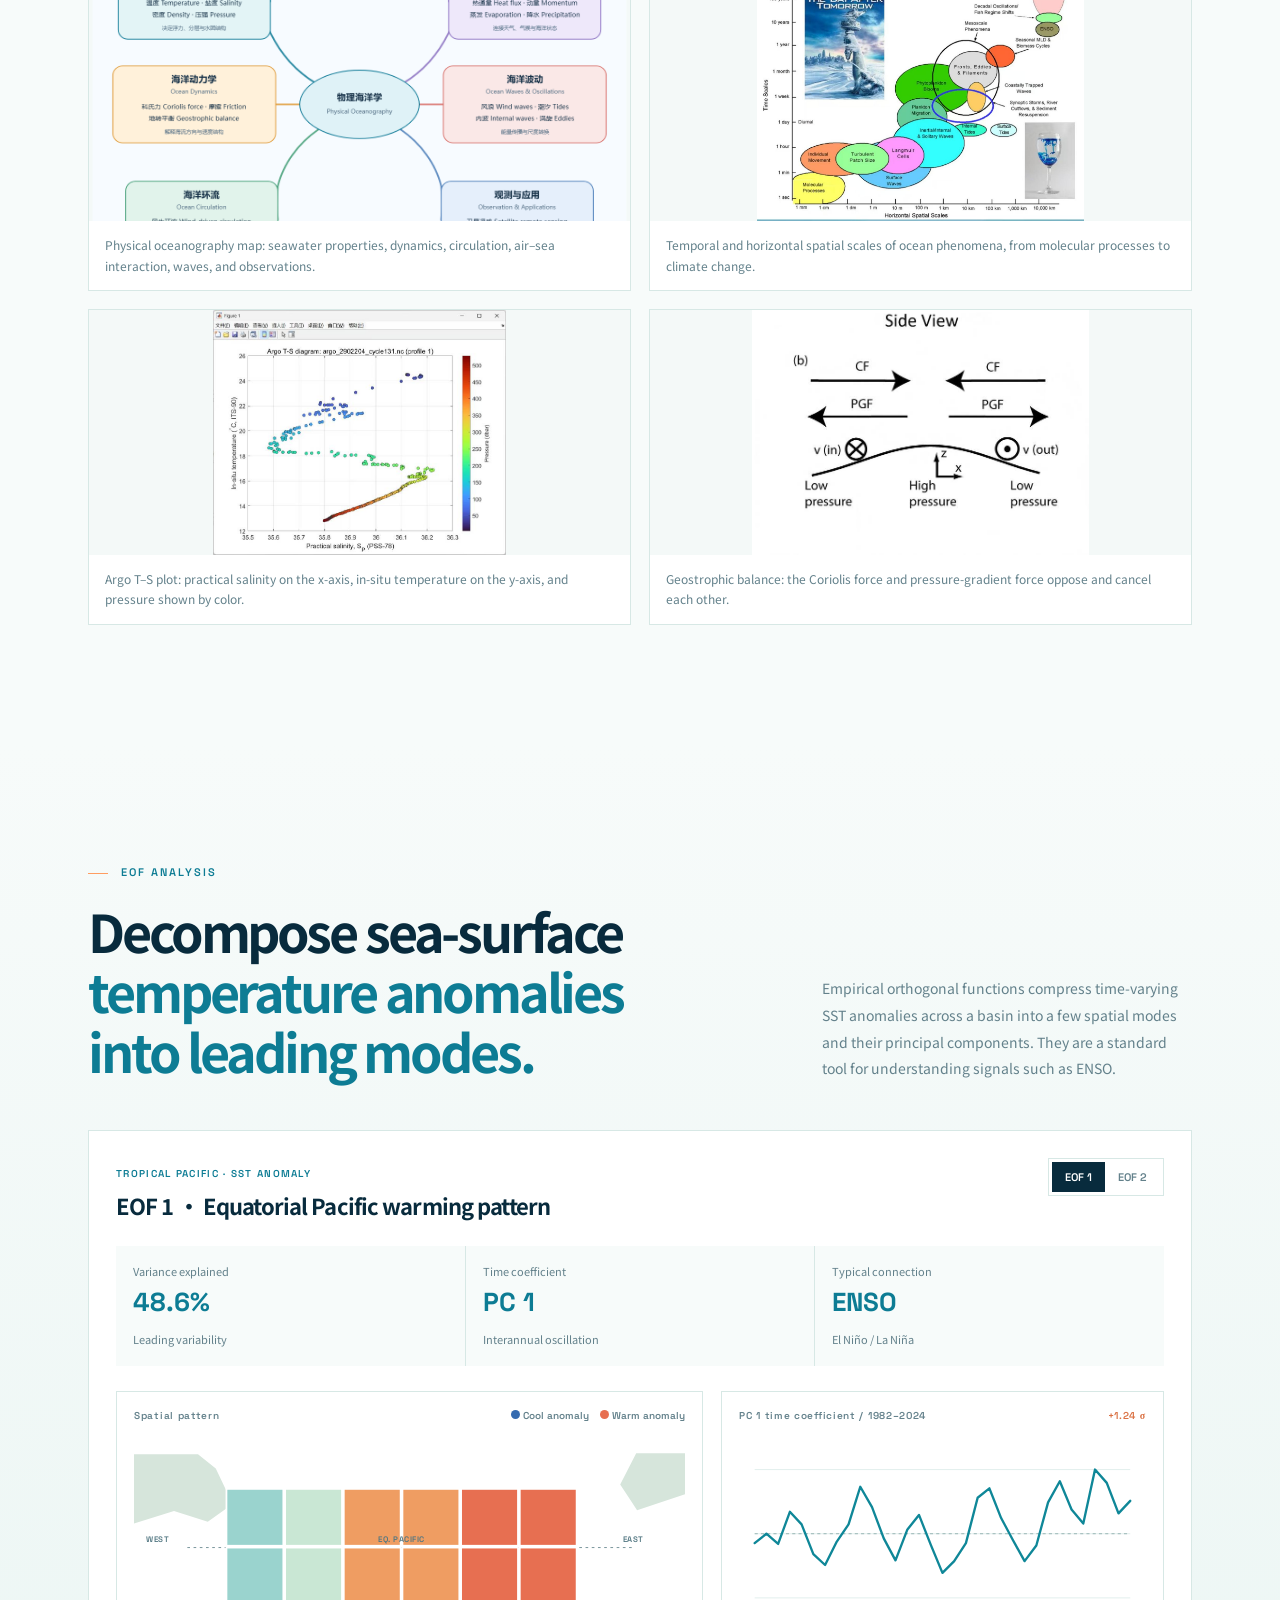
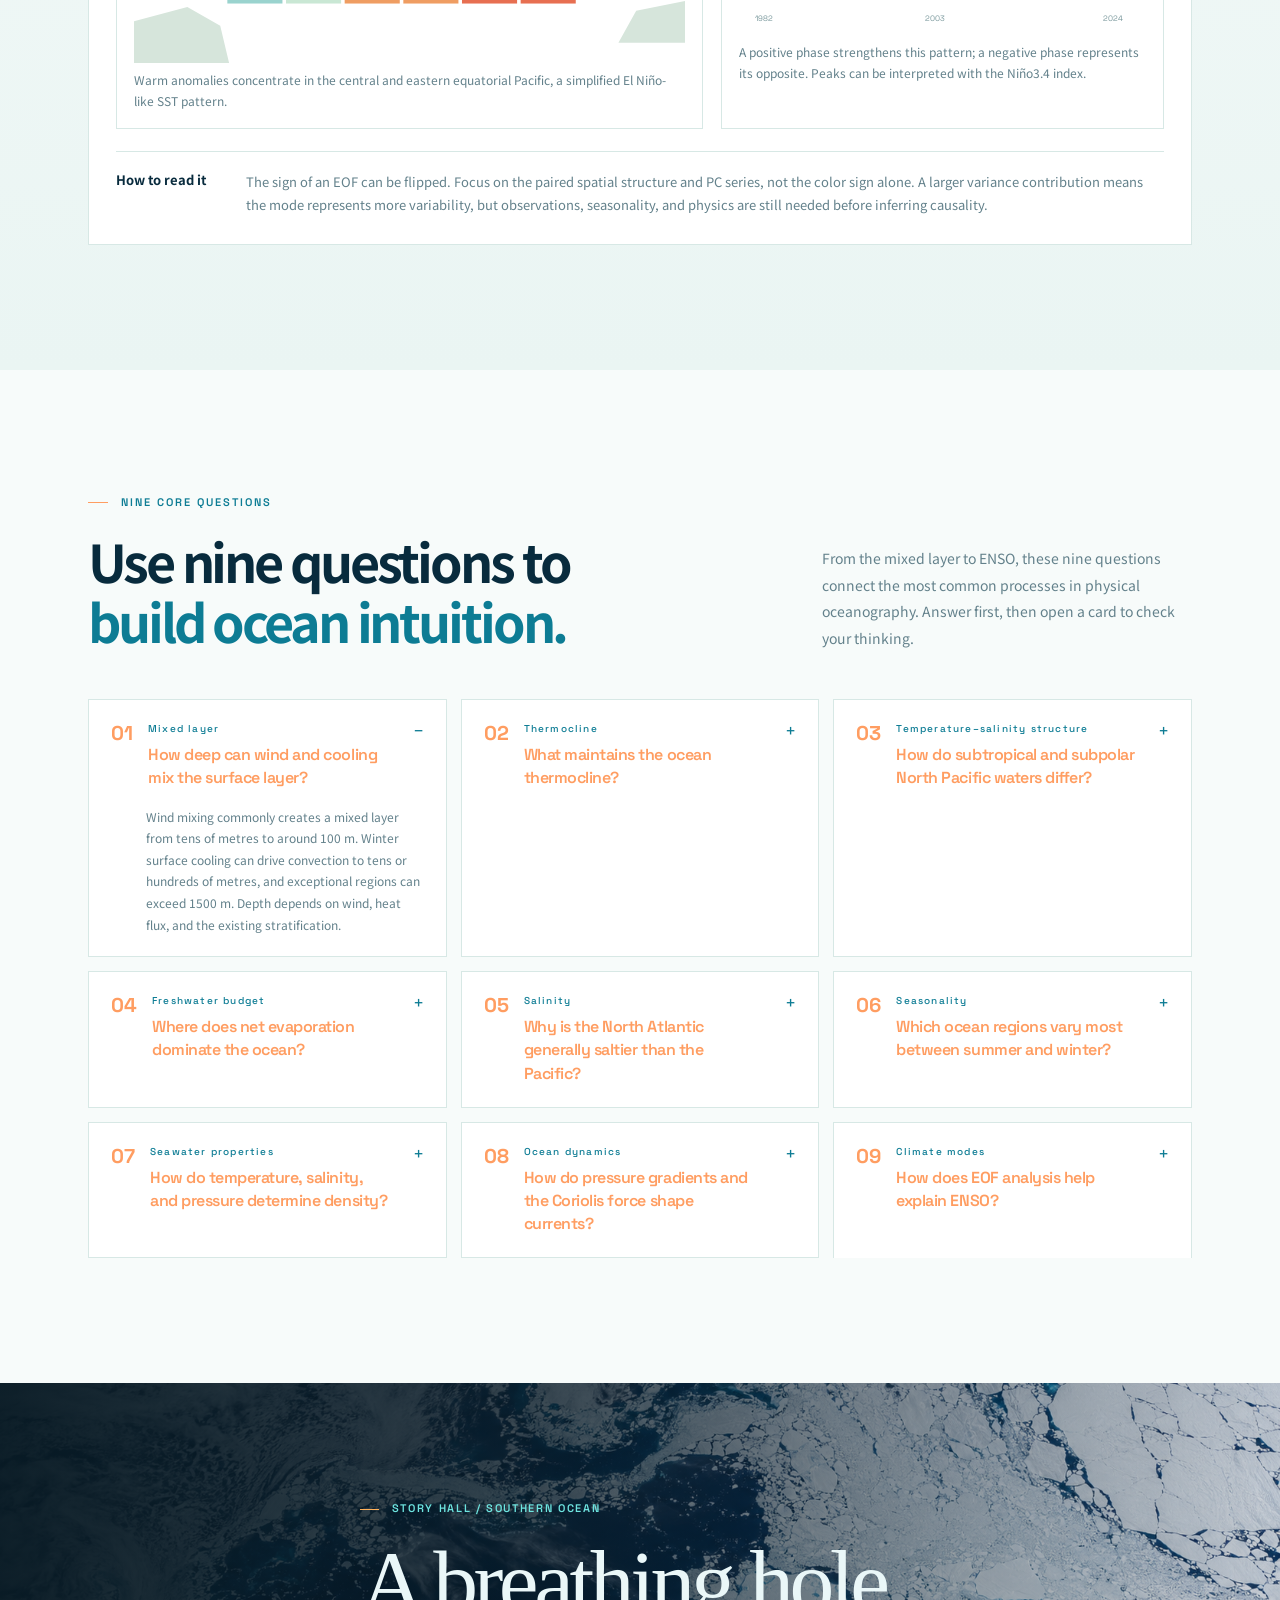
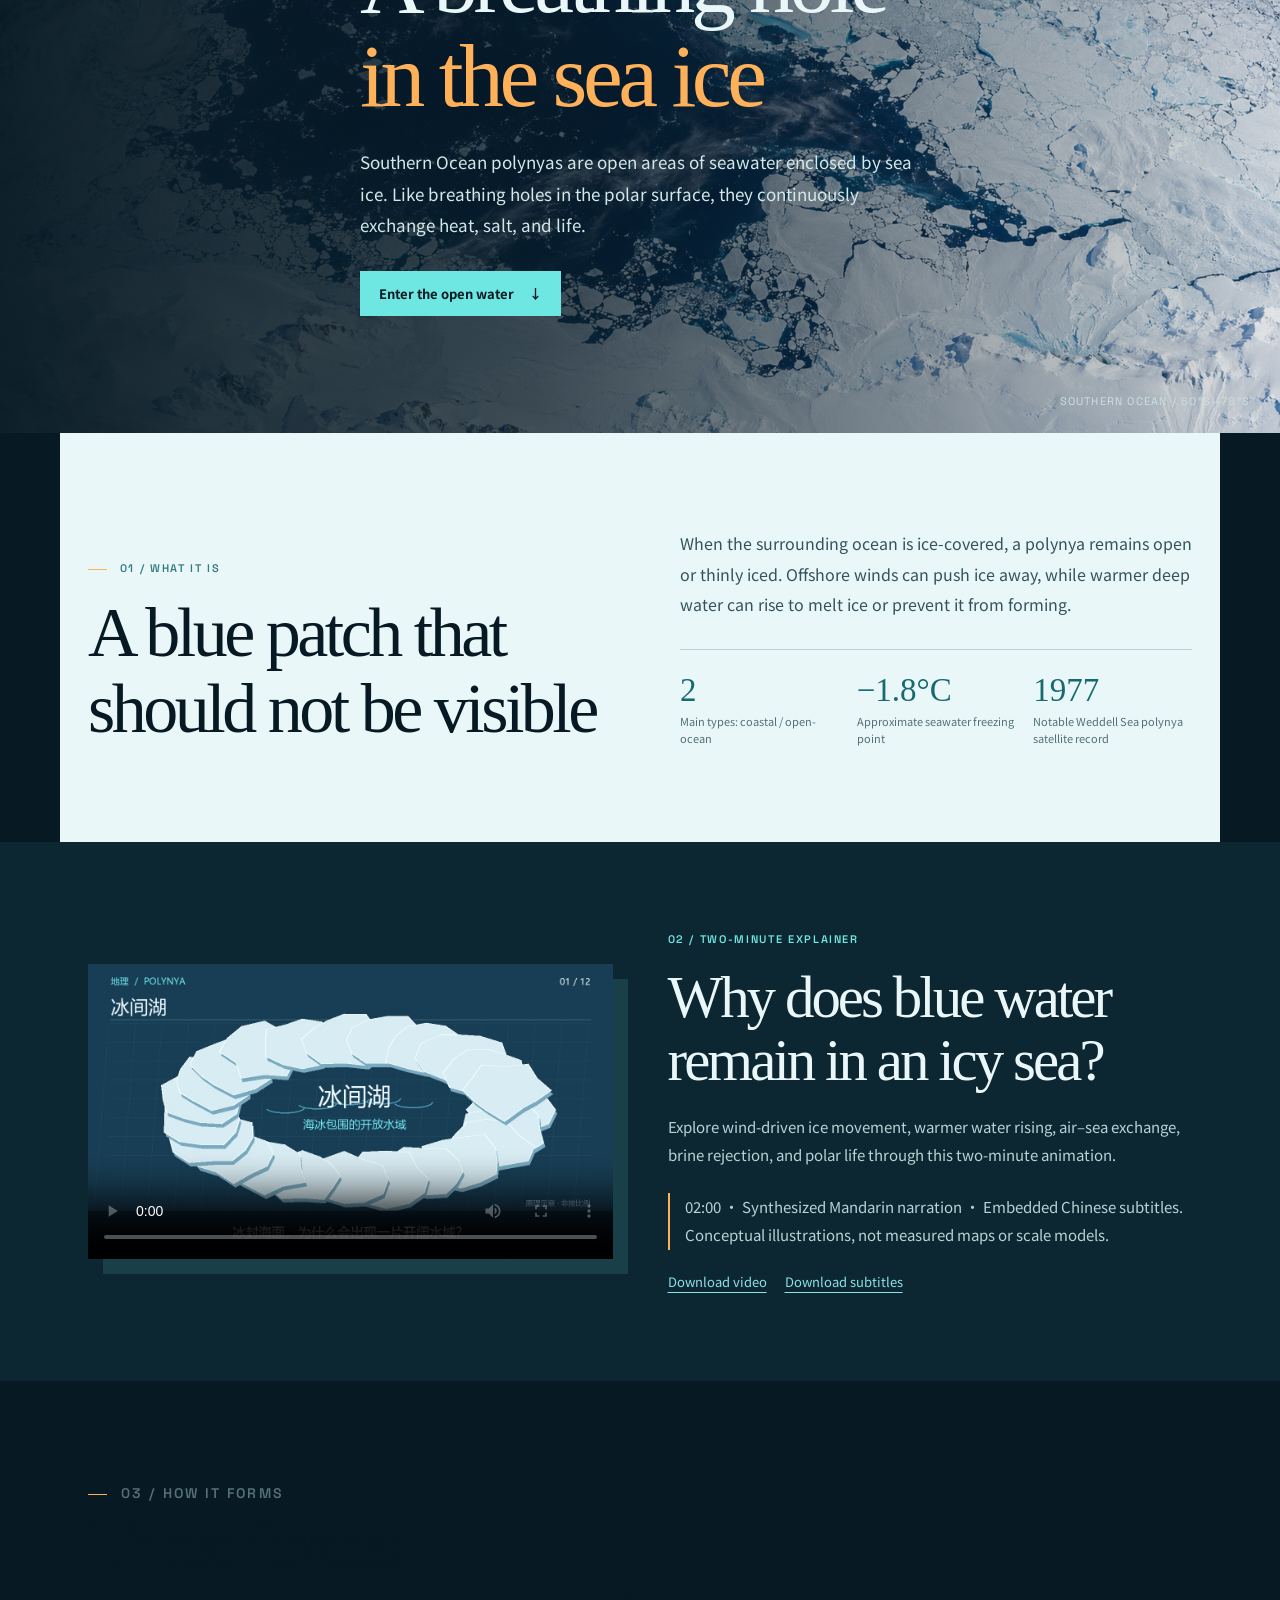
<file: en.html>
<!doctype html>
<html lang="en">
<head>
  <meta charset="UTF-8" />
  <meta name="viewport" content="width=device-width, initial-scale=1.0" />
  <meta name="description" content="An interactive introduction to physical oceanography, from seawater properties and circulation to EOF analysis, textbook evidence, and a Southern Ocean polynya story." />
  <title>Blue Dynamics · Physical Oceanography</title>
  <link rel="preconnect" href="https://fonts.googleapis.com">
  <link rel="preconnect" href="https://fonts.gstatic.com" crossorigin>
  <link href="https://fonts.googleapis.com/css2?family=Noto+Sans+SC:wght@400;500;600;700;800&family=Space+Grotesk:wght@500;600;700&display=swap" rel="stylesheet">
  <link rel="stylesheet" href="styles.css" />
</head>
<body>
  <div class="noise"></div>
  <header class="topbar">
    <a class="brand" href="#top"><span class="brand-mark">≈</span><span>蓝色动力学<small>PHYSICAL OCEANOGRAPHY</small></span></a>
    <nav>
      <a href="#rubric">Evidence</a><a href="#classroom">Classes</a><a href="#explore">Knowledge Map</a><a href="#advanced">Advanced</a><a href="#book-evidence">Textbook</a><a href="#eof">EOF</a><a href="#story">Story</a><a href="#resources">Toolbox</a>
    </nav>
    <div class="header-actions"><a class="language-switch" href="index.html" lang="zh-CN">中文</a><a class="github" href="README.md">Project Notes <span>↗</span></a></div>
  </header>

  <main id="top">
    <section class="hero section-wrap">
      <div class="hero-copy">
        <p class="eyebrow"><i></i> OCEAN / 01 · FIELD GUIDE</p>
        <h1>读懂海洋，<br><em>从运动开始。</em></h1>
        <p class="lede">物理海洋学研究海水如何运动、能量如何传递，以及海洋如何与大气交换热量与物质。沿着这张知识地图，认识覆盖地球 71% 的蓝色系统。</p>
        <div class="hero-actions"><a class="primary" href="#explore">开始探索 <span>↓</span></a><a class="text-link" href="#lab">先做一个小实验 <span>→</span></a></div>
      </div>
      <div class="hero-visual" aria-label="海洋环流示意图">
        <div class="orbital orbital-a"></div><div class="orbital orbital-b"></div>
        <div class="globe"><div class="globe-grid"></div><div class="continent c1"></div><div class="continent c2"></div><div class="continent c3"></div><span class="globe-dot d1"></span><span class="globe-dot d2"></span><span class="globe-dot d3"></span></div>
        <div class="float-note note-a"><b>71%</b><span>地球表面被海洋覆盖</span></div><div class="float-note note-b"><b>3.6 km</b><span>全球平均海深</span></div>
      </div>
    </section>

    <section class="stats section-wrap"><div><b>01</b><span>海水的状态</span></div><div><b>02</b><span>海洋的运动</span></div><div><b>03</b><span>能量的交换</span></div><div><b>04</b><span>人类的观测</span></div></section>
    <section id="rubric" class="rubric section-wrap"><div class="rubric-lead"><div><p class="eyebrow"><i></i> EVIDENCE INDEX</p><h2>Fifteen criteria,<br><em>one-click evidence.</em></h2></div><p>This is an evidence map rather than a decorative table of contents. Each item links directly to a class record, textbook reference, or original story artifact.</p></div><div class="rubric-groups">
      <article><header><span>C</span><div><b>Classroom learning log</b><small>5 criteria · 8 classes</small></div><strong>10</strong></header><a href="#classroom">Independent class section and eight sessions <span>01</span></a><a href="#classroom">Personal understanding, not copied notes <span>02</span></a><a href="#classroom">Questions and later resolution <span>03</span></a><a href="#ticket">Exit-ticket questions and answers <span>04</span></a><a href="#classroom">Visible progression of understanding <span>05</span></a></article>
      <article><header><span>B</span><div><b>Textbook evidence</b><small>5 criteria · 3 excerpts</small></div><strong>10</strong></header><a href="#references">Independent textbook section <span>06</span></a><a href="#book-evidence">Chapter, section, and topic references <span>07</span></a><a href="#book-evidence">Equations, figures, and interpretation <span>08</span></a><a href="#book-evidence">Class–textbook comparison <span>09</span></a><a href="#book-evidence">Argo and NOAA extensions <span>10</span></a></article>
      <article><header><span>S</span><div><b>Original story</b><small>5 criteria · 1 complete work</small></div><strong>10</strong></header><a href="#story">Clearly marked Story Hall <span>11</span></a><a href="#story">Opening, investigation, and conclusion <span>12</span></a><a href="#polynya-film">Original research, diagrams, and animation <span>13</span></a><a href="#story">A structure another person can retell <span>14</span></a><a href="#polynya-film">Video, images, and data evidence <span>15</span></a></article>
    </div><p class="rubric-note"><span>30 / 30 TARGET</span> Criterion 14 requires confirmation by a classmate, family member, or teacher; the page provides the full retelling sequence and evidence.</p></section>
    <section id="advanced" class="advanced section-wrap"><div class="section-heading"><div><p class="eyebrow"><i></i> ADVANCED DYNAMICS</p><h2>From local balances<br><em>to basin circulation.</em></h2></div><p>Three advanced ideas connect local forces to basin-scale circulation. Each card pairs a core relation with physical intuition and an observable consequence.</p></div><div class="advanced-grid">
      <article><span>01 / CONSERVATION</span><h3>Potential vorticity</h3><div class="advanced-formula">q ≈ (f + ζ) / H</div><p>As a water column stretches or contracts, relative vorticity changes to conserve potential vorticity, linking rotation, thickness, and water-mass motion.</p><small>Observe: eddies, fronts, topographic steering</small></article>
      <article><span>02 / BASIN SCALE</span><h3>Sverdrup balance</h3><div class="advanced-formula">βV = curl τ / ρ₀</div><p>In the ocean interior, wind-stress curl controls meridional transport and organizes basin-scale subtropical circulation.</p><small>Observe: wind-stress curl and meridional transport</small></article>
      <article><span>03 / PLANETARY EFFECT</span><h3>The β effect</h3><div class="advanced-formula">β = ∂f / ∂y</div><p>The latitude dependence of the Coriolis parameter supports Rossby waves and, with mass conservation, western boundary intensification.</p><small>Observe: Kuroshio, Gulf Stream, Rossby waves</small></article>
    </div><div class="concept-chain"><span>Wind-stress curl</span><i>→</i><span>Sverdrup interior transport</span><i>→</i><span>β effect</span><i>→</i><span>Western boundary closure</span></div></section>
    <section id="resources" class="resource-hub"><div class="section-wrap"><div class="section-heading"><div><p class="eyebrow"><i></i> RESEARCH TOOLBOX</p><h2>From concepts to data:<br><em>where to go next.</em></h2></div><p>The reference site’s resource list is reorganized into three actionable paths: learn, observe, and visualize. Every external link points to an official tool or institution.</p></div><div class="resource-grid">
      <article><b>01</b><span>LEARN &amp; SEARCH</span><h3>Clarify the question</h3><p>Use AI to organize concepts and keywords, then verify equations, assumptions, and sources against textbooks and authoritative references.</p><div><a href="https://chatgpt.com/" target="_blank" rel="noreferrer">ChatGPT ↗</a><a href="https://scholar.google.com/" target="_blank" rel="noreferrer">Google Scholar ↗</a></div></article>
      <article><b>02</b><span>OCEAN OBSERVATIONS</span><h3>Acquire evidence</h3><p>Select global profiles, satellite products, or operational ocean data while recording variables, dates, domains, and processing choices.</p><div><a href="https://argo.ucsd.edu/data/" target="_blank" rel="noreferrer">Argo ↗</a><a href="https://marine.copernicus.eu/" target="_blank" rel="noreferrer">Copernicus Marine ↗</a><a href="https://www.ncei.noaa.gov/" target="_blank" rel="noreferrer">NOAA NCEI ↗</a></div></article>
      <article><b>03</b><span>ANALYZE &amp; EXPLAIN</span><h3>Let the data speak</h3><p>Build reproducible plots of T–S relations, time series, and spatial anomalies, with units and data sources stated in every caption.</p><div><a href="https://www.rawgraphs.io/" target="_blank" rel="noreferrer">RAWGraphs ↗</a><a href="https://matplotlib.org/" target="_blank" rel="noreferrer">Matplotlib ↗</a><a href="https://www.giss.nasa.gov/tools/panoply/" target="_blank" rel="noreferrer">Panoply ↗</a></div></article>
    </div><div class="workflow-line"><b>Suggested workflow</b><span>Ask a testable question</span><i>→</i><span>Check texts and papers</span><i>→</i><span>Download observations</span><i>→</i><span>Plot and interpret</span></div></div></section>
    <section id="classroom" class="classroom section-wrap"><div class="section-heading"><div><p class="eyebrow"><i></i> CLASSROOM LOG</p><h2>Eight classes,<br><em>eight steps forward.</em></h2></div><p>These are not course titles. Each card records what I understood in class, what confused me, how I revised my thinking, and what I could demonstrate afterward.</p></div><div class="lesson-grid">
      <article><span>CLASS 01</span><h3>Ocean scales</h3><details class="reflection-record" open style="margin:16px 0;padding:16px;border-left:3px solid #0d7c94;background:#eef8f5"><summary style="cursor:pointer;font-weight:600;font-size:12px;color:#075a71">Reflection draft · verify against your actual class experience</summary><p>I initially assumed that a slow current was automatically geostrophic.</p><p>Question: why can a 0.1 m/s current in the open ocean and one in a narrow bay require different approximations?</p><p>Reasoning: speed alone is insufficient. With f = 10⁻⁴ s⁻¹, Ro = U/(fL) is 0.01 for L = 100 km but 1 for L = 1 km. Changing the length scale changes the relative importance of inertia.</p><p>Next step: specify U, L, f, and the domain before choosing a balance; this estimate cannot be applied unchanged near the equator.</p></details><p><b>In class:</b> Different terms dominate the same equations at different scales.</p><p><b>I first thought:</b> processes were simply “large or small.” <b>Then I learned:</b> the time window matters just as much.</p><p><b>Exit ticket:</b> Explain why weather and climate require different observation windows.</p></article>
      <article><span>CLASS 02</span><h3>Temperature, salinity, and density</h3><details class="reflection-record" open style="margin:16px 0;padding:16px;border-left:3px solid #0d7c94;background:#eef8f5"><summary style="cursor:pointer;font-weight:600;font-size:12px;color:#075a71">Reflection draft · verify against your actual class experience</summary><p>I initially interpreted a higher deep in-situ temperature as evidence of extra heat input.</p><p>Question: how can sinking water warm without exchanging heat with its surroundings?</p><p>Reasoning: adiabatic does not mean isothermal. Compression work changes internal energy. Potential temperature compares parcels after adiabatic displacement to a common reference pressure.</p><p>Next step: use a common reference pressure before comparing thermal states; do not interpret every in-situ temperature difference as heat input.</p></details><p><b>In class:</b> Cooling or adding salt generally makes seawater denser.</p><p><b>Question:</b> Why is in-situ deep temperature higher than potential temperature? <b>Resolution:</b> adiabatic compression increases internal energy.</p><p><b>Exit ticket:</b> Run the density experiment and explain sinking or rising.</p></article>
      <article><span>CLASS 03</span><h3>Stratification and mixed layers</h3><details class="reflection-record" open style="margin:16px 0;padding:16px;border-left:3px solid #0d7c94;background:#eef8f5"><summary style="cursor:pointer;font-weight:600;font-size:12px;color:#075a71">Reflection draft · verify against your actual class experience</summary><p>I initially expected the same wind strength to produce the same mixed-layer depth.</p><p>Question: why can comparable winds mix shallow summer water but reach much deeper in winter?</p><p>Reasoning: wind supplies mechanical energy, but mixing must overcome existing stratification. Surface heating usually strengthens stability; cooling can weaken it and trigger convection.</p><p>Next step: examine temperature–salinity profiles and surface heat flux as well as wind, rather than infer a fixed depth from wind speed alone.</p></details><p><b>In class:</b> Buoyancy stability controls how deeply wind can mix the surface.</p><p><b>I first thought:</b> mixed-layer depth was fixed. <b>Then I learned:</b> wind, cooling, and seasonal stratification reshape it.</p><p><b>Exit ticket:</b> Compare summer and winter mixed layers.</p></article>
      <article><span>CLASS 04</span><h3>Geostrophic balance</h3><details class="reflection-record" open style="margin:16px 0;padding:16px;border-left:3px solid #0d7c94;background:#eef8f5"><summary style="cursor:pointer;font-weight:600;font-size:12px;color:#075a71">Reflection draft · verify against your actual class experience</summary><p>I initially expected pressure-driven water to keep moving straight from high to low pressure.</p><p>Question: why can geostrophic flow follow pressure contours? Has the pressure-gradient force disappeared?</p><p>Reasoning: the force remains. Once flow develops, the Coriolis force can balance it. In the Northern Hemisphere low pressure lies to the left of the flow; the current is not necessarily continually turning right.</p><p>Next step: draw the pressure-gradient force and its balancing Coriolis force, infer the velocity using the hemisphere, and check that Ro is much smaller than 1.</p></details><p><b>In class:</b> Large-scale currents often move along pressure contours.</p><p><b>Question:</b> How can I determine flow direction? <b>Resolution:</b> draw the pressure-gradient force first, then apply hemispheric Coriolis deflection.</p><p><b>Exit ticket:</b> Draw both forces and explain the balance aloud.</p></article>
      <article><span>CLASS 05</span><h3>Ekman transport</h3><details class="reflection-record" open style="margin:16px 0;padding:16px;border-left:3px solid #0d7c94;background:#eef8f5"><summary style="cursor:pointer;font-weight:600;font-size:12px;color:#075a71">Reflection draft · verify against your actual class experience</summary><p>I initially read the 90° Ekman deflection as the direction of every layer of water.</p><p>Question: why do surface velocity, the Ekman spiral, and total transport point in different directions?</p><p>Reasoning: 90° describes depth-integrated transport in an ideal steady Ekman layer. Individual velocities vary with depth, and the classical constant-viscosity surface angle differs from the transport angle.</p><p>Next step: draw net transport when diagnosing upwelling. In the Northern Hemisphere, offshore transport requires replacement from below; specify the coastline orientation and hemisphere first.</p></details><p><b>In class:</b> Depth-integrated surface transport is not aligned with the wind.</p><p><b>I first thought:</b> water simply followed the wind. <b>Then I learned:</b> Coriolis effects rotate and weaken velocity with depth.</p><p><b>Exit ticket:</b> Explain how coastal upwelling forms.</p></article>
      <article><span>CLASS 06</span><h3>Water masses and T–S plots</h3><details class="reflection-record" open style="margin:16px 0;padding:16px;border-left:3px solid #0d7c94;background:#eef8f5"><summary style="cursor:pointer;font-weight:600;font-size:12px;color:#075a71">Reflection draft · verify against your actual class experience</summary><p>I initially assumed that overlapping points in a T–S plot proved the same water-mass identity.</p><p>Question: if temperature and salinity are similar, why add pressure as color?</p><p>Reasoning: a T–S plot removes the depth dimension. Pressure color restores vertical context; similar values alone do not establish identical depth or origin.</p><p>Next step: check whether the plotted variables are practical salinity, in-situ temperature, and pressure, then examine profile continuity before assigning a water-mass name.</p></details><p><b>In class:</b> A T–S diagram turns a complex profile into a water-mass fingerprint.</p><p><b>Question:</b> Why map pressure to color? <b>Resolution:</b> pressure provides vertical position.</p><p><b>Exit ticket:</b> Recreate an Argo scatter plot in RAWGraphs.</p></article>
      <article><span>CLASS 07</span><h3>Waves and tides</h3><details class="reflection-record" open style="margin:16px 0;padding:16px;border-left:3px solid #0d7c94;background:#eef8f5"><summary style="cursor:pointer;font-weight:600;font-size:12px;color:#075a71">Reflection draft · verify against your actual class experience</summary><p>I initially thought that a wave crest traveling shoreward carried the same parcel all the way to shore.</p><p>Question: why do floating objects often bob rather than follow each crest?</p><p>Reasoning: in small-amplitude waves, particles mainly oscillate around equilibrium while the wave form and energy propagate. Phase speed follows crests; group speed follows wave packets. Real waves can still produce Stokes drift.</p><p>Next step: distinguish particle, crest, and packet trajectories before discussing propagation speed.</p></details><p><b>In class:</b> Propagating wave form does not mean wholesale transport of water particles.</p><p><b>I first thought:</b> waves carried water long distances. <b>Then I learned:</b> they mainly transmit energy.</p><p><b>Exit ticket:</b> Distinguish phase speed, group speed, and particle motion.</p></article>
      <article><span>CLASS 08</span><h3>Climate variability and EOFs</h3><details class="reflection-record" open style="margin:16px 0;padding:16px;border-left:3px solid #0d7c94;background:#eef8f5"><summary style="cursor:pointer;font-weight:600;font-size:12px;color:#075a71">Reflection draft · verify against your actual class experience</summary><p>I initially thought that EOF1, with the most explained variance, identified the cause of ENSO.</p><p>Question: if both the EOF and PC are multiplied by −1, do reversed colors imply different physics?</p><p>Reasoning: the EOF × PC product is unchanged, so mode sign is conventional. High variance establishes statistical importance, not causality; independent winds, heat fluxes, or Niño 3.4 data are needed.</p><p>Next step: the EOF plots and percentages on this site are teaching illustrations, not computed observational results. Compare spatial patterns, then propose an explanation that observations could test.</p></details><p><b>In class:</b> EOF analysis compresses data into spatial modes and time coefficients.</p><p><b>Question:</b> Is the first mode the “cause”? <b>Resolution:</b> it is a statistical structure that still needs physical interpretation.</p><p><b>Exit ticket:</b> Switch between EOF1 and EOF2 and describe the difference.</p></article>
    </div></section>

    <section id="explore" class="explore section-wrap">
      <div class="section-heading"><div><p class="eyebrow"><i></i> KNOWLEDGE MAP</p><h2>一张海洋的<br><em>动力学地图</em></h2></div><p>海洋不是静止的“水体”，而是一个被密度、风、地球自转和边界共同塑造的巨大动力系统。</p></div>
      <div class="topic-grid">
        <article class="topic-card featured"><div class="card-top"><span class="topic-no">01 / 06</span><span class="pill">基础</span></div><h3>海水的性质</h3><p>温度、盐度与压力共同决定海水密度。密度差异会让海水下沉或上升，形成深层环流的起点。</p><div class="density-bars"><span style="height:35%"></span><span style="height:58%"></span><span style="height:82%"></span><span style="height:65%"></span><span style="height:92%"></span></div><a href="#lab">认识密度 →</a></article>
        <article class="topic-card"><div class="card-top"><span class="topic-no">02 / 06</span><span class="pill blue">环流</span></div><div class="icon icon-current">↻</div><h3>海洋环流</h3><p>风驱动的表层环流与温盐驱动的深层环流，共同输送热量，调节区域气候。</p><a href="#currents">追踪洋流 →</a></article>
        <article class="topic-card dark"><div class="card-top"><span class="topic-no">03 / 06</span><span class="pill light">波动</span></div><div class="wave-mini">∿∿∿</div><h3>波浪与潮汐</h3><p>风把能量写入海面，月球和太阳则以引潮力驱动海水的周期涨落。</p><a href="#explore">看见能量 →</a></article>
        <article class="topic-card"><div class="card-top"><span class="topic-no">04 / 06</span><span class="pill orange">边界</span></div><div class="upwelling"><i></i><i></i><i></i></div><h3>上升流</h3><p>沿岸风与地转偏向力将表层水推离海岸，深层富营养盐海水因此补充到表层。</p><a href="#explore">理解生产力 →</a></article>
        <article class="topic-card wide"><div class="wide-copy"><div class="card-top"><span class="topic-no">05 / 06</span><span class="pill green">气候</span></div><h3>海气相互作用</h3><p>海洋吸收并储存大量太阳能，也通过蒸发、降水和碳交换影响大气。厄尔尼诺—南方涛动（ENSO）正是海气耦合的典型表现。</p><a href="#field">连接天气与海洋 →</a></div><div class="wind-map"><span></span><span></span><span></span><span></span><small>WIND</small></div></article>
        <article class="topic-card"><div class="card-top"><span class="topic-no">06 / 06</span><span class="pill purple">工具</span></div><div class="icon icon-float">◌</div><h3>观测海洋</h3><p>CTD、浮标、卫星与自主水下航行器，让我们把不可见的海洋过程变成数据。</p><a href="#field">进入观测站 →</a></article>
      </div>
    </section>

    <section id="lab" class="lab section-wrap"><div class="section-heading"><div><p class="eyebrow"><i></i> INTERACTIVE LAB</p><h2>动手调一调，<br><em>海水就会说话。</em></h2></div><p>改变温度和盐度，观察海水密度如何变化。一个简单模型，帮助你理解深层环流为什么会发生。</p></div>
      <div class="lab-card"><div class="controls"><label>温度 <output id="tempOut">15</output> °C<input id="temp" type="range" min="0" max="30" value="15"></label><label>盐度 <output id="saltOut">35</output> PSU<input id="salt" type="range" min="28" max="40" value="35"></label><div class="formula">ρ ≈ 1027 <span>kg/m³</span><small id="densityText">标准海水 · 中等密度</small></div></div><div class="tank"><div class="water-label">SURFACE</div><div class="water"><div class="particle p1"></div><div class="particle p2"></div><div class="particle p3"></div><div class="particle p4"></div><div class="density-line"></div></div><div class="tank-caption"><span>表层海水</span><b id="statusText">正在平衡</b><span>深层海水</span></div></div></div>
    </section>

    <section id="ticket" class="ticket section-wrap"><div class="section-heading"><div><p class="eyebrow"><i></i> EXIT TICKET</p><h2>带着问题出发，<br><em>带着答案回来。</em></h2></div><p>参考 Word 中的学习出口设计，把一次学习拆成可验证的五张“出门票”。完成后，你不仅记住概念，还能解释、作图并提出新的问题。</p></div><div class="ticket-layout"><div class="ticket-intro"><div class="ticket-stamp">OUT<br>TICKET</div><h3>物理海洋学学习出口</h3><p>用 20% 的关键概念，打开剩下 80% 的知识网络。</p><div class="progress-row"><span id="ticketProgress">0 / 5 已完成</span><div class="progress-track"><i id="ticketBar"></i></div></div></div><div class="ticket-list"><label class="ticket-item"><input type="checkbox"><span class="ticket-number">01</span><span><b>我会用 AI 学习</b><small>用 ABC 方法提问：带入角色、提出问题、给出限制，并把答案整理成知识图。</small></span></label><label class="ticket-item"><input type="checkbox"><span class="ticket-number">02</span><span><b>我能解释一个概念</b><small>从知识地图中选一个概念，例如位势温度，并说清“现场温度”为什么会偏高。</small></span></label><label class="ticket-item"><input type="checkbox"><span class="ticket-number">03</span><span><b>我能把数据画出来</b><small>尝试用 RAWGraphs 2.0 表达 Argo 温盐数据，读懂 T-S 图里的颜色与压力。</small></span></label><label class="ticket-item"><input type="checkbox"><span class="ticket-number">04</span><span><b>我能连接两个力</b><small>解释科氏力与压强梯度力如何达到地转平衡，以及它如何塑造海流。</small></span></label><label class="ticket-item"><input type="checkbox"><span class="ticket-number">05</span><span><b>我能提出下一个问题</b><small>挑战自己：混合层有多深？北太平洋的温盐剖面是什么样？什么维持着温跃层？</small></span></label></div></div><div class="answer-key"><div class="answer-heading"><span>ANSWER KEY</span><small>点击展开参考答案</small></div><details><summary><b>01</b> 如何用 AI 学习？</summary><p>可以用 ABC 方法：A 是带入角色，例如“你是一位物理海洋学老师”；B 是提出具体问题；C 是给出限制，例如要求用 HTML、Markdown 或 XMind 输出。先抓住约 20% 的核心概念，再用追问补齐剩余 80%，最后把知识点整理成网图。</p></details><details><summary><b>02</b> 什么是位势温度？</summary><p>深海海水被巨大压强压缩，压缩做功会转化为内能，因此现场测得的温度包含“真实冷热”和“压强造成的升温”。把水团移到统一参考压力后得到的温度就是位势温度；在约 4000 米深处，现场温度可能比位势温度高约 0.4–0.5°C。</p></details><details><summary><b>03</b> 如何读 Argo 温盐图？</summary><p>用 RAWGraphs 2.0 选择散点图：横轴放实用盐度，纵轴放现场温度，颜色映射压力或深度。沿着点的分布，可以观察水团的温盐特征和垂向变化；压力越大，通常代表观测位置越深。</p></details><details><summary><b>04</b> EOF 和地转平衡有什么用？</summary><p>EOF（经验正交函数）把高维海洋数据分解为少数几个主要空间模态及其时间系数，帮助我们提取最重要的变化。地转流中，水平压强梯度力与科氏力大致平衡：北半球流动时，流向右侧的科氏力与压强梯度力相互抵消，从而形成稳定的大尺度海流。</p></details><details><summary><b>05</b> 混合层、盐度与温跃层问题参考答案</summary><p>风搅拌通常形成数十米至约百米的混合层；冷却对流常达几十至数百米，特殊深对流区可超过 1500 米。副热带北太平洋表层温暖偏咸，有明显温跃层和中层盐度极小值；副极地表层较冷较淡，盐跃层明显。净蒸发主要在干燥副热带和强蒸发边缘海。北大西洋总体比北太平洋更咸，原因与淡水收支、跨盆地水汽输送、盐水北输和地中海高盐出流有关。温跃层由表层加热造成的稳定层结与风搅拌、冷却和上升流的竞争共同维持。</p></details></div></section>

    <section id="currents" class="quote-section"><div class="quote-mark">“</div><blockquote>海洋环流像一条行星尺度的传送带：它把热量从低纬度带向高纬度，也把深海中的物质带回光照充足的表层。</blockquote><p>— 全球输送带 · Thermohaline Circulation</p></section>

    <section id="field" class="field section-wrap"><div class="section-heading"><div><p class="eyebrow"><i></i> FIELD NOTES</p><h2>从海面到<br><em>深海数据。</em></h2></div><p>现代物理海洋学把理论、观测与数值模拟结合起来，在时间与空间尺度上“扫描”海洋。</p></div><div class="field-grid"><div class="timeline"><div class="time-item"><b>01</b><div><h3>CTD 剖面</h3><p>下放探头，连续记录电导率、温度与深度，重建海水的垂向结构。</p></div></div><div class="time-item"><b>02</b><div><h3>卫星遥感</h3><p>从海面高度、海表温度和海色，观测大尺度环流与浮游植物分布。</p></div></div><div class="time-item"><b>03</b><div><h3>Argo 浮标</h3><p>全球数千个剖面浮标在海洋中自主升沉，每十天把深度数据传回陆地。</p></div></div></div><div class="data-card"><div class="data-head"><span>LIVE OCEAN INDEX</span><span class="live-dot">● LIVE</span></div><div class="chart"><div class="chart-line"></div><div class="chart-grid"></div></div><div class="data-values"><div><small>海表温度</small><b>18.4°<small>C</small></b></div><div><small>海平面高度</small><b>+12<small>cm</small></b></div><div><small>观测剖面</small><b>12,647</b></div></div></div></div></section>
    <section class="doc-figures section-wrap"><div class="answer-heading"><span>VISUAL EVIDENCE</span><small>来自学习文档的图像资料</small></div><div class="figure-grid"><figure><img src="assets/physical-oceanography-map.png" alt="物理海洋学知识框架图"><figcaption>物理海洋学知识框架：海水性质、动力学、环流、海气相互作用、波动与观测。</figcaption></figure><figure><img src="assets/ocean-scales.jpeg" alt="海洋现象的时间尺度与水平空间尺度图"><figcaption>海洋现象的时间尺度与水平空间尺度，从分子过程到气候变化。</figcaption></figure><figure><img src="assets/argo-ts-diagram.png" alt="Argo 温盐图，颜色表示压力"><figcaption>Argo T-S 图：横轴为实用盐度，纵轴为现场温度，颜色表示压力。</figcaption></figure><figure><img src="assets/geostrophic-balance.jpeg" alt="科氏力与压强梯度力地转平衡示意图"><figcaption>地转平衡示意：科氏力与压强梯度力方向相反并相互抵消。</figcaption></figure></div></section>
    <section id="eof" class="eof section-wrap"><div class="section-heading"><div><p class="eyebrow"><i></i> EOF ANALYSIS</p><h2>把海温异常，<br><em>分解成主导模态。</em></h2></div><p>经验正交函数（EOF）将一整片海域随时间变化的海表温度异常，压缩为少数空间模态和对应的时间系数（PC）。它是理解 ENSO 等气候信号的常用工具。</p></div><div class="eof-dashboard" data-mode="1"><div class="eof-toolbar"><div><span class="mini-label">TROPICAL PACIFIC · SST ANOMALY</span><h3 id="eofModeLabel">EOF 1 · 赤道太平洋增暖型</h3></div><div class="mode-switch" role="group" aria-label="选择 EOF 模态"><button class="eof-tab active" data-mode="1">EOF 1</button><button class="eof-tab" data-mode="2">EOF 2</button></div></div><div class="eof-kpis"><div><small>方差贡献</small><b id="eofVariance">48.6%</b><span>主导变化</span></div><div><small>对应时间系数</small><b id="eofPc">PC 1</b><span>年际振荡</span></div><div><small>典型联系</small><b id="eofSignal">ENSO</b><span>El Niño / La Niña</span></div></div><div class="eof-plots"><div class="eof-map"><div class="plot-head"><span>空间模态 / Spatial pattern</span><span class="legend"><i></i>冷异常 <i></i>暖异常</span></div><svg viewBox="0 0 620 260" role="img" aria-label="热带太平洋海表温度异常 EOF 空间模态示意图"><path class="land" d="M0 25H72l20 16 19 40-28 20L45 89 0 103zM620 24h-55l-18 35 19 29 54-18zM0 213l60-16 37 21 10 42H0zM620 190l-55 11-20 36h75z"/><path class="equator" d="M60 130H560"/><g class="cells"><rect x="104" y="64" width="64" height="64"/><rect x="170" y="64" width="64" height="64"/><rect x="236" y="64" width="64" height="64"/><rect x="302" y="64" width="64" height="64"/><rect x="368" y="64" width="64" height="64"/><rect x="434" y="64" width="64" height="64"/><rect x="104" y="130" width="64" height="64"/><rect x="170" y="130" width="64" height="64"/><rect x="236" y="130" width="64" height="64"/><rect x="302" y="130" width="64" height="64"/><rect x="368" y="130" width="64" height="64"/><rect x="434" y="130" width="64" height="64"/></g><text x="275" y="124">EQ. PACIFIC</text><text x="14" y="124">WEST</text><text x="550" y="124">EAST</text></svg><p id="eofMapCaption">暖异常集中在中东部赤道太平洋，可作为 El Niño 型海温变化的简化示意。</p></div><div class="eof-pc"><div class="plot-head"><span id="pcTitle">PC 1 时间系数 / 1982–2024</span><span class="pc-current" id="pcCurrent">+1.24 σ</span></div><svg viewBox="0 0 520 260" role="img" aria-label="EOF 主成分时间序列示意图"><path class="gridline" d="M20 48H500M20 130H500M20 212H500"/><path class="zero" d="M20 130H500"/><path class="pc-line" id="pcLine" d="M20 142 L35 130 50 143 65 102 80 118 95 156 110 170 125 140 140 118 155 70 170 96 185 136 200 164 215 125 230 106 245 144 260 180 275 165 290 142 305 84 320 72 335 110 350 138 365 165 380 145 395 90 410 63 425 99 440 117 455 48 470 65 485 104 500 88"/><text x="20" y="241">1982</text><text x="238" y="241">2003</text><text x="465" y="241">2024</text></svg><p id="pcCaption">正位相代表该空间型增强；负位相表示其反相状态。峰值年份可与 Niño3.4 指数一起解读。</p></div></div><div class="eof-insight"><b>如何解读</b><p>EOF 的符号可以整体翻转，重点不在正负颜色本身，而在空间结构与 PC 时间序列是否成对出现。方差贡献越高，说明该模态越能代表研究海域的主要变化；但仍应结合观测、季节性和物理过程，避免把统计模态直接等同于因果机制。</p></div></div></section>
    <section id="questions" class="questions section-wrap"><div class="section-heading"><div><p class="eyebrow"><i></i> NINE CORE QUESTIONS</p><h2>用九个问题，<br><em>建立海洋直觉。</em></h2></div><p>从混合层到 ENSO，这九个问题串起物理海洋学最常见的过程。先自己作答，再展开卡片核对思路。</p></div><div class="question-grid"><details class="question-card" open><summary><span class="question-no">01</span><span><em>混合层</em><b>风和冷却能把混合层搅多深？</b></span></summary><p>风搅拌常形成数十米到约百米的混合层；冬季表面冷却引起的对流可达数十至数百米，少数强深对流区可超过 1500 米。深度取决于风、热通量和原有层结。</p></details><details class="question-card"><summary><span class="question-no">02</span><span><em>温跃层</em><b>是什么维持着海洋温跃层？</b></span></summary><p>季节温跃层来自表层加热造成的稳定层结，与风搅拌和冷却对流相互竞争；永久温跃层还受向下热扩散、上升流、下沉和通风过程共同控制。</p></details><details class="question-card"><summary><span class="question-no">03</span><span><em>温盐结构</em><b>北太平洋副热带与副极地有什么不同？</b></span></summary><p>副热带表层通常温暖偏咸，永久温跃层明显，中层常有盐度极小值；副极地表层较冷较淡，盐跃层更强，夏季常可保留冬季冷水形成温度极小。</p></details><details class="question-card"><summary><span class="question-no">04</span><span><em>淡水收支</em><b>海洋净蒸发主要发生在哪里？</b></span></summary><p>净蒸发（E &gt; P）主要出现在南北半球干燥副热带和地中海、红海等强蒸发边缘海；赤道雨带与很多高纬海区则以净降水为主。</p></details><details class="question-card"><summary><span class="question-no">05</span><span><em>盐度</em><b>为什么北大西洋总体比太平洋更咸？</b></span></summary><p>关键是淡水收支与跨盆地输送不同。部分大西洋蒸发水汽被大气输送到太平洋，大西洋环流又将副热带咸水向北输送，地中海高盐出流也会影响中层。</p></details><details class="question-card"><summary><span class="question-no">06</span><span><em>季节性</em><b>哪些海域的夏冬差异最大？</b></span></summary><p>若看海表温度，中纬度年内变化通常较强，热带暖池和接近冰点的水域较弱。若看混合层深度，冬季冷却强、层结弱的海域变化则最明显。</p></details><details class="question-card"><summary><span class="question-no">07</span><span><em>海水性质</em><b>温度、盐度和压强怎样决定密度？</b></span></summary><p>海水越冷、越咸，密度通常越高；压强增大也会压缩海水并提高密度。位势温度把水团带回共同参考压力，剥离压缩造成的额外升温，便于比较真实热状态。</p></details><details class="question-card"><summary><span class="question-no">08</span><span><em>海洋动力</em><b>压强梯度力与科氏力如何塑造海流？</b></span></summary><p>大尺度、低摩擦海洋中，水平压强梯度力推动水流，科氏力使其偏转，二者接近平衡时形成地转流。北半球流向右偏，南半球流向左偏。</p></details><details class="question-card"><summary><span class="question-no">09</span><span><em>气候模态</em><b>EOF 怎样帮助理解 ENSO？</b></span></summary><p>EOF 将热带太平洋海温异常拆成少数空间型与时间系数。第一模态常表现为赤道太平洋的大范围同相海温变化，可与 Niño3.4 指数配合，用于追踪 ENSO 的强弱和演变。</p></details></div></section>
    <section id="story" class="story"><div class="story-hero"><div class="story-wrap"><p class="story-kicker"><i></i> STORY HALL / SOUTHERN OCEAN</p><h2>海冰之中的<br><em>呼吸孔</em></h2><p>南大洋的冰间湖，是被海冰围住的一块开阔海水。它们像极地表面的“呼吸孔”，持续交换热量、盐分与生命。</p><a href="#story-explain" class="story-button">进入这片开阔水域 <span>↓</span></a></div><span class="story-coord">SOUTHERN OCEAN / 60°S—78°S</span></div><div id="story-explain" class="story-intro story-wrap"><div><p class="story-kicker"><i></i> 01 / 这是什么</p><h3>一块不该<br>被看见的蓝</h3></div><div class="story-copy"><p>当周围海面被冰封，冰间湖（polynya）却保持开阔或薄冰状态。它可能由离岸风将海冰推开，也可能由深层较暖海水上涌，融化或阻止表面结冰。</p><div class="story-stats"><div><b>2</b><span>主要类型：沿岸型 / 海洋型</span></div><div><b>−1.8°C</b><span>海水开始结冰的近似温度</span></div><div><b>1977</b><span>著名威德尔海冰间湖卫星记录</span></div></div></div></div><div id="polynya-film" class="story-dark"><div class="story-wrap story-media"><div class="story-video"><video controls playsinline preload="metadata" poster="assets/polynya-video-poster.jpg" aria-label="Polynyas: a two-minute explainer in Mandarin"><source src="assets/polynya-explained.mp4" type="video/mp4"><track kind="captions" src="assets/polynya-zh.vtt" srclang="zh" label="Chinese"></video></div><div><p class="story-kicker">02 / TWO-MINUTE EXPLAINER</p><h3>Why does blue water remain in an icy sea?</h3><p>Explore wind-driven ice movement, warmer water rising, air–sea exchange, brine rejection, and polar life through this two-minute animation.</p><p class="story-note">02:00 · Synthesized Mandarin narration · Embedded Chinese subtitles. Conceptual illustrations, not measured maps or scale models.</p><div class="film-footer"><div><a href="assets/polynya-explained.mp4" download>Download video</a><a href="assets/polynya-zh.srt" download>Download subtitles</a></div></div></div></div></div><div class="story-mechanism story-wrap"><div class="story-section-head"><div><p class="story-kicker"><i></i> 03 / 如何形成</p><h3>三股力量，<br>打开一扇海洋的窗</h3></div><p>冰间湖不是“融化的漏洞”，而是大气、海洋与海冰共同作用的结果。</p></div><div class="story-cards"><article><span>A / 风</span><h4>把冰推开</h4><p>强劲而持续的离岸风将海冰吹离海岸，露出开阔水带；这里也常成为新海冰的“育苗床”。</p></article><article><span>B / 海水</span><h4>把热带上来</h4><p>深层较暖海水上涌，把热量带到表面，抑制结冰，形成可持续数周甚至数月的开阔海面。</p></article><article><span>C / 地形</span><h4>让水旋起来</h4><p>海底山脊、洋流与风共同改变盐分分布和垂向混合，维持海面的“空洞”。</p></article></div></div><div class="story-gallery"><div class="story-wrap"><div class="story-section-head"><div><p class="story-kicker"><i></i> 04 / 从太空看</p><h3>白色大陆上<br>不规则的蓝</h3></div><p>两张图像均已随项目保存，不依赖外部图片服务。</p></div><div class="story-gallery-grid"><figure class="story-large"><img src="assets/southern-ocean-polynya.png" alt="南大洋冰间湖卫星风格俯视图"><figcaption>Maud Rise · 冰间湖俯视图</figcaption></figure><figure><img src="assets/southern-ocean-sea-ice.png" alt="南极海冰与开阔水道"><figcaption>海冰与开阔水道</figcaption></figure></div><p class="story-source">延伸阅读：<a href="https://science.nasa.gov/earth/earth-observatory/deciphering-the-maud-rise-polynya-145069/" target="_blank" rel="noreferrer">NASA 关于 Maud Rise 冰间湖的说明 ↗</a></p></div></div></section>
    <section id="textbook" class="textbook section-wrap"><div class="section-heading"><div><p class="eyebrow"><i></i> TEXTBOOK READING</p><h2>把教材内容，<br><em>读成自己的海洋语言。</em></h2></div><p>这里按物理海洋学的学习主线整理教材章节、关键词与公式提示。可将具体教材的页码、图表和课堂笔记继续补充到相应章节。</p></div><div class="textbook-layout"><aside class="textbook-index"><p>CHAPTERS</p><a href="#chapter-01"><span>01</span> 海洋与海水</a><a href="#chapter-02"><span>02</span> 海洋动力学</a><a href="#chapter-03"><span>03</span> 海洋环流</a><a href="#chapter-04"><span>04</span> 波浪与潮汐</a><a href="#chapter-05"><span>05</span> 气候与变化</a><small>教材笔记 · 可持续补充</small></aside><div class="textbook-content"><details id="chapter-01" open><summary><span>01</span><b>海洋与海水</b><em>Seawater properties</em></summary><div class="chapter-body"><p>教材从温度、盐度、压强和密度开始。它们决定海水的分层稳定性，也决定水团会停留在表层、下沉到深海，或沿等密度面输送。</p><div class="chapter-tags"><span>温度 T</span><span>盐度 S</span><span>密度 ρ</span><span>位势温度 θ</span></div><p class="chapter-tip"><b>阅读提示：</b>比较不同深度的海水时，应注意压强造成的压缩增温；位势温度能更公平地比较水团真实的热状态。</p></div></details><details id="chapter-02"><summary><span>02</span><b>海洋动力学</b><em>Ocean dynamics</em></summary><div class="chapter-body"><p>海水运动由压强梯度力、科氏力、摩擦力和重力共同控制。在大尺度、低摩擦海洋中，压强梯度力与科氏力近似平衡，形成地转流。</p><div class="formula-strip">f k × u ≈ −(1/ρ)∇p</div><p class="chapter-tip"><b>阅读提示：</b>北半球的地转流使低压位于流向左侧；南半球则相反。</p></div></details><details id="chapter-03"><summary><span>03</span><b>海洋环流</b><em>Ocean circulation</em></summary><div class="chapter-body"><p>风驱动环流主要影响上层海洋；温盐差异驱动的深层环流连接各大洋。二者一起输送热量、盐分、碳和营养盐，是全球气候系统的重要组成。</p><div class="chapter-tags"><span>Ekman 输送</span><span>西边界流</span><span>热盐环流</span><span>深水形成</span></div><p class="chapter-tip"><b>阅读提示：</b>将表层风、海平面高度和深层密度结构放在一起看，能更好理解环流的三维形态。</p></div></details><details id="chapter-04"><summary><span>04</span><b>波浪与潮汐</b><em>Waves and tides</em></summary><div class="chapter-body"><p>波浪主要传递能量而非水体本身；潮汐则由月球和太阳的引潮力驱动。内波、惯性波和孤立波可以在海洋内部传递显著能量。</p><div class="chapter-tags"><span>风浪</span><span>潮汐</span><span>内波</span><span>惯性振荡</span></div><p class="chapter-tip"><b>阅读提示：</b>区分“水粒子的轨迹”和“波形传播方向”，是理解波动问题的关键。</p></div></details><details id="chapter-05"><summary><span>05</span><b>气候与变化</b><em>Climate variability</em></summary><div class="chapter-body"><p>海洋储存和再分配热量，因此参与从天气到年代际变化的多个时间尺度。ENSO 是热带太平洋海气耦合的重要模式；EOF 分析可帮助从海温异常场中提取主要变化结构。</p><div class="chapter-tags"><span>ENSO</span><span>EOF</span><span>海气耦合</span><span>海平面</span></div><p class="chapter-tip"><b>阅读提示：</b>统计模态描述数据中最主要的变化，但还需结合风场、热通量和环流来解释其物理原因。</p></div></details></div></div></section>
    <section id="references" class="references"><div class="section-wrap"><div class="reference-title"><p class="eyebrow"><i></i> REFERENCES</p><h2>物理海洋参考书</h2><p>推荐阅读材料 · 从基础概念到海洋观测</p><span></span></div><article class="reference-card"><div class="book-cover" aria-label="物理海洋学参考书封面视觉"><div class="book-publisher">ELSEVIER</div><div class="book-band">Descriptive Physical Oceanography<br><small>An Introduction</small></div><div class="book-cn">物理海洋学</div><div class="book-edition">SIXTH EDITION</div><div class="book-ocean"></div><div class="book-foot">PHYSICAL OCEANOGRAPHY</div></div><div class="reference-copy"><p class="reference-label">FOUNDATION TEXT</p><h3>《物理海洋学》</h3><h4>Descriptive Physical Oceanography: An Introduction</h4><p>这本参考书系统介绍物理海洋学的基础框架，涵盖海水性质、海洋环流、海洋波动、海洋混合与海气相互作用等重要主题。它适合用于建立完整的知识结构，并为后续阅读观测资料、研究论文与数据分析结果打下基础。</p><div class="reference-meta"><span>适合：海洋科学专业学生</span><span>主题：基础理论 · 观测 · 环流</span></div><div class="reference-actions"><a class="reference-primary" href="#questions">查看九个核心问题 <span>→</span></a><a class="reference-secondary" href="#ticket">进入学习出门票</a></div></div></article><p class="reference-note">阅读建议：先从海水性质和大尺度环流入手，再结合本站的九个核心问题与 EOF 分析模块巩固理解。</p></div></section>
    <section id="book-evidence" class="book-evidence section-wrap"><div class="section-heading"><div><p class="eyebrow"><i></i> BOOK EVIDENCE</p><h2>A textbook is not a title;<br><em>it is checkable evidence.</em></h2></div><p>References follow the sixth edition of Descriptive Physical Oceanography at chapter–section–topic level. Page numbers vary by printing and should be checked against the reader’s edition.</p></div><div class="evidence-grid">
      <article><span>CHAPTER 3 · SECTION 3.2</span><h3>Temperature, salinity, and the equation of state</h3><blockquote>Source keywords: potential temperature, equation of state, specific volume anomaly.</blockquote><div class="evidence-formula">ρ = ρ(S, T, p)</div><p><b>My interpretation:</b> Density is not a function of temperature or salinity alone. Comparing water masses across depth requires pressure corrections; “cold and salty sinks” is only a first approximation.</p></article>
      <article><span>CHAPTER 6 · GEOSTROPHIC FLOW</span><h3>Pressure gradient and Coriolis force</h3><blockquote>Source keywords: geostrophic balance, pressure gradient, Coriolis force.</blockquote><div class="evidence-formula">f k × u<sub>g</sub> = −(1/ρ₀)∇<sub>h</sub>p</div><p><b>My interpretation:</b> Class used a two-force balance to determine direction; the text adds assumptions about scale, friction, and slow acceleration. Coasts, the equator, and rapidly accelerating regions require renewed checks.</p></article>
      <article><span>CHAPTER 10 · CIRCULATION FIGURES</span><h3>Ekman transport</h3><blockquote>Source evidence: diagrams of surface flow, the Ekman spiral, and depth-integrated transport.</blockquote><div class="evidence-formula">M<sub>E</sub> = τ × k /(ρ₀f)</div><p><b>My interpretation:</b> The figures turn “right/left deflection” into a testable directional relation and reveal vertical shear. Flow in a single layer is not the same as net transport through the full layer.</p></article>
    </div><div class="compare-table"><div><b>Class statement</b><b>Textbook extension</b><b>My conclusion</b></div><div><span>Cold, salty water is denser</span><span>Density also depends on pressure and a nonlinear equation of state</span><span>Quantitative work must specify S, T, and p</span></div><div><span>Pressure-gradient and Coriolis forces balance</span><span>Geostrophy has scale and friction assumptions</span><span>Check applicability before drawing forces and flow</span></div><div><span>Ekman transport is perpendicular to wind</span><span>Layer velocities rotate and decay with depth</span><span>Separate surface flow, vertical structure, and net transport</span></div></div><aside class="extension"><b>Beyond the textbook</b><p>Global Argo profiles test temperature–salinity and water-mass reasoning. NOAA Niño 3.4 data provide an independent climate index for comparison with EOF principal components.</p><a href="https://argo.ucsd.edu/data/" target="_blank" rel="noreferrer">Argo data ↗</a><a href="https://psl.noaa.gov/data/climateindices/list/" target="_blank" rel="noreferrer">NOAA climate indices ↗</a></aside></section>
    <section class="story-proof section-wrap"><div class="section-heading"><div><p class="eyebrow"><i></i> STORY PROOF</p><h2>How I turned a question<br><em>into a story.</em></h2></div><p>The story begins with an anomaly, moves through research, production, and verification, and returns to an explainable conclusion.</p></div><div class="story-proof-grid"><article><span>OPENING · PHENOMENON &amp; QUESTION</span><h3>Why is there open water in an ice-covered sea?</h3><p>This unexpected blue opening led me to ask whether it was accidental melting or a structure maintained by winds, ocean heat, and topography.</p></article><article><span>MIDDLE · WHAT I DID</span><h3>Research, diagrams, and animation</h3><p>I consulted NSIDC, NASA, and Arctic Council materials; separated the mechanism into wind-driven ice motion, warm-water upwelling, brine rejection, and ecological access; then produced a two-minute animation and checked its logic line by line against the subtitles.</p></article><article><span>ENDING · CONCLUSION &amp; NEXT QUESTION</span><h3>A polynya is a window into the sea-ice system</h3><p>It links ocean, atmosphere, and life and may contribute to deep-water formation. Next I want to compare yearly area, wind, and temperature to estimate the relative contribution of the two formation mechanisms.</p></article></div><div class="proof-strip"><span>Evidence 01: original two-minute animation</span><span>Evidence 02: satellite-style imagery</span><span>Evidence 03: NSIDC / NASA / Argo / NOAA links</span></div></section>
  </main>
  <footer><div class="brand"><span class="brand-mark">≈</span><span>蓝色动力学<small>PHYSICAL OCEANOGRAPHY</small></span></div><p>给好奇心一片更深的海。<br>一个开放的物理海洋学入门项目。</p><p class="credit">制作成员：孙智豪</p><span class="footer-end">SCROLL TO EXPLORE ↗</span></footer>
  <script src="app.js"></script>
  <script src="en.js"></script>
</body>
</html>
</file>
<file: styles.css>
:root{--ink:#082b3d;--muted:#63818b;--blue:#0d7c94;--cyan:#54d8d0;--cream:#eef8f5;--orange:#ff9d61;--line:#d7e8e5}*{box-sizing:border-box}html{scroll-behavior:smooth}body{margin:0;background:#f7fbfa;color:var(--ink);font-family:'Noto Sans SC',sans-serif;overflow-x:hidden}.noise{pointer-events:none;position:fixed;inset:0;opacity:.035;z-index:10;background-image:url("data:image/svg+xml,%3Csvg viewBox='0 0 160 160' xmlns='http://www.w3.org/2000/svg'%3E%3Cfilter id='n'%3E%3CfeTurbulence type='fractalNoise' baseFrequency='.9' numOctaves='3' stitchTiles='stitch'/%3E%3C/filter%3E%3Crect width='100%25' height='100%25' filter='url(%23n)' opacity='.35'/%3E%3C/svg%3E")}.topbar{height:82px;padding:0 5.5vw;display:flex;align-items:center;justify-content:space-between;border-bottom:1px solid var(--line);background:#f7fbfae8;backdrop-filter:blur(14px);position:sticky;top:0;z-index:9}.brand{display:flex;gap:11px;align-items:center;text-decoration:none;color:var(--ink);font-weight:700;letter-spacing:.06em}.brand-mark{font:700 34px Georgia;color:var(--blue);line-height:1}.brand small{display:block;font:500 8px 'Space Grotesk';letter-spacing:.18em;color:var(--muted);margin-top:3px}.topbar nav{display:flex;gap:31px}.topbar nav a,.github{font-size:13px;color:var(--muted);text-decoration:none}.topbar nav a:hover,.text-link:hover{color:var(--blue)}.github{border:1px solid var(--line);padding:10px 15px;border-radius:4px;color:var(--ink)}.github span{color:var(--blue);margin-left:8px}.section-wrap{max-width:1160px;margin:auto;padding-left:28px;padding-right:28px}.hero{min-height:600px;display:grid;grid-template-columns:1fr 1fr;align-items:center;padding-top:55px;padding-bottom:55px}.eyebrow{font:600 11px 'Space Grotesk';letter-spacing:.18em;color:var(--blue);margin:0 0 22px}.eyebrow i{display:inline-block;width:20px;height:1px;background:var(--orange);vertical-align:middle;margin-right:8px}.hero h1{font-size:clamp(52px,7vw,89px);line-height:1.08;letter-spacing:-.07em;margin:0 0 26px;font-weight:800}.hero h1 em,h2 em{font-style:normal;color:var(--blue)}.lede{color:var(--muted);line-height:1.95;max-width:485px;font-size:15px}.hero-actions{display:flex;align-items:center;gap:26px;margin-top:34px}.primary{color:white;background:var(--ink);text-decoration:none;padding:14px 21px;border-radius:3px;font-weight:600;font-size:13px}.primary span{color:var(--cyan);padding-left:15px}.text-link{color:var(--ink);font-size:13px;text-decoration:none}.text-link span{color:var(--blue);padding-left:10px}.hero-visual{height:470px;position:relative;display:grid;place-items:center}.globe{width:min(30vw,355px);height:min(30vw,355px);min-width:260px;min-height:260px;border-radius:50%;background:radial-gradient(circle at 38% 34%,#43c4c2 0,#18899d 47%,#075374 100%);box-shadow:inset -30px -28px 45px #032b4380,0 18px 45px #12798c33;position:relative;overflow:hidden}.globe-grid{position:absolute;inset:-15%;background:repeating-linear-gradient(0deg,transparent 0 34px,#a9f4ed45 35px 36px),repeating-linear-gradient(90deg,transparent 0 41px,#a9f4ed45 42px 43px);transform:rotate(-12deg);border-radius:50%}.continent{position:absolute;background:#a5d4ae;opacity:.8;border-radius:47% 53% 36% 64%;filter:blur(.3px)}.c1{width:125px;height:52px;top:73px;left:45px;transform:rotate(-25deg)}.c2{width:70px;height:130px;right:55px;top:105px;transform:rotate(28deg)}.c3{width:90px;height:36px;bottom:75px;left:96px;transform:rotate(9deg)}.globe-dot{position:absolute;background:#ffad72;width:7px;height:7px;border-radius:50%;box-shadow:0 0 0 5px #ffad7240}.d1{top:105px;left:190px}.d2{top:235px;left:80px}.d3{top:170px;right:54px}.orbital{position:absolute;border:1px solid #5dcfc977;border-radius:50%;width:105%;height:43%;transform:rotate(-25deg)}.orbital-a{animation:orbit 9s linear infinite}.orbital-b{width:90%;height:65%;transform:rotate(55deg);border-color:#ffad7266}@keyframes orbit{to{transform:rotate(335deg)}}.float-note{position:absolute;background:#fff;padding:13px 16px;box-shadow:0 9px 30px #0b4a5b1c;border-left:2px solid var(--orange);width:145px}.float-note b{font:700 20px 'Space Grotesk';display:block}.float-note span{font-size:10px;color:var(--muted)}.note-a{top:72px;right:8px}.note-b{bottom:74px;left:2px;border-color:var(--cyan)}.stats{border-top:1px solid var(--line);border-bottom:1px solid var(--line);display:grid;grid-template-columns:repeat(4,1fr);padding-top:23px;padding-bottom:23px}.stats div{display:flex;gap:17px;align-items:center;border-right:1px solid var(--line);padding-left:25px}.stats div:first-child{padding-left:0}.stats div:last-child{border:0}.stats b{font:700 20px 'Space Grotesk';color:var(--blue)}.stats span{font-size:12px;color:var(--muted)}.explore,.lab,.field{padding-top:125px;padding-bottom:125px}.section-heading{display:grid;grid-template-columns:1fr 1fr;align-items:end;margin-bottom:48px}.section-heading h2{font-size:52px;line-height:1.16;letter-spacing:-.06em;margin:0}.section-heading>p{color:var(--muted);line-height:1.9;font-size:14px;max-width:370px;justify-self:end;margin:0}.topic-grid{display:grid;grid-template-columns:repeat(3,1fr);gap:15px}.topic-card{min-height:290px;background:white;padding:26px;border:1px solid var(--line);position:relative;overflow:hidden}.topic-card.featured{background:#dff3ed}.topic-card.dark{background:var(--ink);color:#f5ffff}.topic-card.wide{grid-column:span 2;display:flex;min-height:245px;background:#e8f4f5}.card-top{display:flex;justify-content:space-between;align-items:center}.topic-no{font:500 10px 'Space Grotesk';color:var(--muted);letter-spacing:.12em}.dark .topic-no{color:#92bac0}.pill{font-size:10px;padding:4px 8px;color:#bd6a38;background:#ffdfca}.pill.blue{color:#147384;background:#cbf3eb}.pill.light{color:#74d8d4;background:#154e61}.pill.green{color:#28816d;background:#cfebdb}.pill.purple{color:#695c9f;background:#e6ddfb}.topic-card h3{font-size:22px;margin:50px 0 13px;letter-spacing:-.04em}.topic-card p{color:var(--muted);line-height:1.8;font-size:13px;margin:0;max-width:275px}.dark p{color:#9bbec2}.topic-card a{position:absolute;bottom:25px;color:var(--blue);text-decoration:none;font-size:12px;font-weight:600}.dark a{color:var(--cyan)}.density-bars{height:50px;display:flex;gap:5px;align-items:end;position:absolute;right:25px;bottom:27px}.density-bars span{display:block;width:7px;background:#47b7ad;border-radius:5px 5px 0 0;opacity:.7}.icon{font:70px Georgia;line-height:1;color:#b3e9df;position:absolute;right:22px;top:56px}.icon-current{color:#c5eeea}.icon-float{color:#d8d1f4}.wave-mini{font:65px Georgia;color:#64d8ce;letter-spacing:-.25em;margin-top:36px}.upwelling{height:55px;display:flex;align-items:end;gap:6px;margin-top:42px}.upwelling i{width:10px;background:linear-gradient(#5eb8c5,#d2e9b7);height:35px;border-radius:10px 10px 0 0}.upwelling i:nth-child(2){height:50px}.upwelling i:nth-child(3){height:25px}.wide-copy{width:58%;position:relative;z-index:1}.wide h3{margin-top:39px}.wind-map{width:42%;position:relative;background:repeating-linear-gradient(25deg,transparent 0 18px,#7ebbc346 19px 20px);transform:rotate(9deg);align-self:stretch;margin:-26px -27px -26px 15px}.wind-map span{position:absolute;width:70px;height:1px;background:#12849a;transform:rotate(-29deg)}.wind-map span:nth-child(1){top:30%;left:0}.wind-map span:nth-child(2){top:45%;left:35px;width:110px}.wind-map span:nth-child(3){top:61%;left:10px;width:80px}.wind-map span:nth-child(4){top:75%;left:58px;width:100px}.wind-map small{position:absolute;right:14px;bottom:12px;font:10px 'Space Grotesk';color:#468e99}.lab{background:#e9f5f2;max-width:none;padding-left:max(28px,calc((100% - 1160px)/2 + 28px));padding-right:max(28px,calc((100% - 1160px)/2 + 28px))}.lab .section-heading{max-width:1104px;margin-left:auto;margin-right:auto}.lab-card{max-width:1104px;margin:auto;background:white;border:1px solid var(--line);display:grid;grid-template-columns:36% 64%;min-height:315px}.controls{padding:38px 34px;border-right:1px solid var(--line)}.controls label{font-size:12px;color:var(--muted);display:block;margin-bottom:28px}.controls output{font:700 18px 'Space Grotesk';color:var(--ink);margin-left:8px}input[type=range]{display:block;width:100%;accent-color:var(--blue);margin-top:13px}.formula{border-top:1px solid var(--line);padding-top:19px;margin-top:30px;font:700 28px 'Space Grotesk'}.formula span{font-size:12px;color:var(--muted)}.formula small{display:block;font:12px 'Noto Sans SC';color:var(--muted);margin-top:6px}.tank{background:linear-gradient(#f8ffff,#e4f3f1);position:relative;overflow:hidden;padding:30px 35px}.water-label{font:10px 'Space Grotesk';color:#6aa5aa;letter-spacing:.12em}.water{height:160px;position:absolute;left:35px;right:35px;bottom:40px;background:linear-gradient(#79d3cb,#08708f);border-radius:50% 50% 0 0 / 13% 13% 0 0;overflow:hidden;transition:background .4s}.water:before,.water:after{content:"";position:absolute;width:130%;height:20px;border-top:2px solid #c3ffea66;border-radius:50%;left:-15%;top:15px;transform:rotate(2deg)}.water:after{top:30px;transform:rotate(-2deg)}.particle{position:absolute;width:7px;height:7px;background:#e3fff46e;border-radius:50%;animation:drift 5s ease-in-out infinite}.p1{left:25%;top:40%;animation-delay:-1s}.p2{left:63%;top:25%;animation-delay:-2s}.p3{left:45%;top:68%;animation-delay:-3s}.p4{left:80%;top:66%;animation-delay:-.5s}@keyframes drift{50%{transform:translate(14px,-10px)}}.density-line{position:absolute;bottom:35px;left:0;right:0;border-top:1px dashed #c2f8e788}.tank-caption{position:absolute;bottom:16px;left:35px;right:35px;display:flex;justify-content:space-between;color:#61939c;font-size:11px}.tank-caption b{color:var(--blue);font-weight:500}.quote-section{background:var(--ink);color:white;padding:105px max(28px,calc((100% - 900px)/2));text-align:center;position:relative}.quote-mark{font:120px Georgia;color:var(--cyan);line-height:.45}.quote-section blockquote{font-size:34px;line-height:1.55;letter-spacing:-.05em;margin:20px 0}.quote-section p{color:#8ab0b4;font:11px 'Space Grotesk';letter-spacing:.12em}.field-grid{display:grid;grid-template-columns:1fr 1fr;gap:75px}.timeline{border-top:1px solid var(--line)}.time-item{display:grid;grid-template-columns:55px 1fr;gap:25px;padding:26px 0;border-bottom:1px solid var(--line)}.time-item>b{font:18px 'Space Grotesk';color:var(--orange)}.time-item h3{font-size:18px;margin:0 0 8px}.time-item p{font-size:13px;line-height:1.75;color:var(--muted);margin:0;max-width:390px}.data-card{background:#073d52;padding:27px;color:white;min-height:300px}.data-head{display:flex;justify-content:space-between;font:10px 'Space Grotesk';letter-spacing:.12em;color:#83bdbe}.live-dot{color:#71e3b0}.chart{height:150px;position:relative;margin-top:25px;overflow:hidden;background:repeating-linear-gradient(0deg,transparent 0 37px,#37718470 38px 39px)}.chart-line{height:100%;background:#64d8ce;clip-path:polygon(0 69%,8% 65%,16% 73%,23% 55%,30% 63%,37% 40%,44% 50%,53% 28%,60% 42%,66% 32%,75% 38%,84% 13%,92% 24%,100% 4%,100% 8%,92% 28%,84% 17%,75% 43%,66% 37%,60% 47%,53% 33%,44% 55%,37% 45%,30% 68%,23% 60%,16% 78%,8% 70%,0 74%)}.data-values{display:flex;justify-content:space-between;margin-top:22px}.data-values small{font-size:10px;color:#86b1b5;display:block}.data-values b{font:24px 'Space Grotesk';display:block;margin-top:5px}.data-values b small{display:inline;font-size:11px;margin-left:3px}footer{padding:42px 5.5vw;border-top:1px solid var(--line);display:flex;align-items:center;justify-content:space-between}footer p{font-size:12px;line-height:1.8;color:var(--muted);margin:0}.footer-end{font:10px 'Space Grotesk';letter-spacing:.12em;color:var(--blue)}
@media(max-width:800px){.topbar{padding:0 20px}.topbar nav{display:none}.github{font-size:11px}.section-wrap{padding-left:20px;padding-right:20px}.hero{grid-template-columns:1fr;min-height:auto;padding-top:75px}.hero-visual{height:390px;order:-1}.globe{min-width:240px;min-height:240px;width:62vw;height:62vw}.note-a{right:0;top:50px}.note-b{left:0;bottom:50px}.stats{grid-template-columns:repeat(2,1fr);gap:18px}.stats div{padding-left:0;border:0}.explore,.lab,.ticket,.field{padding-top:80px;padding-bottom:80px}.section-heading{grid-template-columns:1fr;gap:22px}.section-heading h2{font-size:42px}.section-heading>p{justify-self:start}.topic-grid{grid-template-columns:1fr}.topic-card.wide{grid-column:auto;display:block}.wide-copy{width:100%}.wind-map{width:100%;height:110px;margin:30px -27px -26px}.lab{padding-left:20px;padding-right:20px}.lab-card,.ticket-layout{grid-template-columns:1fr}.controls{border-right:0;border-bottom:1px solid var(--line)}.tank{min-height:300px}.ticket-intro{min-height:290px}.ticket-list{padding:13px 20px}.ticket-item{grid-template-columns:18px 35px 1fr;gap:10px}.quote-section{padding:75px 25px}.quote-section blockquote{font-size:25px}.field-grid{grid-template-columns:1fr;gap:35px}.data-card{min-height:270px}footer{padding:35px 20px;gap:20px;flex-wrap:wrap}.footer-end{width:100%}}

.ticket{padding-top:125px;padding-bottom:125px}.ticket-layout{display:grid;grid-template-columns:34% 66%;border:1px solid var(--line);background:#fff}.ticket-intro{background:#0b4053;color:#f6fffc;padding:38px 34px;position:relative;overflow:hidden}.ticket-intro:after{content:"";position:absolute;width:230px;height:230px;border:1px solid #62d8d055;border-radius:50%;right:-105px;bottom:-100px}.ticket-stamp{width:78px;height:78px;border:1px solid var(--orange);border-radius:50%;display:grid;place-items:center;text-align:center;color:var(--orange);font:700 12px/1.1 'Space Grotesk';letter-spacing:.11em;transform:rotate(-12deg);margin-bottom:52px}.ticket-intro h3{font-size:23px;letter-spacing:-.04em;margin:0 0 13px}.ticket-intro p{color:#a9c6c8;font-size:13px;line-height:1.8;margin:0}.progress-row{position:absolute;left:34px;right:34px;bottom:30px;font:11px 'Space Grotesk';color:#b7d5d4}.progress-track{height:3px;background:#2c6170;margin-top:12px}.progress-track i{display:block;height:100%;width:0;background:var(--cyan);transition:width .3s ease}.ticket-list{padding:13px 34px}.ticket-item{display:grid;grid-template-columns:18px 43px 1fr;gap:15px;align-items:start;padding:20px 0;border-bottom:1px solid var(--line);cursor:pointer}.ticket-item:last-child{border-bottom:0}.ticket-item input{appearance:none;width:16px;height:16px;border:1px solid #9dbcb9;border-radius:50%;margin:4px 0 0;position:relative}.ticket-item input:checked{background:var(--cyan);border-color:var(--cyan)}.ticket-item input:checked:after{content:'✓';color:#073d52;position:absolute;font-size:11px;left:2px;top:-1px}.ticket-number{font:600 12px 'Space Grotesk';color:var(--orange);padding-top:3px}.ticket-item b{font-size:15px;display:block;margin-bottom:5px}.ticket-item small{display:block;color:var(--muted);font-size:12px;line-height:1.7}.ticket-item:has(input:checked) b{color:var(--blue);text-decoration:line-through;text-decoration-color:#a9ded6}
@media(max-width:800px){.ticket{padding-top:80px;padding-bottom:80px}.ticket-layout{grid-template-columns:1fr}.ticket-intro{min-height:290px}.ticket-list{padding:13px 20px}.ticket-item{grid-template-columns:18px 35px 1fr;gap:10px}}
.answer-key{margin-top:18px;border:1px solid var(--line);background:#f2f9f7;padding:25px 34px}.answer-heading{display:flex;justify-content:space-between;align-items:baseline;border-bottom:1px solid var(--line);padding-bottom:15px;margin-bottom:3px;font:600 11px 'Space Grotesk';letter-spacing:.15em;color:var(--blue)}.answer-heading small{font:12px 'Noto Sans SC';letter-spacing:0;color:var(--muted)}details{border-bottom:1px solid var(--line);padding:16px 0}details:last-child{border-bottom:0}summary{cursor:pointer;list-style:none;font-size:14px;color:var(--ink);display:flex;align-items:center;gap:15px}summary::-webkit-details-marker{display:none}summary:after{content:'+';font:20px 'Space Grotesk';color:var(--blue);margin-left:auto}details[open] summary:after{content:'−'}summary b{font:600 11px 'Space Grotesk';color:var(--orange)}details p{font-size:13px;line-height:1.9;color:var(--muted);max-width:850px;margin:13px 0 0 39px}
@media(max-width:800px){.answer-key{padding:20px}.answer-heading{display:block}.answer-heading small{display:block;margin-top:8px}details p{margin-left:0}}
.doc-figures{padding-top:25px;padding-bottom:120px}.doc-figures>.answer-heading{margin-bottom:20px}.figure-grid{display:grid;grid-template-columns:repeat(2,1fr);gap:18px}.figure-grid figure{margin:0;background:#fff;border:1px solid var(--line);overflow:hidden}.figure-grid img{width:100%;height:245px;display:block;object-fit:contain;background:#f4f9f8}.figure-grid figure:first-child img{object-fit:cover}.figure-grid figcaption{padding:14px 16px;color:var(--muted);font-size:12px;line-height:1.7}.figure-grid figure:hover img{transform:scale(1.025);transition:transform .35s ease}
.questions{padding-top:125px;padding-bottom:125px}.question-grid{display:grid;grid-template-columns:repeat(3,1fr);gap:14px}.question-card{background:#fff;border:1px solid var(--line);padding:0;min-height:185px;transition:transform .25s ease,box-shadow .25s ease}.question-card:hover{transform:translateY(-3px);box-shadow:0 12px 26px #0f526013}.question-card summary{padding:22px 22px 16px;gap:15px;align-items:flex-start}.question-card summary:after{font-size:18px;line-height:1}.question-no{font:700 20px 'Space Grotesk';color:var(--orange);line-height:1.1}.question-card summary span:last-of-type{display:grid;gap:8px;padding-right:8px}.question-card em{font:500 10px 'Space Grotesk';font-style:normal;letter-spacing:.12em;color:var(--blue)}.question-card b{font-size:16px;line-height:1.45;letter-spacing:-.03em}.question-card p{margin:0 22px 21px 57px;font-size:12px;line-height:1.8;color:var(--muted)}.question-card:not([open]){min-height:132px}.question-card:not([open]) summary{padding-bottom:22px}@media(max-width:800px){.questions{padding-top:80px;padding-bottom:80px}.question-grid{grid-template-columns:1fr}.question-card{min-height:auto}.question-card p{margin-left:22px}}
.credit{font-size:12px;color:var(--blue);white-space:nowrap}.header-actions{display:flex;align-items:center;gap:10px}.language-switch{font:600 11px 'Space Grotesk';letter-spacing:.08em;color:var(--blue);text-decoration:none;padding:9px 10px;border:1px solid var(--line);border-radius:4px}.language-switch:hover{background:#e5f4f1}
#polynya-film{scroll-margin-top:80px}#polynya-film .story-video{aspect-ratio:16/9}#polynya-film video{object-fit:contain}
.classroom,.book-evidence,.story-proof{padding-top:120px;padding-bottom:120px;scroll-margin-top:80px}.classroom{background:#f3f8f6;max-width:none;padding-left:max(28px,calc((100% - 1160px)/2 + 28px));padding-right:max(28px,calc((100% - 1160px)/2 + 28px))}.classroom .section-heading{max-width:1104px;margin-left:auto;margin-right:auto}.lesson-grid{max-width:1104px;margin:0 auto;display:grid;grid-template-columns:repeat(2,1fr);gap:14px}.lesson-grid article,.evidence-grid article,.story-proof-grid article{background:#fff;border:1px solid var(--line);padding:25px}.lesson-grid article>span,.evidence-grid article>span,.story-proof-grid article>span{font:700 10px 'Space Grotesk';letter-spacing:.12em;color:var(--orange)}.lesson-grid h3,.evidence-grid h3,.story-proof-grid h3{font-size:20px;margin:12px 0 17px}.lesson-grid p,.evidence-grid p,.story-proof-grid p{font-size:12px;line-height:1.8;color:var(--muted);margin:8px 0}.lesson-grid p:last-child{border-top:1px solid var(--line);padding-top:10px;color:var(--blue)}.book-evidence{background:#fff}.evidence-grid{display:grid;grid-template-columns:repeat(3,1fr);gap:14px}.evidence-grid blockquote{font-size:12px;line-height:1.7;margin:0 0 15px;padding-left:12px;border-left:2px solid var(--orange);color:#4d686c}.evidence-formula{padding:13px;background:#e8f5f3;color:#075a71;font:600 17px 'Space Grotesk';margin-bottom:14px}.compare-table{margin-top:25px;border:1px solid var(--line)}.compare-table>div{display:grid;grid-template-columns:repeat(3,1fr)}.compare-table>div>*{padding:14px;border-right:1px solid var(--line);border-bottom:1px solid var(--line);font-size:12px;line-height:1.6}.compare-table>div:first-child{background:var(--ink);color:#fff}.extension{margin-top:25px;background:#102d39;color:#eaf7f8;padding:24px}.extension p{color:#b9d5df;font-size:13px;line-height:1.8}.extension a{color:#79dbe3;margin-right:20px;font-size:12px}.story-proof{background:#eaf7f8}.story-proof-grid{display:grid;grid-template-columns:repeat(3,1fr);gap:14px}.proof-strip{display:flex;flex-wrap:wrap;gap:8px;margin-top:18px}.proof-strip span{background:#0c2632;color:#d6eeee;padding:9px 12px;font-size:11px}@media(max-width:800px){.classroom,.book-evidence,.story-proof{padding-top:80px;padding-bottom:80px}.lesson-grid,.evidence-grid,.story-proof-grid{grid-template-columns:1fr}.compare-table>div{grid-template-columns:1fr}.compare-table>div>*{border-right:0}}
.polynya-film{padding:90px 0;background:#102d3b;color:#eaf7f8;scroll-margin-top:80px}.polynya-film .eyebrow{color:#79dbe3}.polynya-film h2{font-size:clamp(28px,4vw,46px);line-height:1.25;margin:20px 0}.film-intro{max-width:760px;line-height:1.9;color:#b9d5df;margin-bottom:30px}.polynya-film video{display:block;width:100%;aspect-ratio:16/9;object-fit:contain;background:#091c27;border:1px solid #44616e;border-radius:14px}.film-footer{display:flex;justify-content:space-between;gap:24px;align-items:center;margin-top:22px}.film-footer p{font-size:12px;line-height:1.8;color:#b9d5df}.film-footer>div{display:flex;flex-wrap:wrap;gap:18px}.film-footer a{color:#8be3e8;font-size:13px;text-underline-offset:5px}.film-footer a:focus-visible{outline:2px solid #8be3e8;outline-offset:5px}@media(max-width:800px){.polynya-film{padding:60px 0}.film-footer{display:block}.film-footer>div{margin-top:18px}}
.textbook{padding-top:125px;padding-bottom:125px;background:#f8fbfa}.textbook-layout{display:grid;grid-template-columns:255px 1fr;border-top:1px solid var(--line);border-bottom:1px solid var(--line)}.textbook-index{padding:29px 25px 28px 0;border-right:1px solid var(--line)}.textbook-index p{font:600 10px 'Space Grotesk';letter-spacing:.14em;color:var(--blue);margin:0 0 18px}.textbook-index a{display:flex;gap:12px;padding:10px 0;color:var(--ink);text-decoration:none;font-size:13px;border-bottom:1px solid #e6f0ee}.textbook-index a:hover{color:var(--blue)}.textbook-index a span{font:600 11px 'Space Grotesk';color:var(--orange)}.textbook-index small{display:block;font-size:11px;color:var(--muted);margin-top:25px}.textbook-content{padding:0 0 0 34px}.textbook-content details{padding:22px 0;border-bottom:1px solid var(--line)}.textbook-content details:last-child{border-bottom:0}.textbook-content summary{display:grid;grid-template-columns:43px 1fr auto;align-items:baseline;gap:12px;font-size:17px}.textbook-content summary:after{display:none}.textbook-content summary span{font:600 12px 'Space Grotesk';color:var(--orange)}.textbook-content summary b{letter-spacing:-.03em}.textbook-content summary em{font:11px 'Space Grotesk';color:var(--muted);letter-spacing:.05em}.chapter-body{padding:13px 0 0 55px}.chapter-body>p{font-size:13px;line-height:1.85;color:var(--muted);margin:0;max-width:720px}.chapter-tags{display:flex;flex-wrap:wrap;gap:7px;margin:15px 0}.chapter-tags span{font-size:11px;color:#277b76;background:#daf1ed;padding:5px 8px}.chapter-tip{border-left:2px solid var(--orange);padding-left:13px;margin-top:16px!important}.chapter-tip b{color:var(--ink)}.formula-strip{display:inline-block;margin:15px 0;color:#075a71;background:#e1f1f0;padding:9px 13px;font:600 16px 'Space Grotesk'}@media(max-width:800px){.textbook{padding-top:80px;padding-bottom:80px}.textbook-layout{grid-template-columns:1fr}.textbook-index{padding:22px 0;border-right:0;border-bottom:1px solid var(--line)}.textbook-index a{display:inline-flex;margin-right:14px;border:0}.textbook-content{padding-left:0}.textbook-content summary{grid-template-columns:32px 1fr}.textbook-content summary em{display:none}.chapter-body{padding-left:0}}
.story{background:#071923;color:#eaf7f8}.story-wrap{max-width:1160px;margin:auto;padding-left:28px;padding-right:28px}.story-hero{min-height:650px;position:relative;display:flex;align-items:center;background:linear-gradient(90deg,rgba(7,25,35,.96) 0%,rgba(7,25,35,.75) 42%,rgba(7,25,35,.1) 100%),url('assets/southern-ocean-polynya.png') center/cover}.story-kicker{font:600 11px 'Space Grotesk';letter-spacing:.15em;color:#6ee6e1;margin:0 0 20px}.story-kicker i{display:inline-block;width:19px;height:1px;background:#ffb15a;vertical-align:middle;margin-right:8px}.story-hero h2,.story h3{font-family:Georgia,'Times New Roman',serif;font-weight:400;letter-spacing:-.05em}.story-hero h2{font-size:clamp(52px,7vw,91px);line-height:1.05;margin:0 0 23px}.story-hero h2 em{font-style:normal;color:#ffb15a}.story-hero p:not(.story-kicker){font-size:17px;line-height:1.85;color:#d3e9e9;max-width:560px;margin:0 0 30px}.story-button{display:inline-block;background:#6ee6e1;color:#071923;text-decoration:none;padding:13px 19px;font-size:13px;font-weight:700}.story-button span{margin-left:12px}.story-coord{position:absolute;right:30px;bottom:25px;font:11px 'Space Grotesk';letter-spacing:.11em;color:#cbe0e1}.story-intro{background:#eaf7f8;color:#071923;padding-top:95px;padding-bottom:95px;display:grid;grid-template-columns:1fr 1fr;gap:80px;align-items:end}.story-intro .story-kicker{color:#337b80}.story-intro h3,.story-section-head h3{font-size:clamp(42px,5.5vw,70px);line-height:1.08;margin:0}.story-copy{font-size:16px;color:#35535b}.story-copy>p{line-height:1.9;margin:0}.story-stats{border-top:1px solid #b8d1d1;margin-top:29px;padding-top:22px;display:grid;grid-template-columns:repeat(3,1fr);gap:18px}.story-stats b{display:block;color:#176b70;font:400 33px Georgia}.story-stats span{display:block;font-size:11px;color:#547078;line-height:1.55;margin-top:4px}.story-dark{background:#0c2632;padding:90px 0}.story-media{display:grid;grid-template-columns:1fr 1fr;gap:55px;align-items:center}.story-video{aspect-ratio:16/10;background:#051116;box-shadow:15px 15px 0 #6ee6e122}.story-video video{width:100%;height:100%;display:block;object-fit:cover}.story-dark h3{font-size:clamp(37px,4.6vw,62px);line-height:1.08;margin:0 0 20px}.story-dark p:not(.story-kicker){color:#b8d3d4;line-height:1.9;font-size:15px}.story-dark .story-note{font-size:12px;color:#d6e5df;border-left:2px solid #ffb15a;padding-left:15px;margin-top:23px}.story-mechanism{color:#071923;padding-top:100px;padding-bottom:100px}.story-section-head{display:flex;justify-content:space-between;align-items:end;gap:40px;margin-bottom:40px}.story-section-head p{max-width:350px;color:#557078;font-size:14px;line-height:1.8;margin:0}.story-cards{display:grid;grid-template-columns:repeat(3,1fr);gap:17px}.story-cards article{background:#fff;border:1px solid #c3d9d9;padding:26px;min-height:245px;transition:.25s}.story-cards article:hover{background:#e2f4f3;transform:translateY(-4px)}.story-cards span{font:11px 'Space Grotesk';color:#d27731}.story-cards h4{font:400 29px Georgia;margin:28px 0 10px}.story-cards p{font-size:13px;line-height:1.8;color:#506870;margin:0}.story-gallery{background:#102d39;padding:92px 0}.story-gallery .story-section-head h3{color:#eaf7f8}.story-gallery .story-section-head p{color:#b8d3d4}.story-gallery-grid{display:grid;grid-template-columns:1.35fr .65fr;gap:16px;height:360px}.story-gallery figure{position:relative;margin:0;overflow:hidden;background:#0a202c}.story-gallery img{width:100%;height:100%;display:block;object-fit:cover;filter:saturate(.82)}.story-gallery figcaption{position:absolute;left:15px;bottom:12px;background:#071923bb;padding:4px 9px;font-size:11px}.story-source{margin:25px 0 0;color:#8db6b8;font-size:12px}.story-source a{color:#6ee6e1}.story-source a:hover{text-decoration:underline}@media(max-width:800px){.story-wrap{padding-left:20px;padding-right:20px}.story-hero{min-height:600px}.story-hero h2{font-size:58px}.story-coord{left:20px;right:auto}.story-intro,.story-media{grid-template-columns:1fr;gap:35px;padding-top:70px;padding-bottom:70px}.story-stats{grid-template-columns:1fr 1fr}.story-dark,.story-mechanism,.story-gallery{padding-top:70px;padding-bottom:70px}.story-section-head{display:block}.story-section-head p{margin-top:23px}.story-cards{grid-template-columns:1fr}.story-gallery-grid{grid-template-columns:1fr;height:auto}.story-gallery figure{height:235px}.story-gallery .story-large{height:300px}}
@media(max-width:800px){.doc-figures{padding-top:15px;padding-bottom:80px}.figure-grid{grid-template-columns:1fr}.figure-grid img{height:auto;min-height:170px}}
.eof{padding-top:120px;padding-bottom:125px;background:linear-gradient(180deg,#f7fbfa 0%,#eaf5f3 100%);max-width:none;padding-left:max(28px,calc((100% - 1160px)/2 + 28px));padding-right:max(28px,calc((100% - 1160px)/2 + 28px))}.eof .section-heading,.eof-dashboard{max-width:1104px;margin-left:auto;margin-right:auto}.eof-dashboard{background:#fff;border:1px solid var(--line);padding:27px}.eof-toolbar{display:flex;align-items:flex-start;justify-content:space-between;gap:20px}.mini-label{font:600 10px 'Space Grotesk';letter-spacing:.13em;color:var(--blue)}.eof-toolbar h3{font-size:22px;letter-spacing:-.04em;margin:7px 0 0}.mode-switch{display:flex;border:1px solid var(--line);padding:3px}.eof-tab{border:0;background:transparent;padding:8px 13px;color:var(--muted);font:600 11px 'Space Grotesk';cursor:pointer}.eof-tab.active{background:var(--ink);color:#fff}.eof-kpis{display:grid;grid-template-columns:repeat(3,1fr);gap:1px;background:var(--line);margin:25px 0}.eof-kpis>div{background:#f7fbfa;padding:17px}.eof-kpis small{display:block;font-size:11px;color:var(--muted)}.eof-kpis b{display:block;font:700 26px 'Space Grotesk';color:var(--blue);margin:6px 0}.eof-kpis span{font-size:11px;color:var(--muted)}.eof-plots{display:grid;grid-template-columns:1.14fr .86fr;gap:18px}.eof-map,.eof-pc{border:1px solid var(--line);padding:17px}.plot-head{display:flex;justify-content:space-between;gap:12px;font:600 10px 'Space Grotesk';letter-spacing:.07em;color:var(--muted)}.legend{letter-spacing:0}.legend i{width:9px;height:9px;border-radius:50%;display:inline-block;background:#356bb0;margin:0 3px 0 8px}.legend i+ i{background:#e76f51}.eof-map svg,.eof-pc svg{width:100%;display:block;margin-top:10px}.land{fill:#d6e5db}.equator{stroke:#6b8990;stroke-width:1;stroke-dasharray:3 4}.cells rect{stroke:#ffffff;stroke-width:2;fill:#f7c87b;transition:fill .35s ease}.cells rect:nth-child(1),.cells rect:nth-child(7){fill:#9ad3ce}.cells rect:nth-child(2),.cells rect:nth-child(8){fill:#c9e7d4}.cells rect:nth-child(3),.cells rect:nth-child(4),.cells rect:nth-child(9),.cells rect:nth-child(10){fill:#ef9d62}.cells rect:nth-child(5),.cells rect:nth-child(6),.cells rect:nth-child(11),.cells rect:nth-child(12){fill:#e76f51}.eof-map text{font:600 9px 'Space Grotesk';fill:#517681;letter-spacing:.06em}.eof-map p,.eof-pc p{font-size:12px;line-height:1.75;color:var(--muted);margin:6px 0 0}.gridline{stroke:#dcebe8;stroke-width:1}.zero{stroke:#83a6a5;stroke-width:1;stroke-dasharray:4 4}.pc-line{fill:none;stroke:#0f8798;stroke-width:3;stroke-linecap:round;stroke-linejoin:round;transition:stroke .3s ease}.eof-pc text{font:10px 'Space Grotesk';fill:#78979b}.pc-current{color:#da7143}.eof-insight{border-top:1px solid var(--line);margin-top:22px;padding:18px 0 0;display:grid;grid-template-columns:110px 1fr;gap:20px}.eof-insight b{font-size:13px}.eof-insight p{color:var(--muted);font-size:13px;line-height:1.8;margin:0}.eof-dashboard[data-mode="2"] .cells rect:nth-child(1),.eof-dashboard[data-mode="2"] .cells rect:nth-child(2),.eof-dashboard[data-mode="2"] .cells rect:nth-child(7),.eof-dashboard[data-mode="2"] .cells rect:nth-child(8){fill:#356bb0}.eof-dashboard[data-mode="2"] .cells rect:nth-child(3),.eof-dashboard[data-mode="2"] .cells rect:nth-child(4),.eof-dashboard[data-mode="2"] .cells rect:nth-child(9),.eof-dashboard[data-mode="2"] .cells rect:nth-child(10){fill:#d7e9df}.eof-dashboard[data-mode="2"] .cells rect:nth-child(5),.eof-dashboard[data-mode="2"] .cells rect:nth-child(6),.eof-dashboard[data-mode="2"] .cells rect:nth-child(11),.eof-dashboard[data-mode="2"] .cells rect:nth-child(12){fill:#d65f4c}.eof-dashboard[data-mode="2"] .pc-line{stroke:#744da1}@media(max-width:800px){.eof{padding:80px 20px}.eof-dashboard{padding:18px}.eof-toolbar{display:block}.mode-switch{display:inline-flex;margin-top:18px}.eof-kpis,.eof-plots{grid-template-columns:1fr}.eof-kpis{gap:1px}.eof-kpis>div{padding:13px}.eof-insight{grid-template-columns:1fr;gap:7px}.plot-head{font-size:9px}}
.textbook{display:none}.references{background:#e8f5fd;padding:118px 0 122px}.reference-title{text-align:center;color:#0a3157}.reference-title .eyebrow{justify-content:center;color:#087bb7;margin-bottom:23px}.reference-title h2{font-size:clamp(38px,4.2vw,57px);letter-spacing:-.065em;margin:0}.reference-title>p:not(.eyebrow){margin:20px 0 0;font-size:16px;color:#285a7f}.reference-title>span{display:block;width:94px;height:5px;margin:30px auto 0;background:linear-gradient(90deg,transparent,#16a6e5 30%,#16a6e5 70%,transparent)}.reference-card{max-width:1050px;margin:65px auto 0;padding:50px;border:1px solid #dceaf2;border-radius:27px;background:#fff;box-shadow:0 18px 42px #27799a1a;display:grid;grid-template-columns:255px 1fr;gap:44px;align-items:center}.book-cover{height:376px;position:relative;overflow:hidden;border-radius:14px;background:linear-gradient(180deg,#0f407c 0 42%,#092d60 42% 57%,#0b2558 57%);box-shadow:0 20px 26px #063e6d35;color:#fff;font-family:Georgia,'Times New Roman',serif}.book-publisher{position:absolute;left:0;top:0;width:55px;height:64px;padding:12px 5px;color:#365d49;background:#f8faf5;font:700 8px 'Space Grotesk';line-height:1.2;text-align:center}.book-band{position:absolute;top:17px;left:70px;right:16px;color:#e5f0fb;font:600 11px 'Space Grotesk';line-height:1.5}.book-band small{font-size:8px;letter-spacing:.04em}.book-cn{position:absolute;left:28px;top:100px;font-size:39px;font-weight:700;letter-spacing:-.11em;writing-mode:vertical-rl}.book-edition{position:absolute;right:18px;top:126px;letter-spacing:.16em;font:600 8px 'Space Grotesk';color:#9cc9e9}.book-ocean{position:absolute;left:-20px;right:-20px;bottom:-30px;height:154px;transform:rotate(-5deg);background:radial-gradient(circle at 32% 21%,#ffb636 0 8%,transparent 25%),radial-gradient(circle at 67% 28%,#ee703a 0 10%,transparent 34%),radial-gradient(circle at 50% 70%,#04a4ad 0 19%,#16733f 48%,#0b4b34 70%);filter:saturate(1.25)}.book-foot{position:absolute;left:23px;right:20px;bottom:15px;font:600 8px 'Space Grotesk';letter-spacing:.13em}.reference-copy{padding:6px 4px}.reference-label{font:600 10px 'Space Grotesk';letter-spacing:.16em;color:#1080bd;margin:0 0 14px}.reference-copy h3{margin:0;color:#0a3157;font-size:31px;letter-spacing:-.06em}.reference-copy h4{margin:13px 0 22px;color:#0978b3;font:600 18px 'Space Grotesk';letter-spacing:-.04em}.reference-copy>p:not(.reference-label){margin:0;max-width:660px;color:#345b79;font-size:15px;line-height:1.95}.reference-meta{display:flex;flex-wrap:wrap;gap:9px;margin:23px 0}.reference-meta span{padding:7px 10px;color:#1678a7;background:#e9f7ff;font-size:11px}.reference-actions{display:flex;flex-wrap:wrap;gap:13px}.reference-actions a{text-decoration:none;font-size:13px;font-weight:700;padding:13px 17px;border-radius:999px}.reference-primary{color:#fff;background:linear-gradient(90deg,#13a9e8,#0571ae)}.reference-primary span{margin-left:13px}.reference-secondary{color:#087ab5;border:1px solid #109fe1;background:#fff}.reference-note{max-width:860px;margin:30px auto 0;text-align:center;color:#47718c;font-size:12px;line-height:1.8}@media(max-width:800px){.references{padding:80px 20px}.reference-title h2{font-size:39px}.reference-card{grid-template-columns:1fr;padding:27px;margin-top:44px;gap:30px}.book-cover{height:350px;max-width:255px;width:100%;margin:auto}.reference-copy h3{font-size:27px}.reference-copy h4{font-size:15px}.reference-actions{display:grid;grid-template-columns:1fr}.reference-actions a{text-align:center}.reference-note{font-size:11px}}
.rubric{padding-top:105px;padding-bottom:115px;scroll-margin-top:80px}.rubric-lead{display:grid;grid-template-columns:1fr 1fr;align-items:end;margin-bottom:38px}.rubric-lead h2{font-size:52px;line-height:1.16;letter-spacing:-.06em;margin:0}.rubric-lead h2 em{font-style:normal;color:var(--blue)}.rubric-lead>p{justify-self:end;max-width:390px;color:var(--muted);font-size:14px;line-height:1.9}.rubric-groups{display:grid;grid-template-columns:repeat(3,1fr);gap:14px}.rubric-groups article{background:#fff;border:1px solid var(--line)}.rubric-groups header{display:grid;grid-template-columns:42px 1fr auto;gap:13px;align-items:center;padding:22px;border-bottom:1px solid var(--line)}.rubric-groups header>span{display:grid;place-items:center;width:42px;height:42px;border-radius:50%;background:#dff3ed;color:var(--blue);font-size:17px;font-weight:800}.rubric-groups header b,.rubric-groups header small{display:block}.rubric-groups header b{font-size:15px}.rubric-groups header small{color:var(--muted);font-size:10px;margin-top:4px}.rubric-groups header strong{font:700 25px 'Space Grotesk';color:var(--orange)}.rubric-groups a{display:flex;justify-content:space-between;gap:12px;padding:13px 18px;border-bottom:1px solid #e8f1ef;color:#335963;text-decoration:none;font-size:12px;line-height:1.5}.rubric-groups a:hover{background:#eef8f5;color:var(--blue)}.rubric-groups a span{font:600 10px 'Space Grotesk';color:#91acb1}.rubric-note{margin:18px 0 0;padding:16px 20px;background:var(--ink);color:#b9d5df;font-size:12px;line-height:1.7}.rubric-note span{color:var(--cyan);font-weight:700;margin-right:14px}@media(max-width:800px){.rubric{padding-top:75px;padding-bottom:80px}.rubric-lead{grid-template-columns:1fr;gap:20px}.rubric-lead h2{font-size:42px}.rubric-lead>p{justify-self:start}.rubric-groups{grid-template-columns:1fr}}
.advanced{padding-top:115px;padding-bottom:115px;scroll-margin-top:80px}.advanced-grid{display:grid;grid-template-columns:repeat(3,1fr);gap:14px}.advanced-grid article{position:relative;min-height:300px;padding:26px;background:#fff;border:1px solid var(--line)}.advanced-grid article>span{font:600 10px 'Space Grotesk';letter-spacing:.12em;color:var(--orange)}.advanced-grid h3{font-size:23px;margin:42px 0 13px}.advanced-grid p{font-size:13px;line-height:1.8;color:var(--muted)}.advanced-grid small{position:absolute;left:26px;bottom:24px;color:var(--blue);font-size:11px}.advanced-formula{display:inline-block;padding:9px 11px;background:#e4f3ef;color:#086a78;font:600 17px 'Space Grotesk'}.concept-chain{display:flex;align-items:center;justify-content:center;flex-wrap:wrap;gap:13px;margin-top:20px;padding:17px;background:var(--ink);color:#d5ecec}.concept-chain span{font-size:12px}.concept-chain i{color:var(--orange);font-style:normal}.resource-hub{padding:115px 0;background:#e9f5f2;scroll-margin-top:80px}.resource-grid{display:grid;grid-template-columns:repeat(3,1fr);gap:14px}.resource-grid article{padding:28px;background:#fff;border-top:3px solid var(--blue)}.resource-grid article>b{font:700 28px 'Space Grotesk';color:#bddbd8}.resource-grid article>span{float:right;font-size:11px;color:var(--orange)}.resource-grid h3{font-size:21px;margin:28px 0 12px}.resource-grid p{min-height:70px;color:var(--muted);font-size:12px;line-height:1.8}.resource-grid article>div{display:flex;flex-wrap:wrap;gap:7px;margin-top:20px}.resource-grid a{padding:7px 9px;background:#e5f3f0;color:var(--blue);font-size:11px;text-decoration:none}.resource-grid a:hover{background:var(--ink);color:#fff}.workflow-line{display:flex;align-items:center;justify-content:center;flex-wrap:wrap;gap:11px;margin-top:20px;color:#476b71;font-size:11px}.workflow-line b{color:var(--ink);margin-right:8px}.workflow-line i{font-style:normal;color:var(--orange)}@media(max-width:800px){.advanced,.resource-hub{padding-top:80px;padding-bottom:80px}.advanced-grid,.resource-grid{grid-template-columns:1fr}.advanced-grid article{min-height:270px}.workflow-line{justify-content:flex-start}}
</file>
